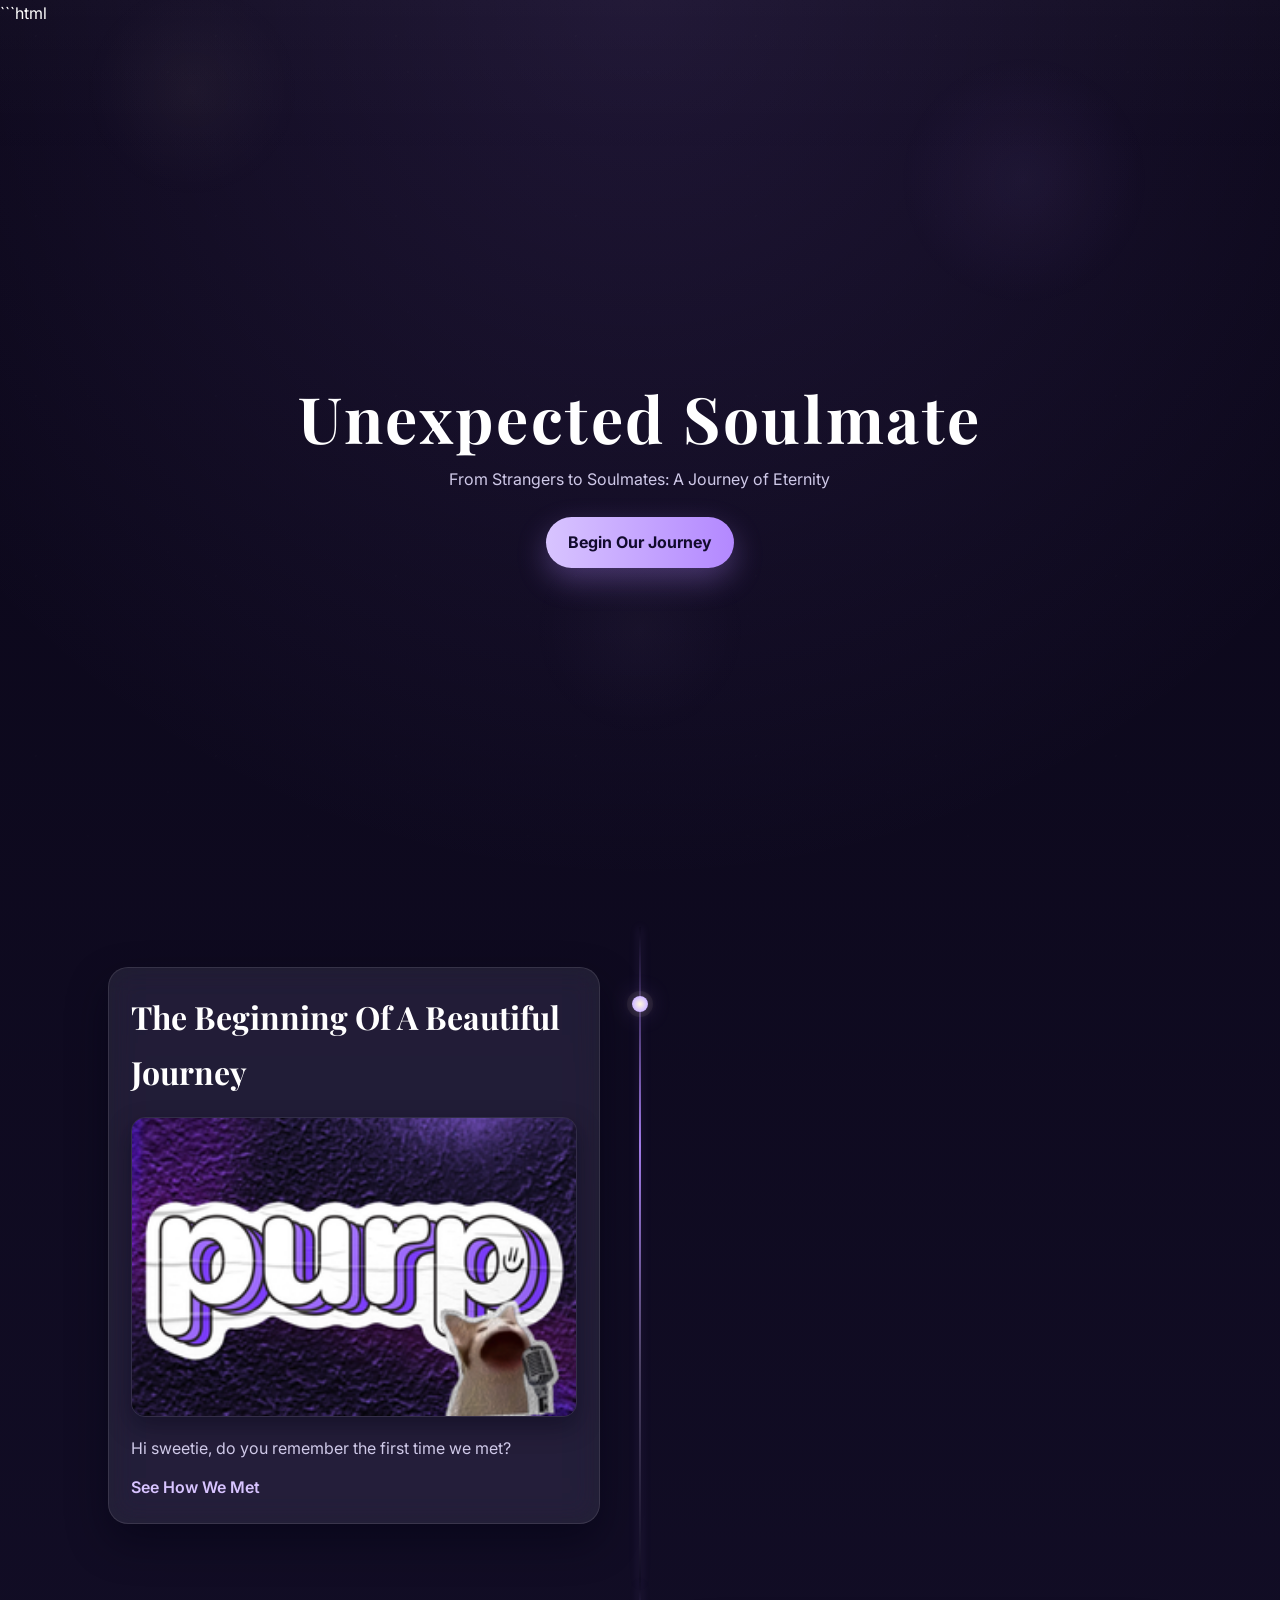
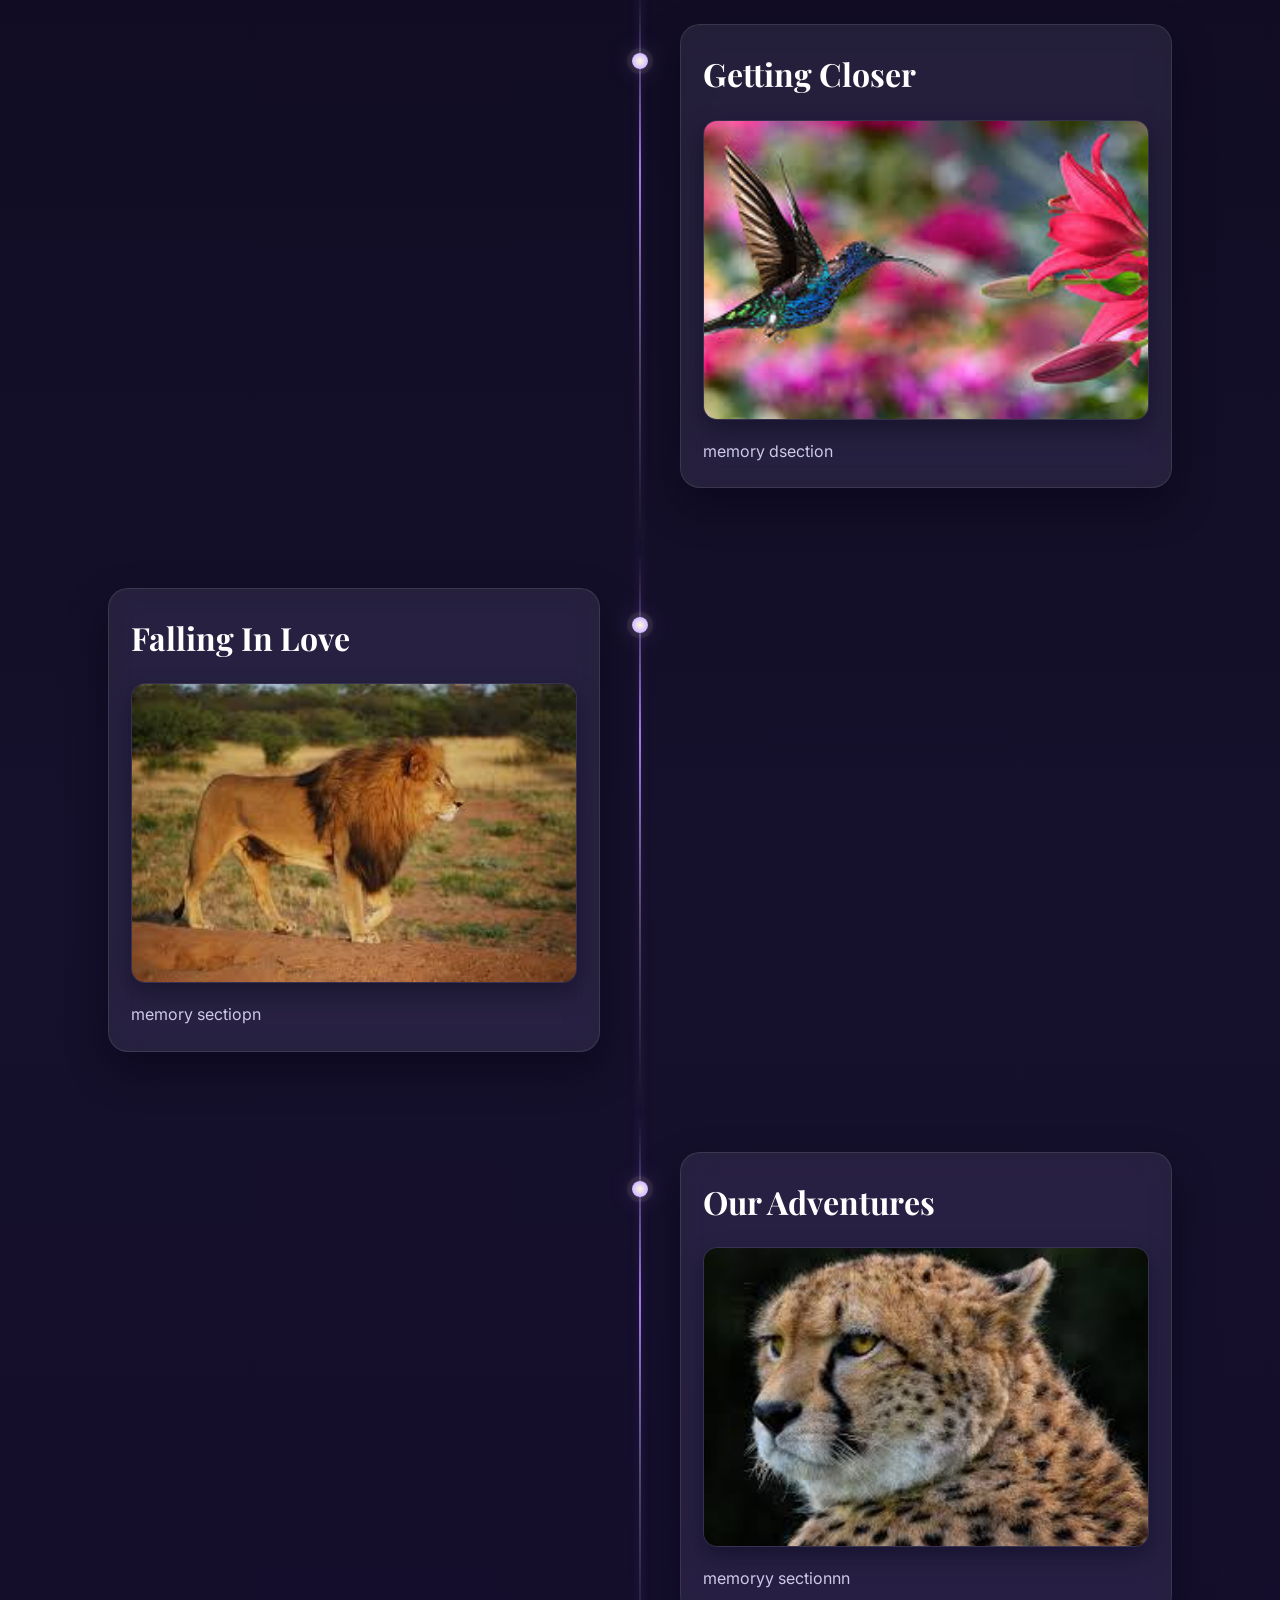
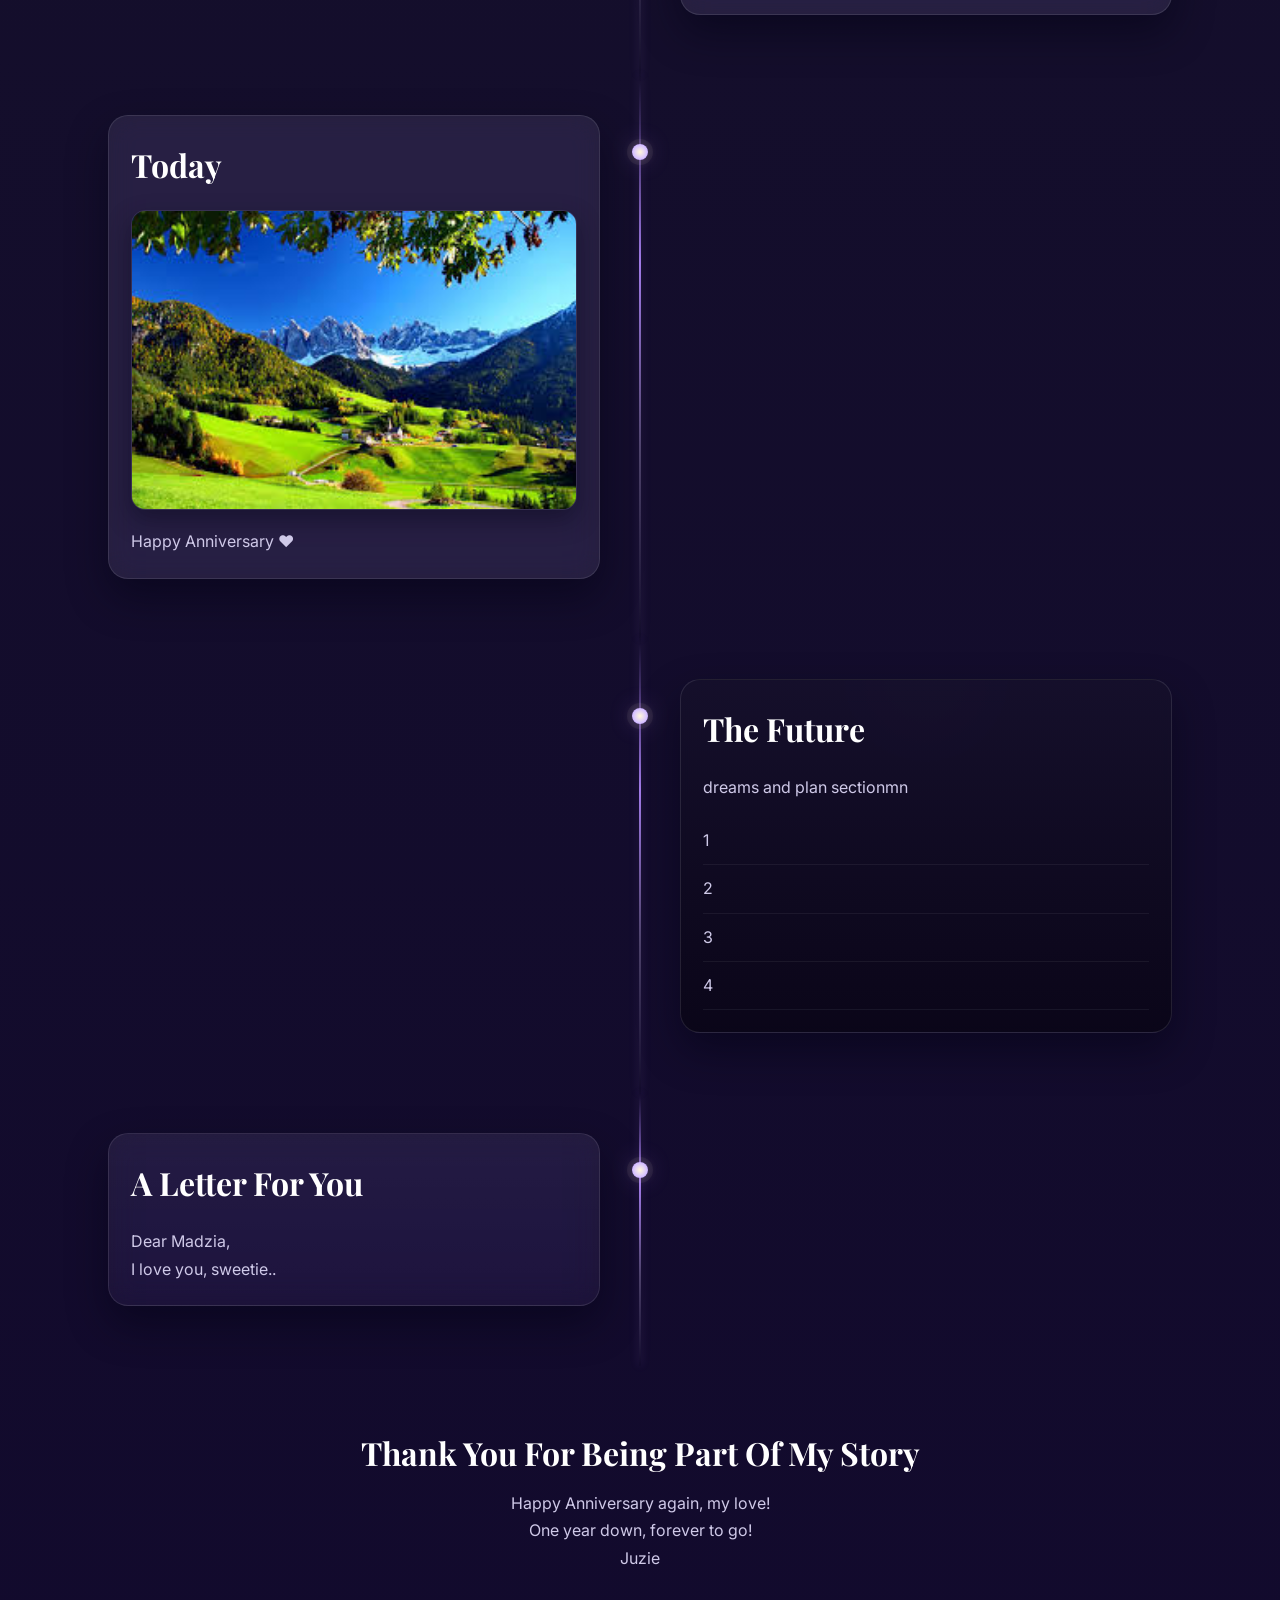
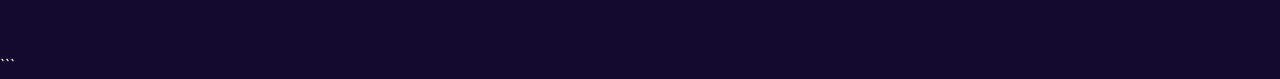
<file: ALL CODE/index.html>
```html
<!DOCTYPE html>
<html lang="en">

<head>

  <meta charset="UTF-8">
  <meta name="viewport" content="width=device-width, initial-scale=1.0">

  <title>Our Story Among The Stars</title>

  <link rel="stylesheet" href="main-design.css">

  <!-- Fonts -->
  <link rel="preconnect" href="https://fonts.googleapis.com">
  <link rel="preconnect" href="https://fonts.gstatic.com" crossorigin>

  <link href="https://fonts.googleapis.com/css2?family=Inter:wght@300;400;500;600&family=Playfair+Display:wght@400;500;600;700&display=swap" rel="stylesheet">

</head>

<body>

  <!-- HERO SECTION -->

  <header id="hero">

    <div class="hero-content">

      <h1>Unexpected Soulmate</h1>

      <p>
        From Strangers to Soulmates:
        A Journey of Eternity
      </p>

      <a href="#beginning" class="hero-button">
        Begin Our Journey
      </a>

    </div>

  </header>



  <main>

    <!-- CHAPTER 1 - THE BEGINNING  -->

    <section id="beginning" class="story-section">

      <div class="story-card">

        <h2>The Beginning Of A Beautiful Journey</h2>

        <div class="image-container">

          <img
            src="pictures/purp-logo.png"
            alt="The beginning of our story">

        </div>

        <p>
          Hi sweetie, do you remember the first time we met?
        </p>

        <a href="How we met.html">
          See How We Met
        </a>

      </div>

    </section>


    <!-- CHAPTER 2 - GETTING CLOSER -->


    <section id="getting-closer" class="story-section">

      <div class="story-card">

        <h2>Getting Closer</h2>

        <div class="image-container">

          <img
            src="pictures/2.jpg"
            alt="Getting closer together">

        </div>

        <p>

          memory dsection

        </p>

      </div>

    </section>



    <!-- CHAPTER 3 - FALLING IN LOVE -->


    <section id="falling-in-love" class="story-section">

      <div class="story-card">

        <h2>Falling In Love</h2>

        <div class="image-container">

          <img
            src="pictures/3.jpg"
            alt="Falling in love">

        </div>

        <p>

          memory sectiopn

        </p>

      </div>

    </section>


    <!-- CHAPTER 4 - OUR ADVENTURES -->


    <section id="our-adventures" class="story-section">

      <div class="story-card">

        <h2>Our Adventures</h2>

        <div class="image-container">

          <img
            src="pictures/4.jpg"
            alt="Our adventures">

        </div>

        <p>

          memoryy sectionnn

        </p>

      </div>

    </section>


    <!-- CHAPTER 5 - TODAY -->


    <section id="today" class="story-section">

      <div class="story-card">

        <h2>Today</h2>

        <div class="image-container">

          <img
            src="pictures/5.jpg"
            alt="Today">

        </div>

        <p>

          Happy Anniversary ❤️

        </p>

      </div>

    </section>


    <!-- FUTURE DREAMS -->


    <section id="future" class="story-section">

      <div class="story-card">

        <h2>The Future</h2>

        <p>

          dreams and plan sectionmn

        </p>

        <ul>

          <li> 1</li>

          <li>2</li>

          <li> 3</li>

          <li> 4</li>

        </ul>

      </div>

    </section>




    <!-- LOVE LETTER -->

    <section id="love-letter" class="story-section">

      <div class="story-card">

        <h2>A Letter For You</h2>

        <p>

          Dear Madzia,

        </p>

        <p>

          I love you, sweetie..

        </p>

      </div>

    </section>

  </main>


  <!-- FOOTER -->


  <footer>

    <div class="footer-content">

      <h2>
        Thank You For Being Part Of My Story
      </h2>

      <p>
        Happy Anniversary again, my love!
      </p>

      <p>
        One year down, forever to go!
      </p>

      <p> 
        Juzie 
      </p>

    </div>

  </footer>

</body>

</html>
```
</file>
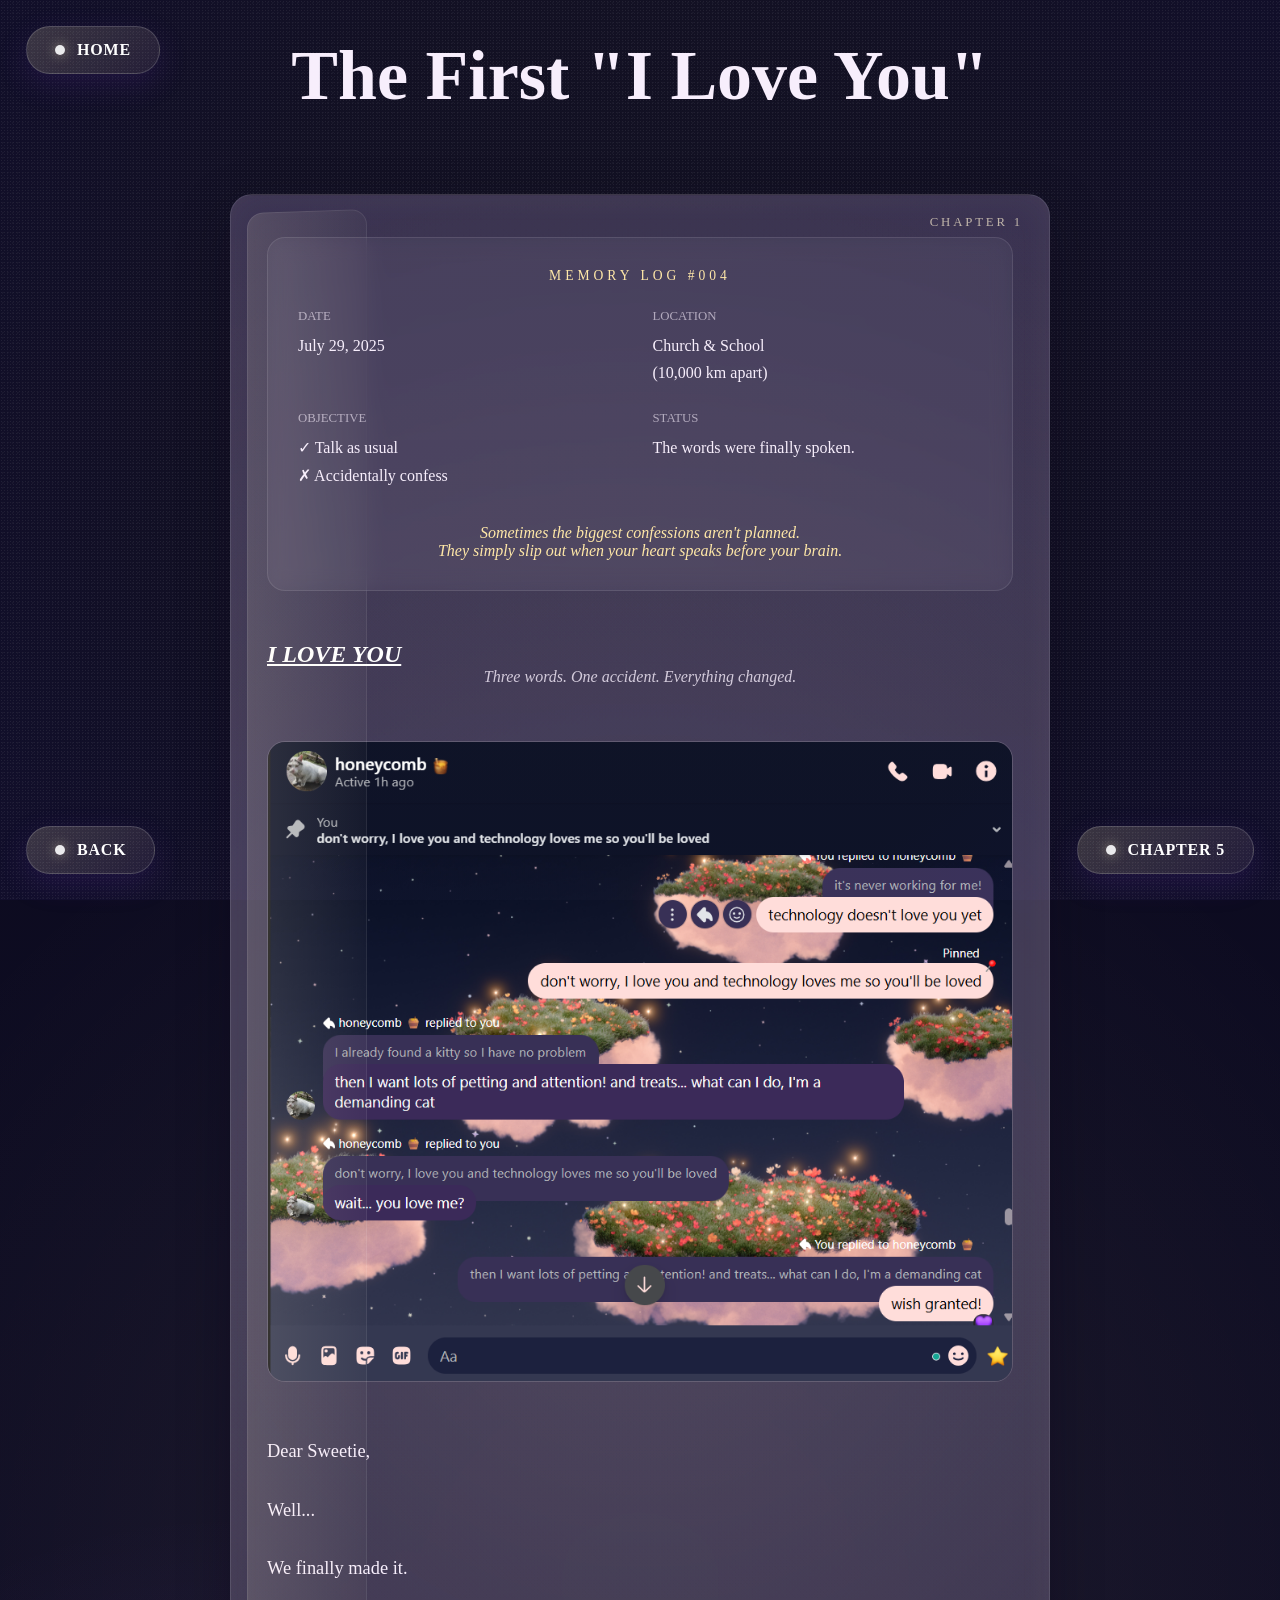
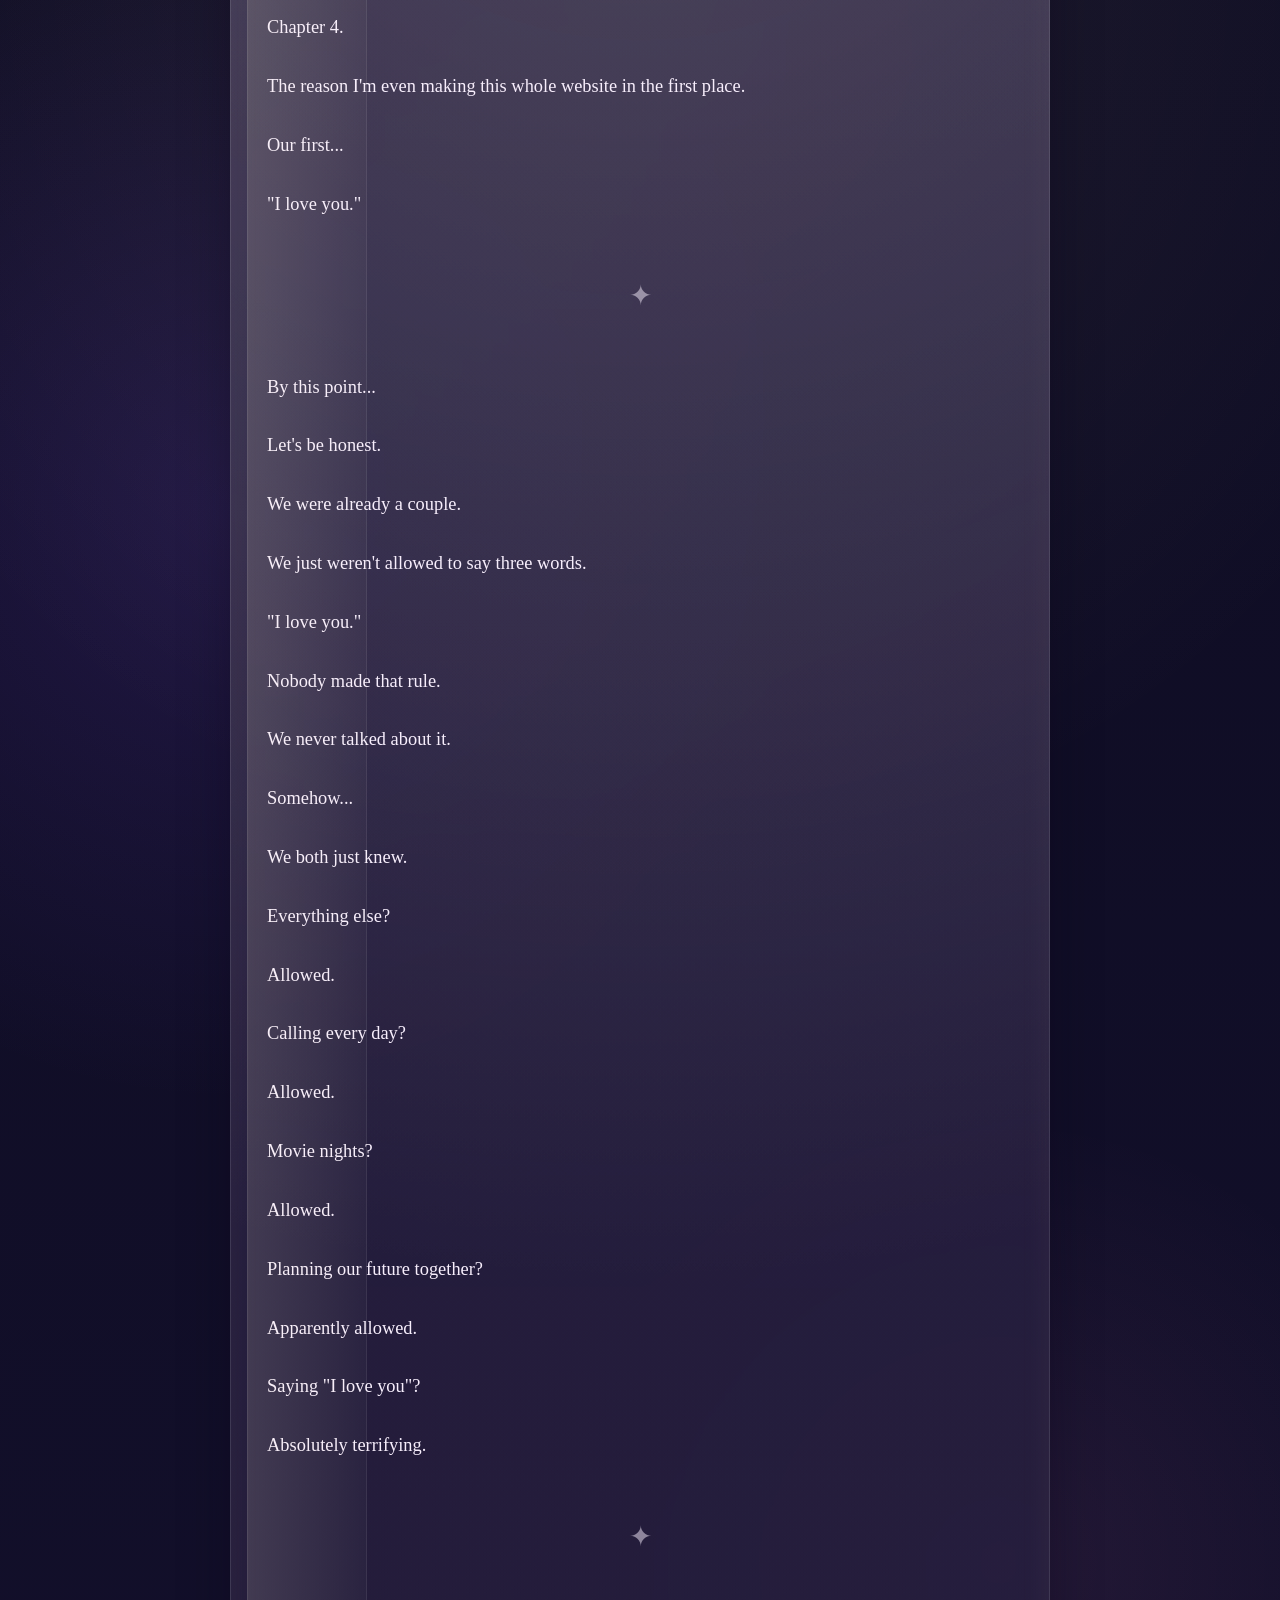
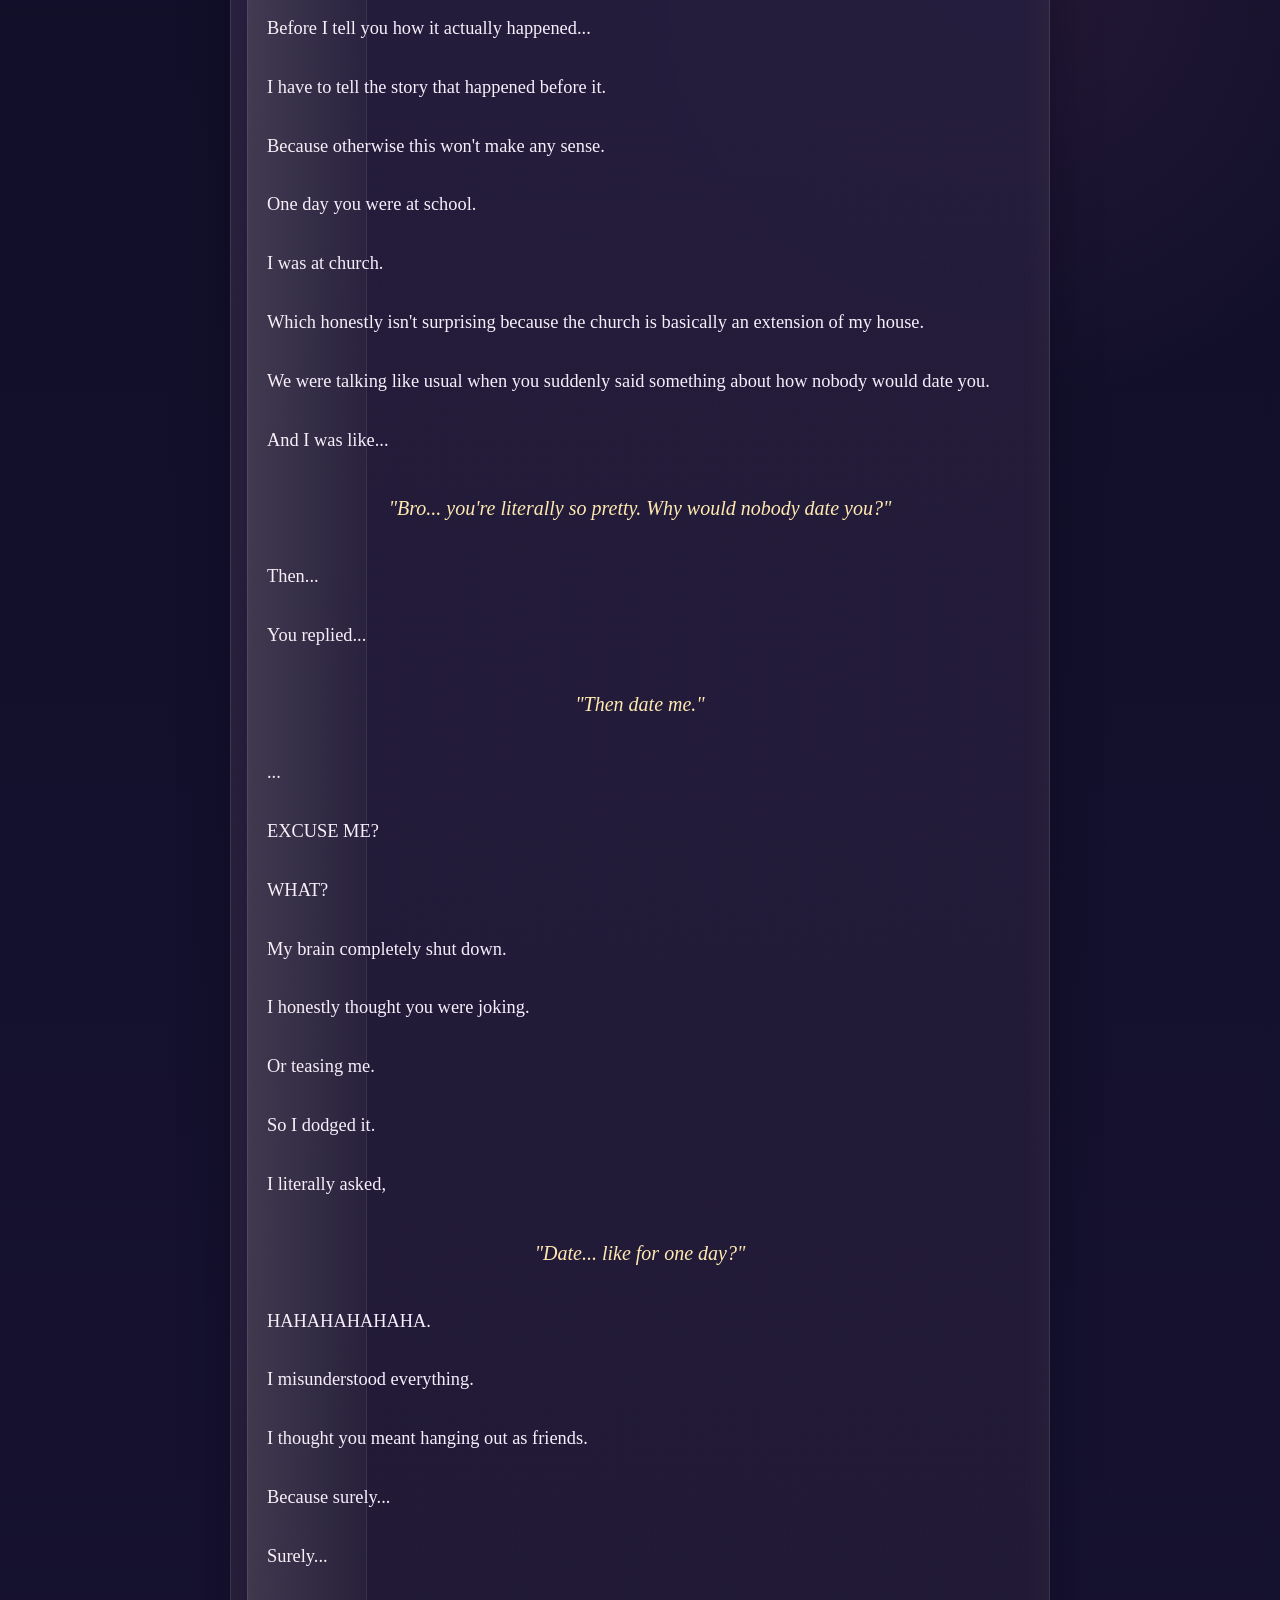
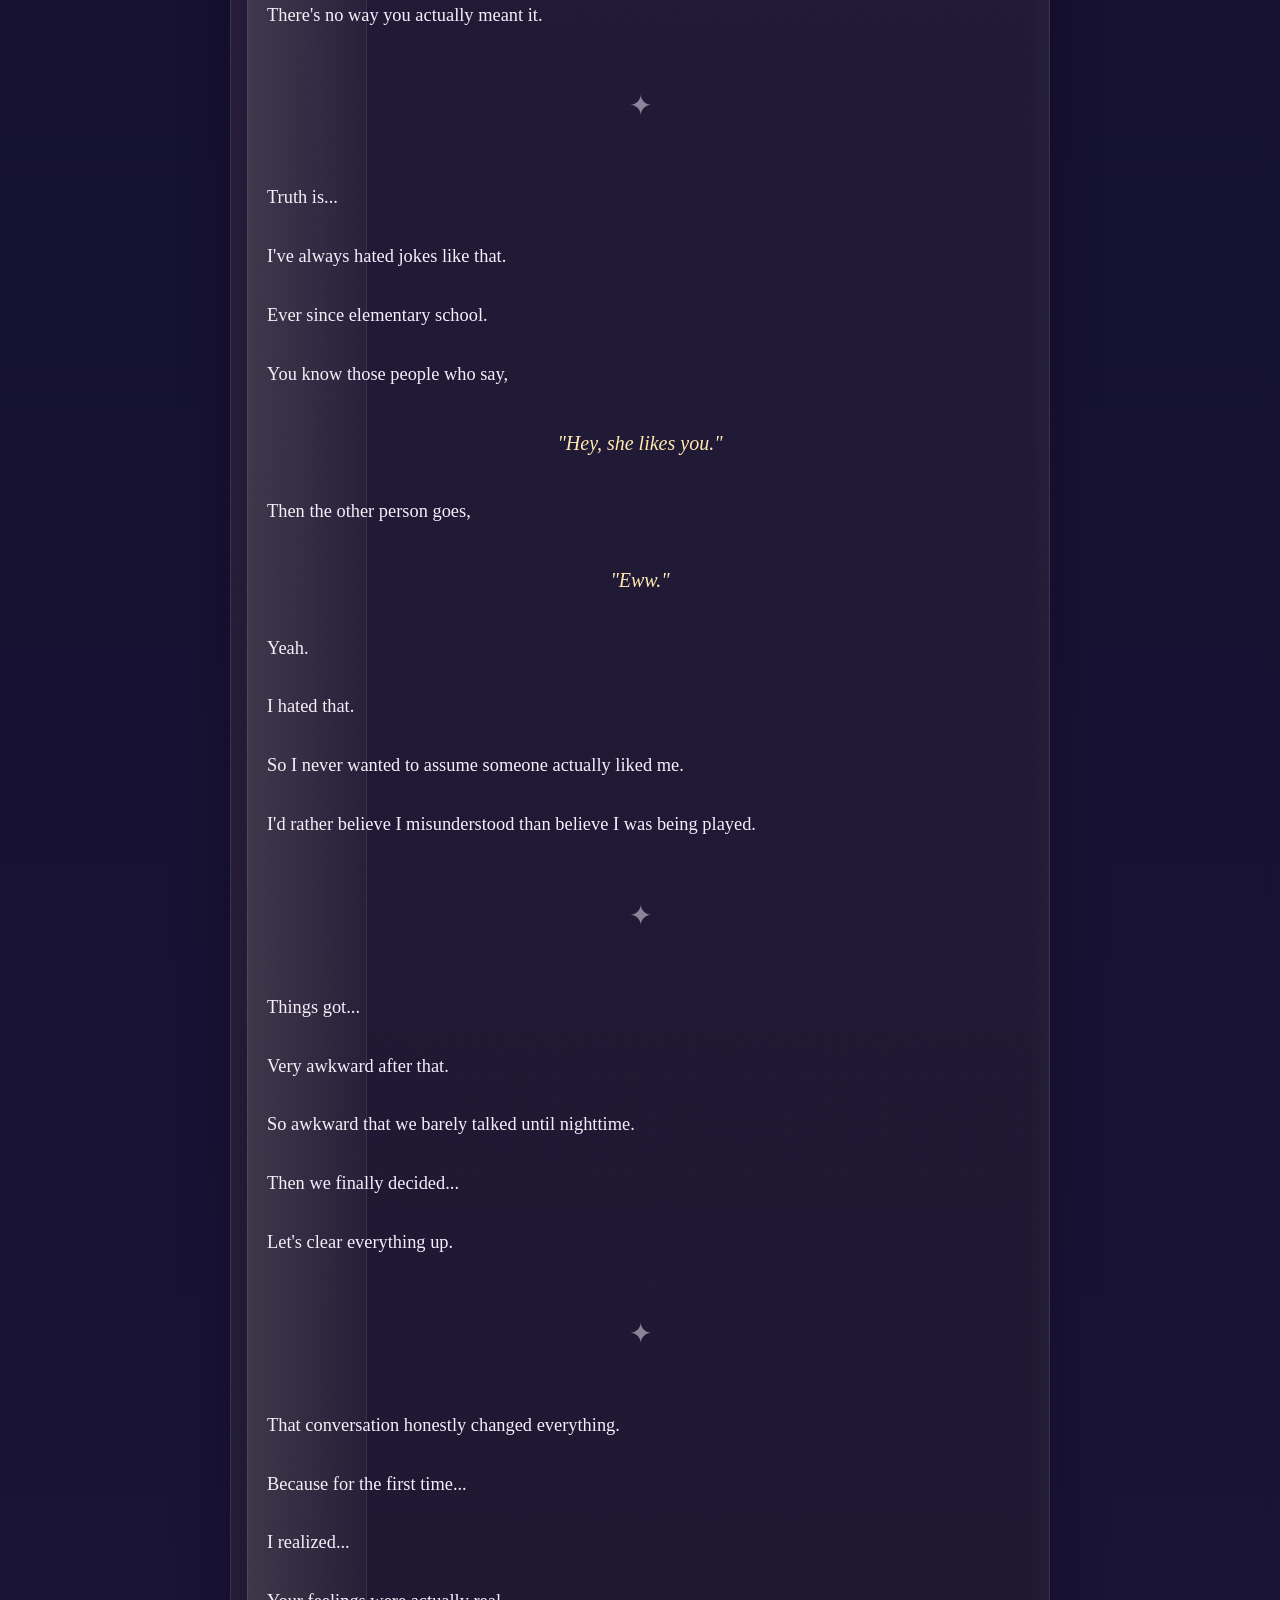
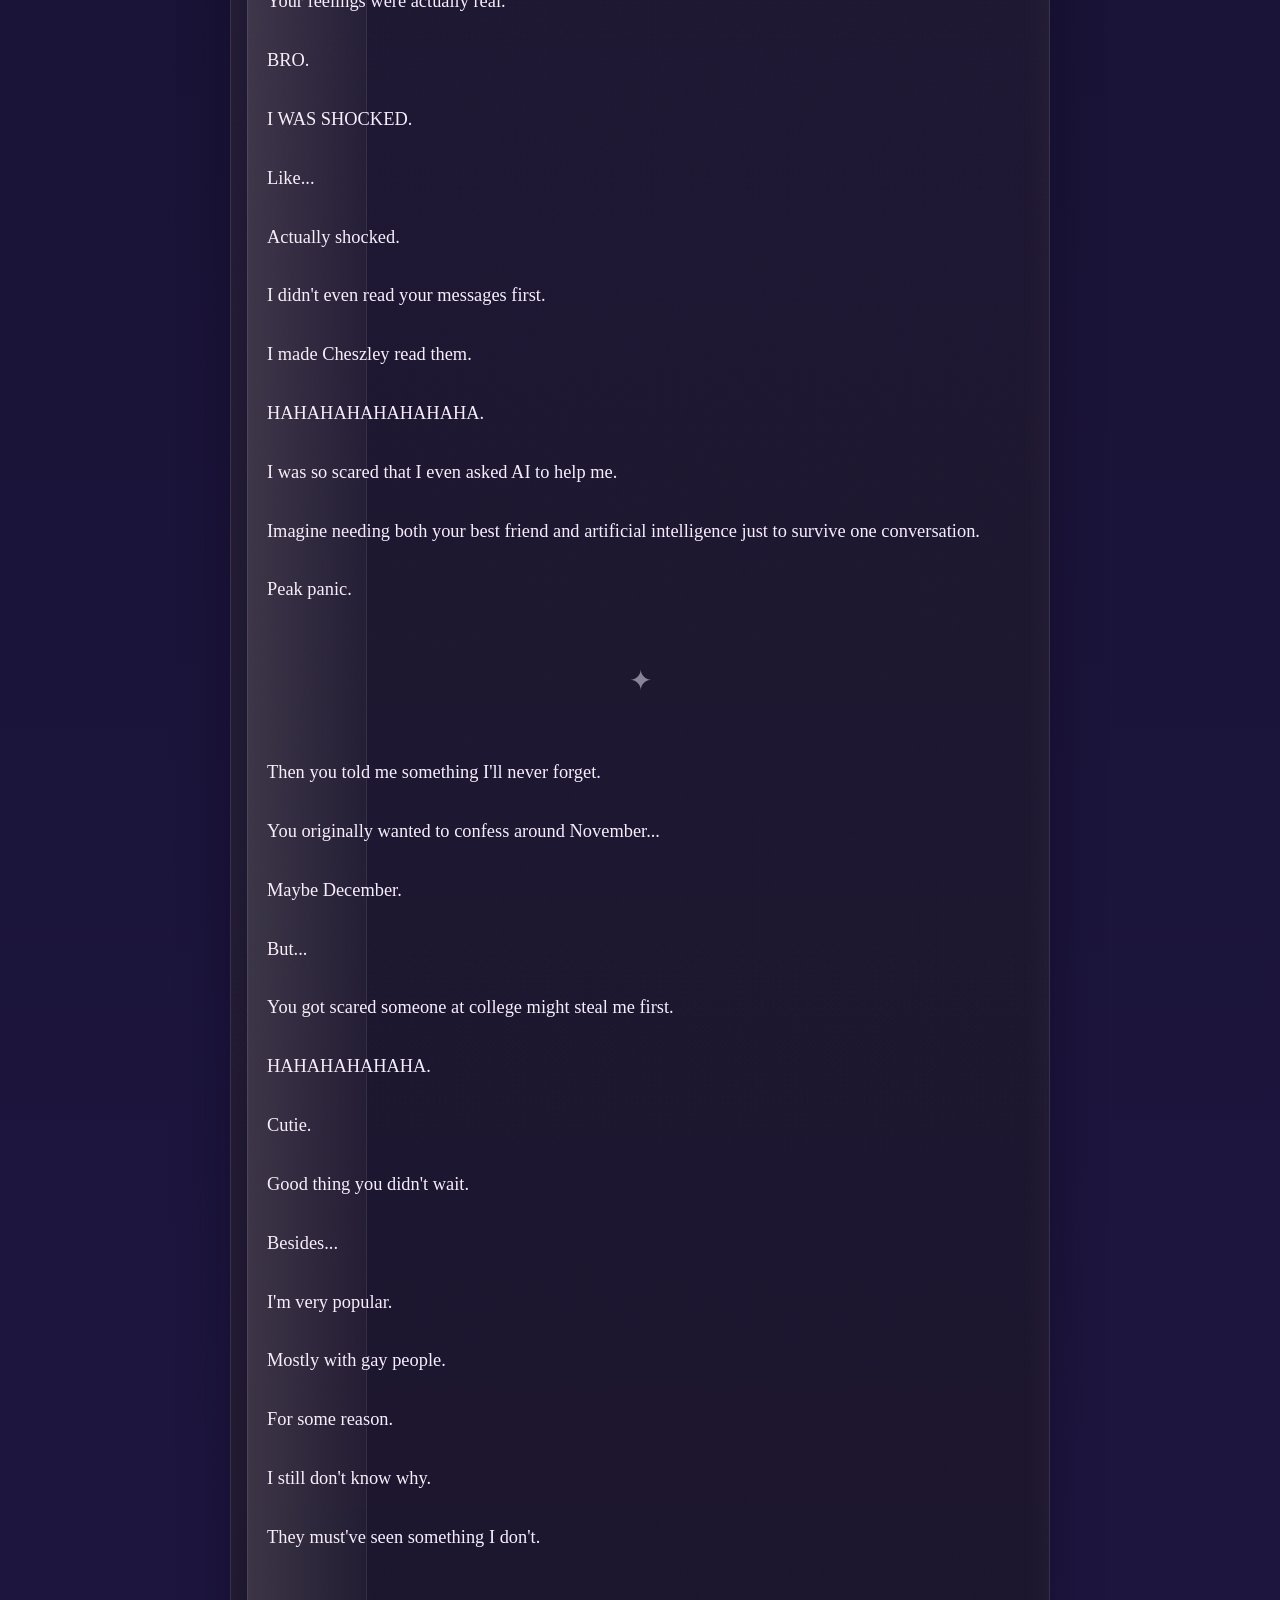
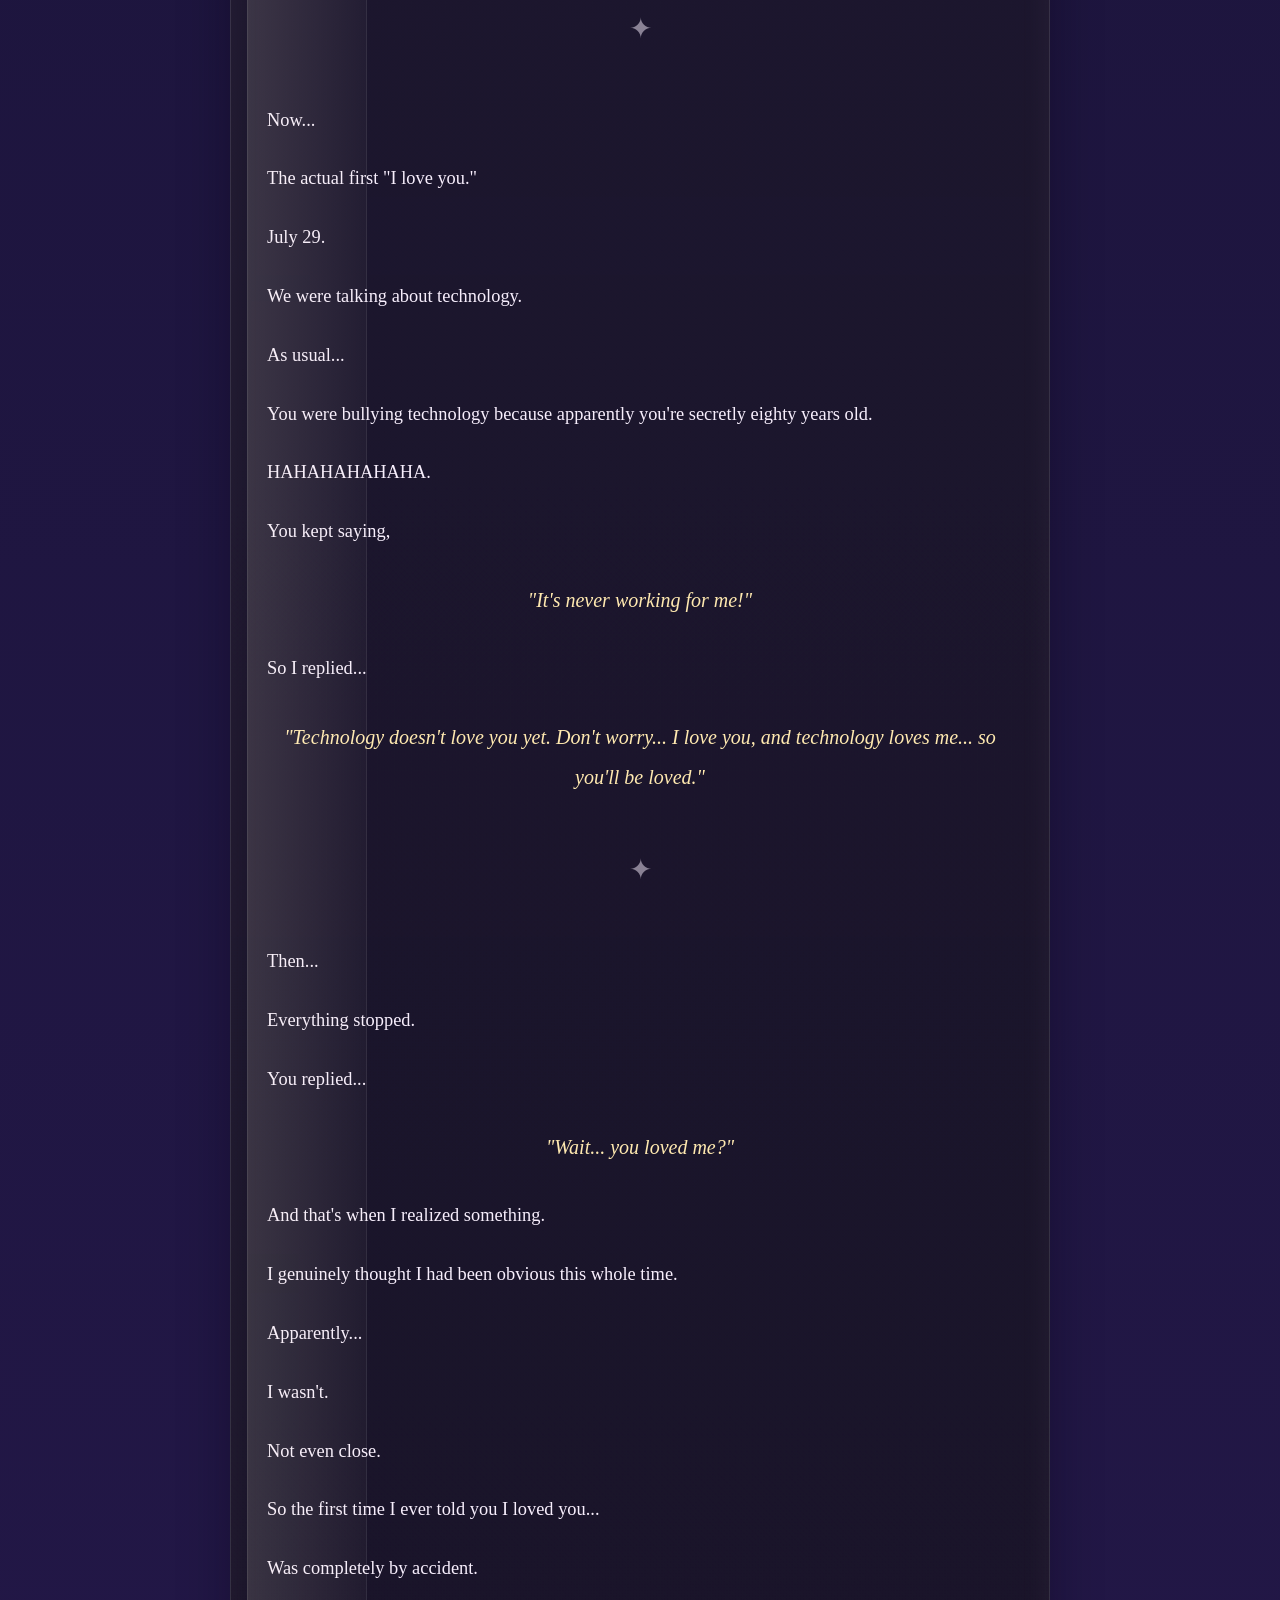
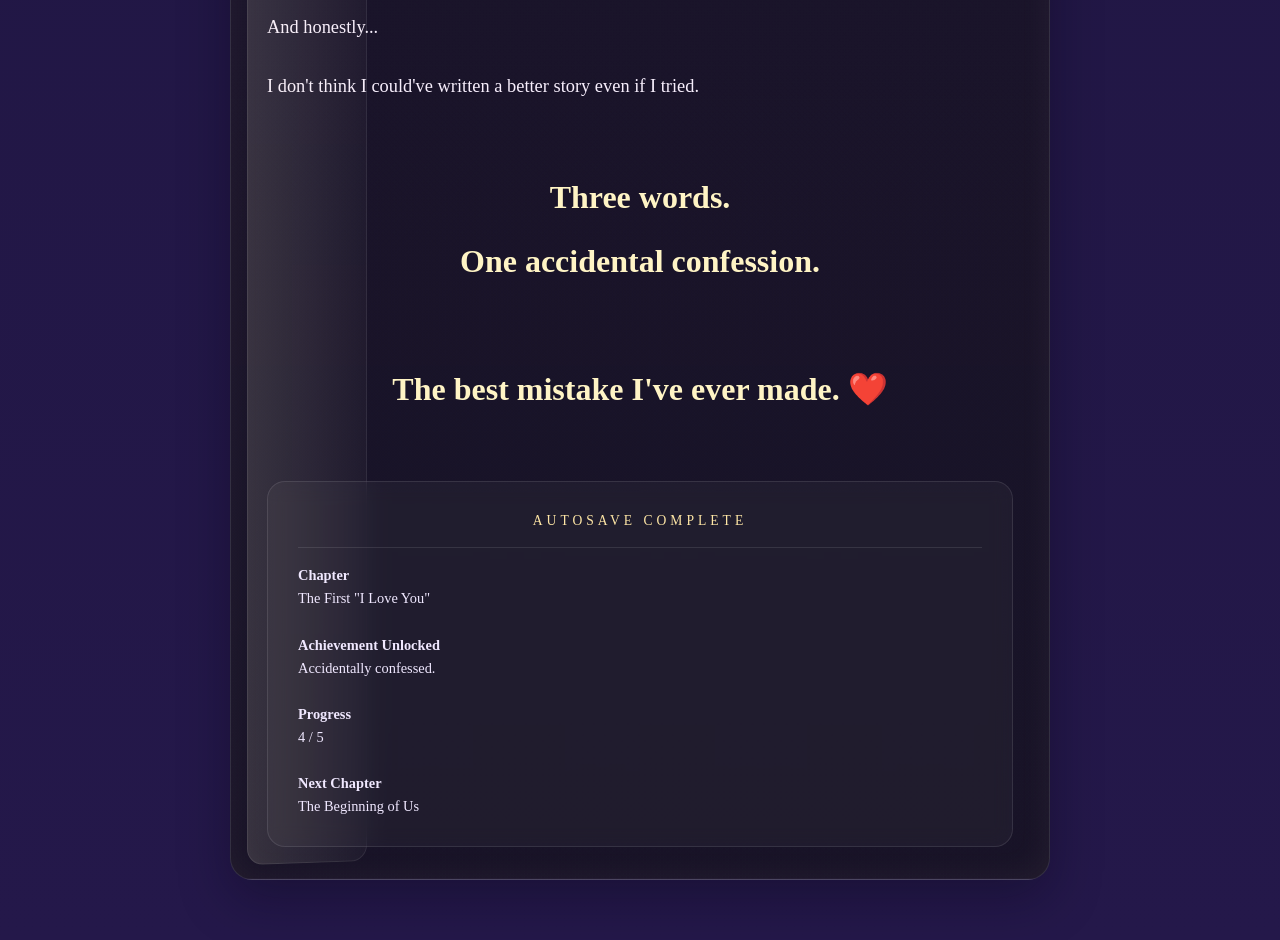
<file: CHAPTER-4.html>
<!DOCTYPE html>
<html lang="en">
<head>
  <meta charset="UTF-8">
  <meta name="viewport" content="width=device-width, initial-scale=1.0">
  <title>Chapter 1 — The First Encounter</title>
  <style>
    * {
      box-sizing: border-box;
      margin: 0;
      padding: 0;
    }

    body {
      min-height: 100vh;
      font-family: "Georgia", "Times New Roman", serif;
      color: #f7eefc;
      background:
        radial-gradient(circle at 50% 15%, rgba(255, 236, 190, 0.08), transparent 10%),
        radial-gradient(circle at 18% 20%, rgba(138, 84, 255, 0.14), transparent 7%),
        radial-gradient(circle at 78% 30%, rgba(255, 138, 209, 0.08), transparent 6%),
        linear-gradient(180deg, #0b0a1d 0%, #161231 48%, #24184a 100%);
      overflow-x: hidden;
      position: relative;
    }

    body::before {
      content: "";
      position: fixed;
      inset: 0;
      background:
        radial-gradient(circle, rgba(255, 255, 255, 0.9) 1px, transparent 1px) 0 0 / 3px 3px,
        radial-gradient(circle, rgba(255, 255, 255, 0.5) 1px, transparent 1px) 20px 20px / 5px 5px;
      opacity: 0.08;
      pointer-events: none;
    }

    body::after {
      content: "";
      position: fixed;
      inset: 0;
      background:
        radial-gradient(circle at center, transparent 0%, rgba(5, 3, 18, 0.12) 58%, rgba(5, 3, 18, 0.65) 100%),
        linear-gradient(to bottom, rgba(255, 228, 187, 0.03), rgba(255, 228, 187, 0.01));
      mix-blend-mode: screen;
      pointer-events: none;
    }

    .chapter-title {
      text-align: center;
      font-size: 70px;
      padding-top: 36px;
      padding-bottom: 18px;
    }

    .chapter-page {
      min-height: 100vh;
      display: flex;
      align-items: center;
      justify-content: center;
      padding: 60px 24px;
    }

    .chapter-card {
      width: min(820px, 100%);
      background:
        linear-gradient(180deg, rgba(255, 255, 255, 0.08), rgba(255, 225, 205, 0.04)),
        radial-gradient(circle at 50% 10%, rgba(255, 248, 226, 0.18), transparent 18%),
        linear-gradient(180deg, rgba(23, 14, 54, 0.86), rgba(14, 10, 30, 0.94));
      border: 1px solid rgba(255, 255, 255, 0.12);
      border-radius: 22px;
      padding: 42px 36px 32px;
      box-shadow:
        inset 0 0 35px rgba(255, 227, 186, 0.06),
        0 18px 50px rgba(8, 5, 22, 0.35);
      backdrop-filter: blur(8px);
      position: relative;
      overflow: hidden;
    }

    .chapter-card::before {
      content: "";
      position: absolute;
      top: 16px;
      left: 16px;
      width: 120px;
      height: calc(100% - 32px);
      background: linear-gradient(90deg, rgba(255, 243, 215, 0.14), rgba(255, 243, 215, 0.03));
      border-radius: 16px;
      box-shadow: inset 0 0 0 1px rgba(255, 255, 255, 0.08);
      transform: skewY(-2deg);
      pointer-events: none;
    }

    .chapter-card::after {
      content: "CHAPTER 1";
      position: absolute;
      top: 20px;
      right: 26px;
      font-size: 0.8rem;
      letter-spacing: 0.22em;
      color: rgba(255, 242, 211, 0.68);
      text-transform: uppercase;
      z-index: 1;
    }

    .chapter-headline {
      text-align: left;
      color: white;
      font-style: italic;
      text-decoration: underline;
    }

    .chapter-button-home {
      display: inline-flex;
      align-items: center;
      justify-content: center;
      padding: 14px 28px;
      border-radius: 999px;
      border: 1px solid rgba(255, 255, 255, 0.16);
      background: linear-gradient(135deg, rgba(255, 239, 191, 0.18), rgba(255, 205, 249, 0.08));
      color: #fff;
      font-weight: 600;
      letter-spacing: 0.05em;
      text-transform: uppercase;
      text-decoration: none;
      box-shadow: 0 10px 30px rgba(92, 44, 173, 0.18);
      transition: transform 0.2s ease, box-shadow 0.2s ease, background 0.2s ease;
      position: relative;
      z-index: 2;
    }

    .chapter-button-home:hover {
      transform: translateY(-1px);
      box-shadow: 0 12px 36px rgba(92, 44, 173, 0.28);
      background: linear-gradient(135deg, rgba(255, 249, 219, 0.25), rgba(255, 218, 250, 0.12));
    }

    .chapter-button-home::before {
      content: "";
      display: inline-block;
      width: 10px;
      height: 10px;
      margin-right: 12px;
      border-radius: 50%;
      background: rgba(255, 255, 255, 0.9);
      box-shadow: 0 0 12px rgba(255, 241, 192, 0.5);
    }

    .chapter-button-next {
      display: inline-flex;
      align-items: center;
      justify-content: center;
      padding: 14px 28px;
      border-radius: 999px;
      border: 1px solid rgba(255, 255, 255, 0.16);
      background: linear-gradient(135deg, rgba(255, 239, 191, 0.18), rgba(255, 205, 249, 0.08));
      color: #fff;
      font-weight: 600;
      letter-spacing: 0.05em;
      text-transform: uppercase;
      text-decoration: none;
      box-shadow: 0 10px 30px rgba(92, 44, 173, 0.18);
      transition: transform 0.2s ease, box-shadow 0.2s ease, background 0.2s ease;
      position: relative;
      z-index: 2;
    }

    .chapter-button-next:hover {
      transform: translateY(-1px);
      box-shadow: 0 12px 36px rgba(92, 44, 173, 0.28);
      background: linear-gradient(135deg, rgba(255, 249, 219, 0.25), rgba(255, 218, 250, 0.12));
    }

    .chapter-button-next::before {
      content: "";
      display: inline-block;
      width: 10px;
      height: 10px;
      margin-right: 12px;
      border-radius: 50%;
      background: rgba(255, 255, 255, 0.9);
      box-shadow: 0 0 12px rgba(255, 241, 192, 0.5);
    }

    .chapter-buttons {
      position: fixed;
      display: flex;
      gap: 12px;
      align-items: center;
      padding: 6px;
      background: transparent;
      z-index: 3000;
      pointer-events: auto;
      white-space: nowrap;
    }

    .chapter-buttons.pos-bottom-right { right: 20px; bottom: 20px; }
    .chapter-buttons.pos-bottom-left  { left: 20px;  bottom: 20px; }
    .chapter-buttons.pos-top-right    { right: 20px; top: 20px; }
    .chapter-buttons.pos-top-left     { left: 20px;  top: 20px; }
    .chapter-buttons.pos-center       { left: 50%; transform: translateX(-50%); bottom: 20px; }

    .chapter-subtitle {
      text-align: center;
      opacity: .8;
      margin-bottom: 30px;
    }

    .letter {
      font-size: 1.15rem;
      line-height: 2;
    }

    .letter p {
      margin: 22px 0;
    }

    .memory-divider {
      text-align: center;
      font-size: 28px;
      opacity: .5;
      margin: 45px 0;
    }

    .memory-image {
      width: 100%;
      border-radius: 18px;
      margin: 25px 0;
      border: 1px solid rgba(255, 255, 255, .15);
    }

    blockquote {
      text-align: center;
      font-style: italic;
      font-size: 1.25rem;
      margin: 30px auto;
      color: #ffe9b0;
    }

    .ending {
      text-align: center;
      margin-top: 60px;
      font-size: 2rem;
      font-weight: bold;
      color: #fff4c5;
    }

    /* ── Memory Log ── */
    .memory-log {
      background: rgba(255, 255, 255, .04);
      border: 1px solid rgba(255, 255, 255, .1);
      border-radius: 18px;
      padding: 30px;
      margin-bottom: 50px;
      backdrop-filter: blur(10px);
    }

    .memory-title {
      text-align: center;
      letter-spacing: 4px;
      font-size: .85rem;
      color: #ffe7a6;
      margin-bottom: 25px;
    }

    .memory-grid {
      display: grid;
      grid-template-columns: repeat(2, 1fr);
      gap: 25px;
    }

    .memory-grid span {
      display: block;
      font-size: .8rem;
      text-transform: uppercase;
      opacity: .6;
      margin-bottom: 8px;
    }

    .memory-grid p {
      line-height: 1.7;
    }

    .memory-ending {
      margin-top: 35px;
      text-align: center;
      font-style: italic;
      color: #ffe7a6;
    }

    /* ── Lost Memory block ── */
    .lost-memory {
      text-align: center;
      padding: 30px;
      border-radius: 18px;
      margin: 30px 0;
      background: rgba(255, 255, 255, 0.04);
      border: 1px dashed rgba(255, 255, 255, 0.2);
      backdrop-filter: blur(6px);
    }

    .lost-memory h3 {
      margin-bottom: 10px;
      opacity: 0.9;
    }

    .camera {
      width: 60px;
      height: 40px;
      margin: 0 auto 12px;
      border-radius: 8px;
      background: rgba(255, 255, 255, 0.1);
      position: relative;
    }

    .camera::after {
      content: "";
      position: absolute;
      width: 12px;
      height: 12px;
      border: 2px solid rgba(255, 255, 255, 0.6);
      border-radius: 50%;
      left: 50%;
      top: 50%;
      transform: translate(-50%, -50%);
    }

    /* ── Autosave ── */
    .autosave {
      margin-top: 60px;
      padding: 28px 30px;
      background: rgba(255, 255, 255, .04);
      border: 1px solid rgba(255, 255, 255, .1);
      border-radius: 18px;
      backdrop-filter: blur(10px);
      font-size: .9rem;
      line-height: 1.6;
      color: #f0e8ff;
    }

    .autosave hr {
      border: none;
      border-top: 1px solid rgba(255, 255, 255, .1);
      margin: 16px 0;
    }

    .autosave-title {
      text-align: center;
      letter-spacing: 4px;
      font-size: .85rem;
      color: #ffe7a6;
      margin-bottom: 16px;
    }
  </style>
</head>

<body>

  <h1 class="chapter-title">The First "I Love You"</h1>

  <main class="chapter-page">
    <section class="chapter-card">

      <!-- MEMORY LOG -->
      <div class="memory-log">
        <div class="memory-title">MEMORY LOG #004</div>
        <div class="memory-grid">
          <div>
            <span>Date</span>
            <p>July 29, 2025</p>
          </div>
          <div>
            <span>Location</span>
            <p>Church &amp; School<br>(10,000 km apart)</p>
          </div>
          <div>
            <span>Objective</span>
            <p>
              ✓ Talk as usual<br>
              ✗ Accidentally confess
            </p>
          </div>
          <div>
            <span>Status</span>
            <p>The words were finally spoken.</p>
          </div>
        </div>
        <p class="memory-ending">
          Sometimes the biggest confessions aren't planned.
          <br>
          They simply slip out when your heart speaks before your brain.
        </p>

        

      </div>

      <!-- HEADLINE -->
      <h2 class="chapter-headline">I LOVE YOU</h2>

      <p class="chapter-subtitle">
        <em>Three words. One accident. Everything changed.</em>
      </p>

      <img
        src="pictures/chapter-4.png"
        alt="Instagram ss"
        class="memory-image">

      <!-- LETTER -->
      <div class="letter">

        <p>Dear Sweetie,</p>

        <p>Well...</p>

        <p>We finally made it.</p>

        <p>Chapter 4.</p>

        <p>The reason I'm even making this whole website in the first place.</p>

        <p>Our first...</p>

        <p>"I love you."</p>

        <div class="memory-divider">✦</div>

        <p>By this point...</p>

        <p>Let's be honest.</p>

        <p>We were already a couple.</p>

        <p>We just weren't allowed to say three words.</p>

        <p>"I love you."</p>

        <p>Nobody made that rule.</p>

        <p>We never talked about it.</p>

        <p>Somehow...</p>

        <p>We both just knew.</p>

        <p>Everything else?</p>

        <p>Allowed.</p>

        <p>Calling every day?</p>

        <p>Allowed.</p>

        <p>Movie nights?</p>

        <p>Allowed.</p>

        <p>Planning our future together?</p>

        <p>Apparently allowed.</p>

        <p>Saying "I love you"?</p>

        <p>Absolutely terrifying.</p>

        <div class="memory-divider">✦</div>

        <p>Before I tell you how it actually happened...</p>

        <p>I have to tell the story that happened before it.</p>

        <p>Because otherwise this won't make any sense.</p>

        <p>One day you were at school.</p>

        <p>I was at church.</p>

        <p>Which honestly isn't surprising because the church is basically an extension of my house.</p>

        <p>We were talking like usual when you suddenly said something about how nobody would date you.</p>

        <p>And I was like...</p>

        <blockquote>"Bro... you're literally so pretty. Why would nobody date you?"</blockquote>

        <p>Then...</p>

        <p>You replied...</p>

        <blockquote>"Then date me."</blockquote>

        <p>...</p>

        <p>EXCUSE ME?</p>

        <p>WHAT?</p>

        <p>My brain completely shut down.</p>

        <p>I honestly thought you were joking.</p>

        <p>Or teasing me.</p>

        <p>So I dodged it.</p>

        <p>I literally asked,</p>

        <blockquote>"Date... like for one day?"</blockquote>

        <p>HAHAHAHAHAHA.</p>

        <p>I misunderstood everything.</p>

        <p>I thought you meant hanging out as friends.</p>

        <p>Because surely...</p>

        <p>Surely...</p>

        <p>There's no way you actually meant it.</p>

        <div class="memory-divider">✦</div>

        <p>Truth is...</p>

        <p>I've always hated jokes like that.</p>

        <p>Ever since elementary school.</p>

        <p>You know those people who say,</p>

        <blockquote>"Hey, she likes you."</blockquote>

        <p>Then the other person goes,</p>

        <blockquote>"Eww."</blockquote>

        <p>Yeah.</p>

        <p>I hated that.</p>

        <p>So I never wanted to assume someone actually liked me.</p>

        <p>I'd rather believe I misunderstood than believe I was being played.</p>

        <div class="memory-divider">✦</div>

        <p>Things got...</p>

        <p>Very awkward after that.</p>

        <p>So awkward that we barely talked until nighttime.</p>

        <p>Then we finally decided...</p>

        <p>Let's clear everything up.</p>

        <div class="memory-divider">✦</div>

        <p>That conversation honestly changed everything.</p>

        <p>Because for the first time...</p>

        <p>I realized...</p>

        <p>Your feelings were actually real.</p>

        <p>BRO.</p>

        <p>I WAS SHOCKED.</p>

        <p>Like...</p>

        <p>Actually shocked.</p>

        <p>I didn't even read your messages first.</p>

        <p>I made Cheszley read them.</p>

        <p>HAHAHAHAHAHAHAHA.</p>

        <p>I was so scared that I even asked AI to help me.</p>

        <p>Imagine needing both your best friend and artificial intelligence just to survive one conversation.</p>

        <p>Peak panic.</p>

        <div class="memory-divider">✦</div>

        <p>Then you told me something I'll never forget.</p>

        <p>You originally wanted to confess around November...</p>

        <p>Maybe December.</p>

        <p>But...</p>

        <p>You got scared someone at college might steal me first.</p>

        <p>HAHAHAHAHAHA.</p>

        <p>Cutie.</p>

        <p>Good thing you didn't wait.</p>

        <p>Besides...</p>

        <p>I'm very popular.</p>

        <p>Mostly with gay people.</p>

        <p>For some reason.</p>

        <p>I still don't know why.</p>

        <p>They must've seen something I don't.</p>

        <div class="memory-divider">✦</div>

        <p>Now...</p>

        <p>The actual first "I love you."</p>

        <p>July 29.</p>

        <p>We were talking about technology.</p>

        <p>As usual...</p>

        <p>You were bullying technology because apparently you're secretly eighty years old.</p>

        <p>HAHAHAHAHAHA.</p>

        <p>You kept saying,</p>

        <blockquote>"It's never working for me!"</blockquote>

        <p>So I replied...</p>

        <blockquote>
          "Technology doesn't love you yet.
          Don't worry...
          I love you, and technology loves me...
          so you'll be loved."
        </blockquote>

        <div class="memory-divider">✦</div>

        <p>Then...</p>

        <p>Everything stopped.</p>

        <p>You replied...</p>

        <blockquote>"Wait... you loved me?"</blockquote>

        <p>And that's when I realized something.</p>

        <p>I genuinely thought I had been obvious this whole time.</p>

        <p>Apparently...</p>

        <p>I wasn't.</p>

        <p>Not even close.</p>

        <p>So the first time I ever told you I loved you...</p>

        <p>Was completely by accident.</p>

        <p>And honestly...</p>

        <p>I don't think I could've written a better story even if I tried.</p>

        <h3 class="ending">
          Three words.
          <br>
          One accidental confession.
          <br><br>
          The best mistake I've ever made.
          ❤️
        </h3>

      </div>

      <!-- AUTOSAVE -->
      <div class="autosave">
        <p class="autosave-title">AUTOSAVE COMPLETE</p>
        <hr>
        <p><strong>Chapter</strong><br>The First "I Love You"</p>
        <br>
        <p><strong>Achievement Unlocked</strong><br>Accidentally confessed.</p>
        <br>
        <p><strong>Progress</strong><br>4 / 5</p>
        <br>
        <p><strong>Next Chapter</strong><br>The Beginning of Us</p>
      </div>

    </section>
  </main>

    <div class="chapter-buttons pos-top-left">
    <a href="index.html" class="chapter-button-home">
        Home
    </a>
</div>

    <div class="chapter-buttons pos-bottom-left">
    <a href="friends-lover.html" class="chapter-button-home">
        Back
    </a>
</div>

    <div class="chapter-buttons pos-bottom-right">
    <a href="CHAPTER-5.html" class="chapter-button-next">
        Chapter 5 
    </a>
</div>

</body>
</html>
</file>
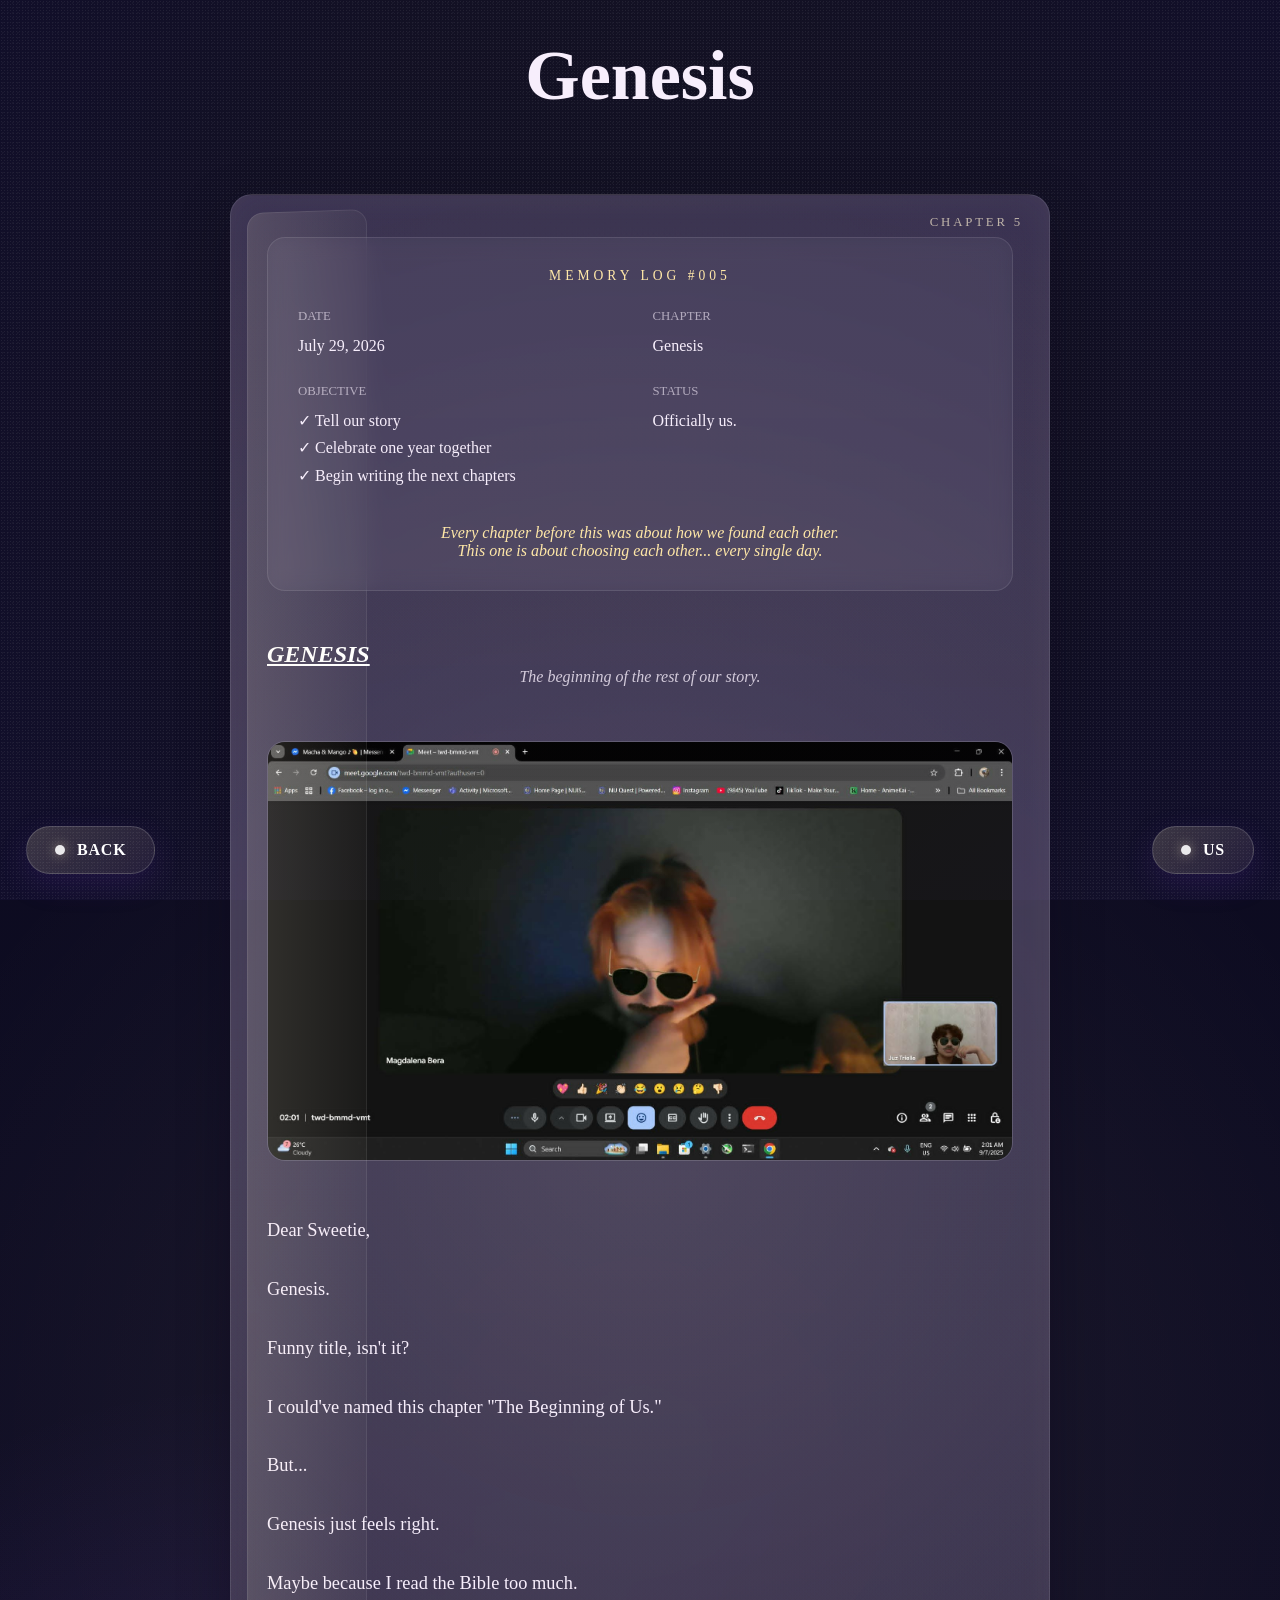
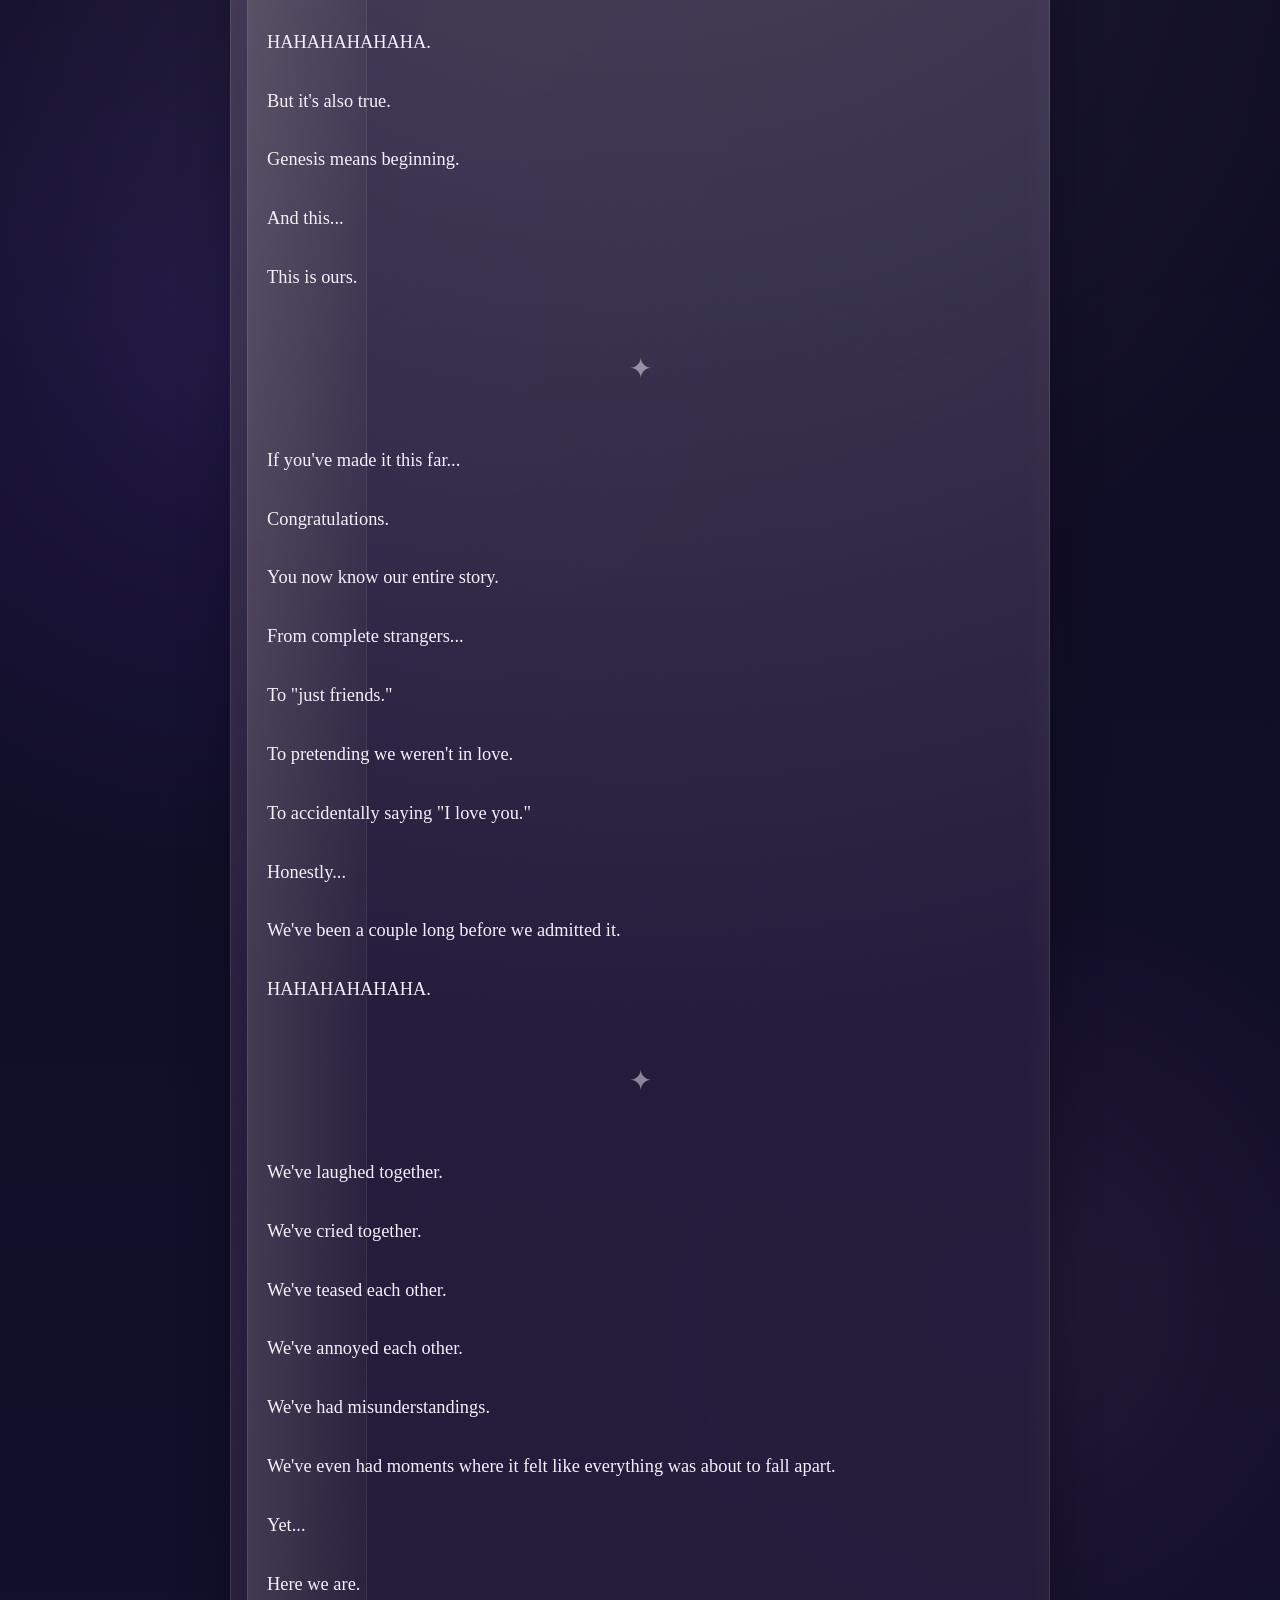
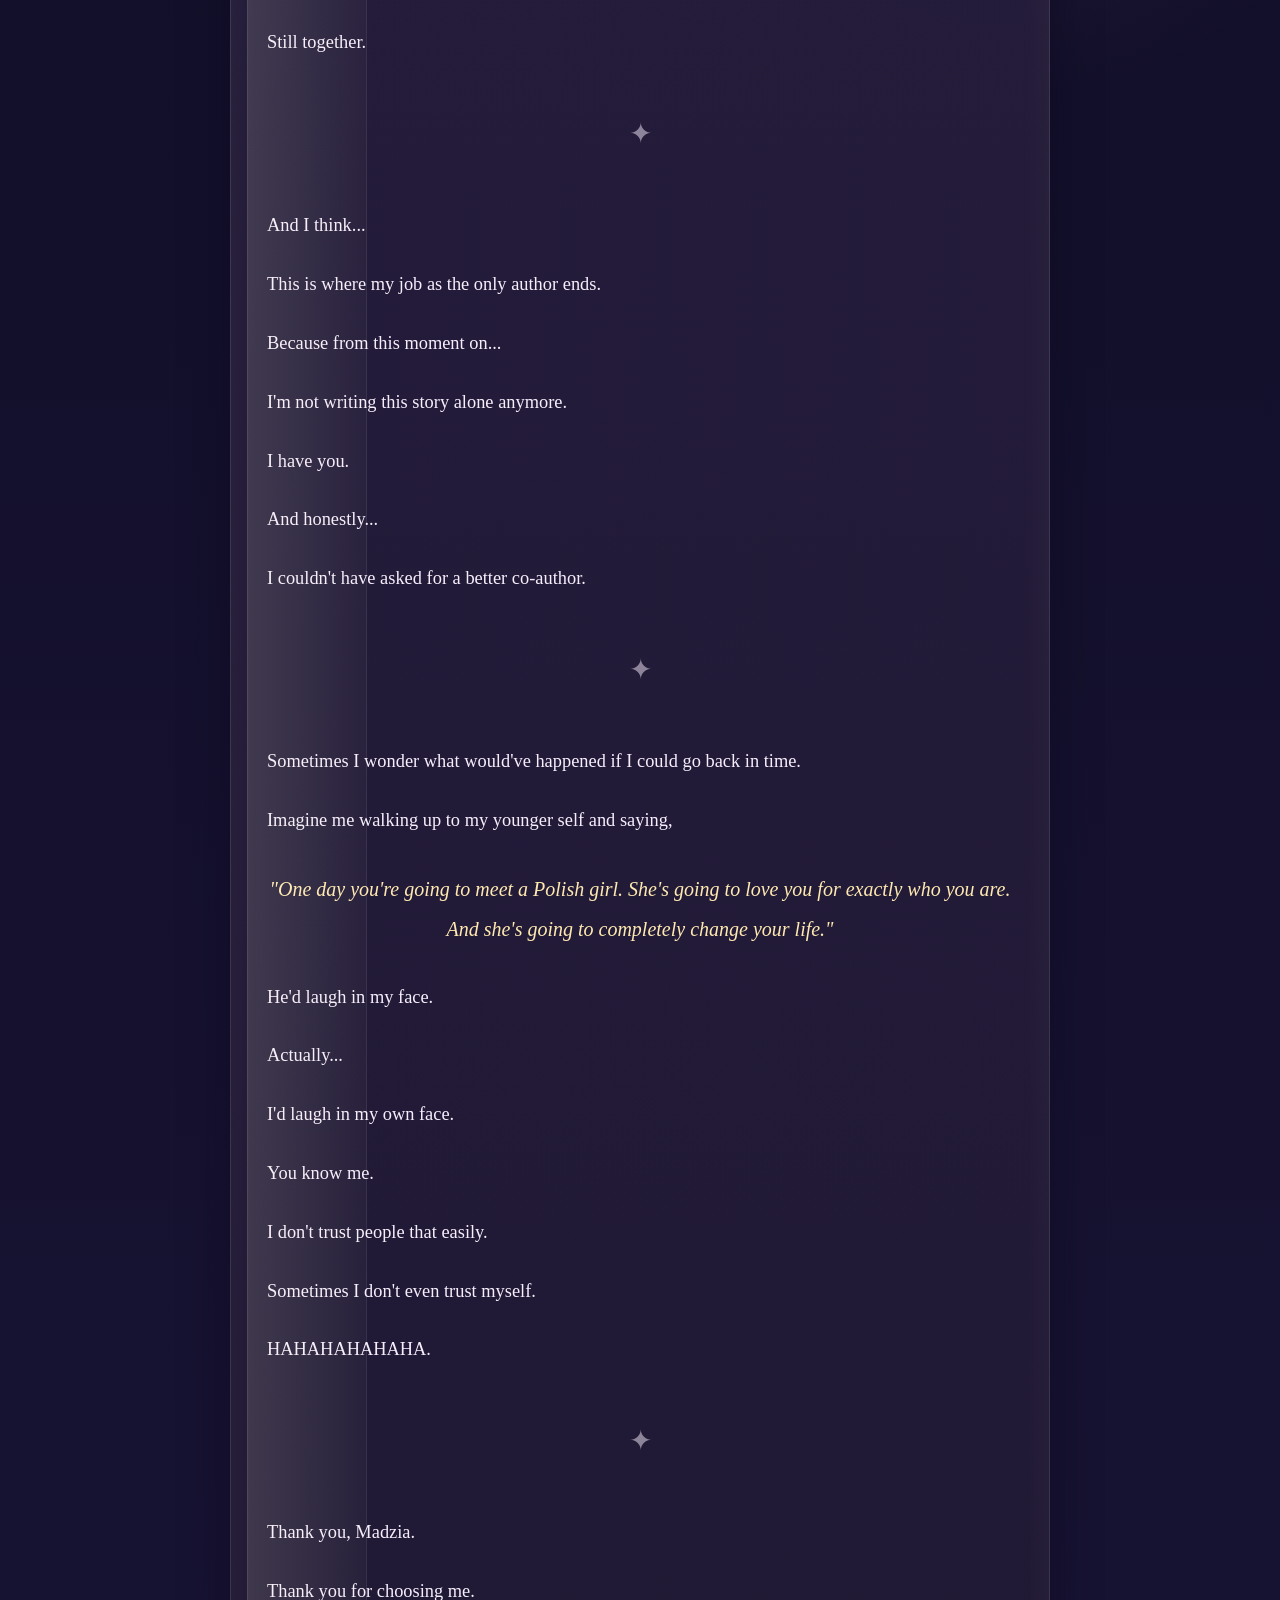
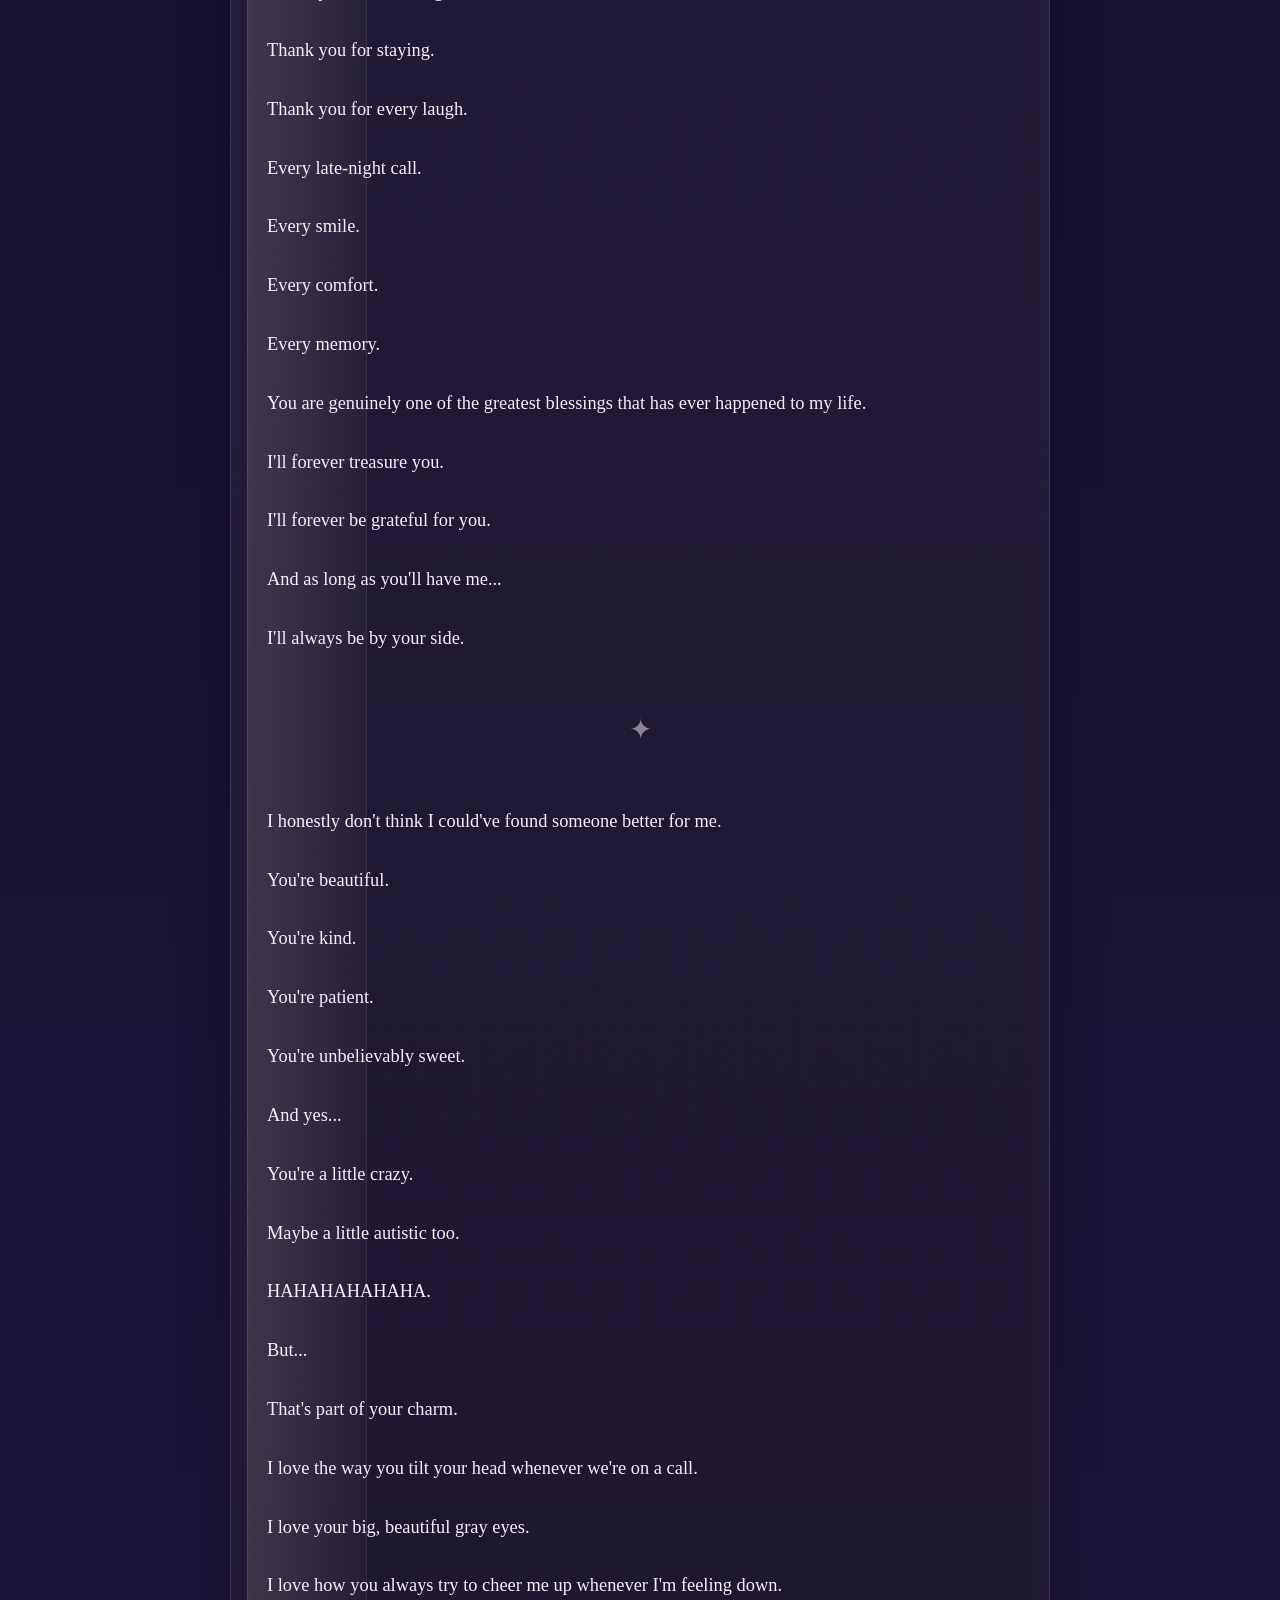
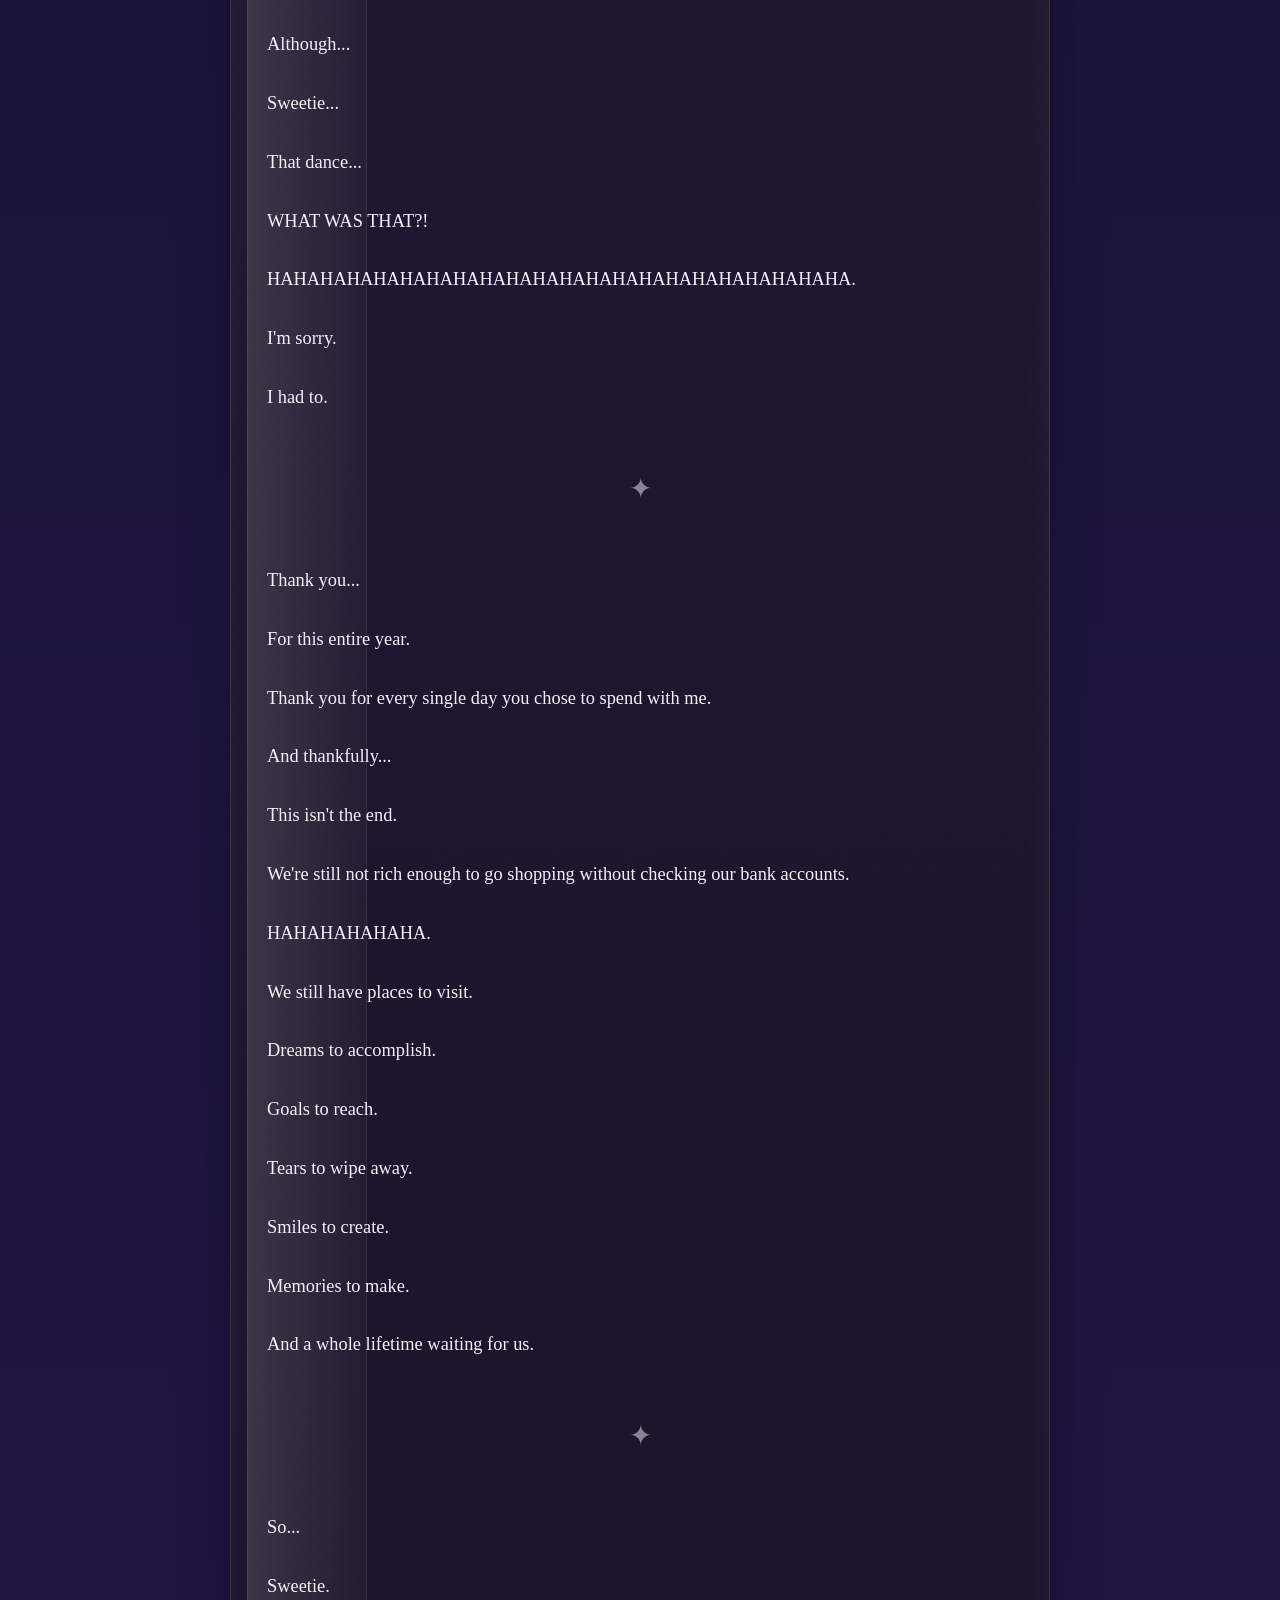
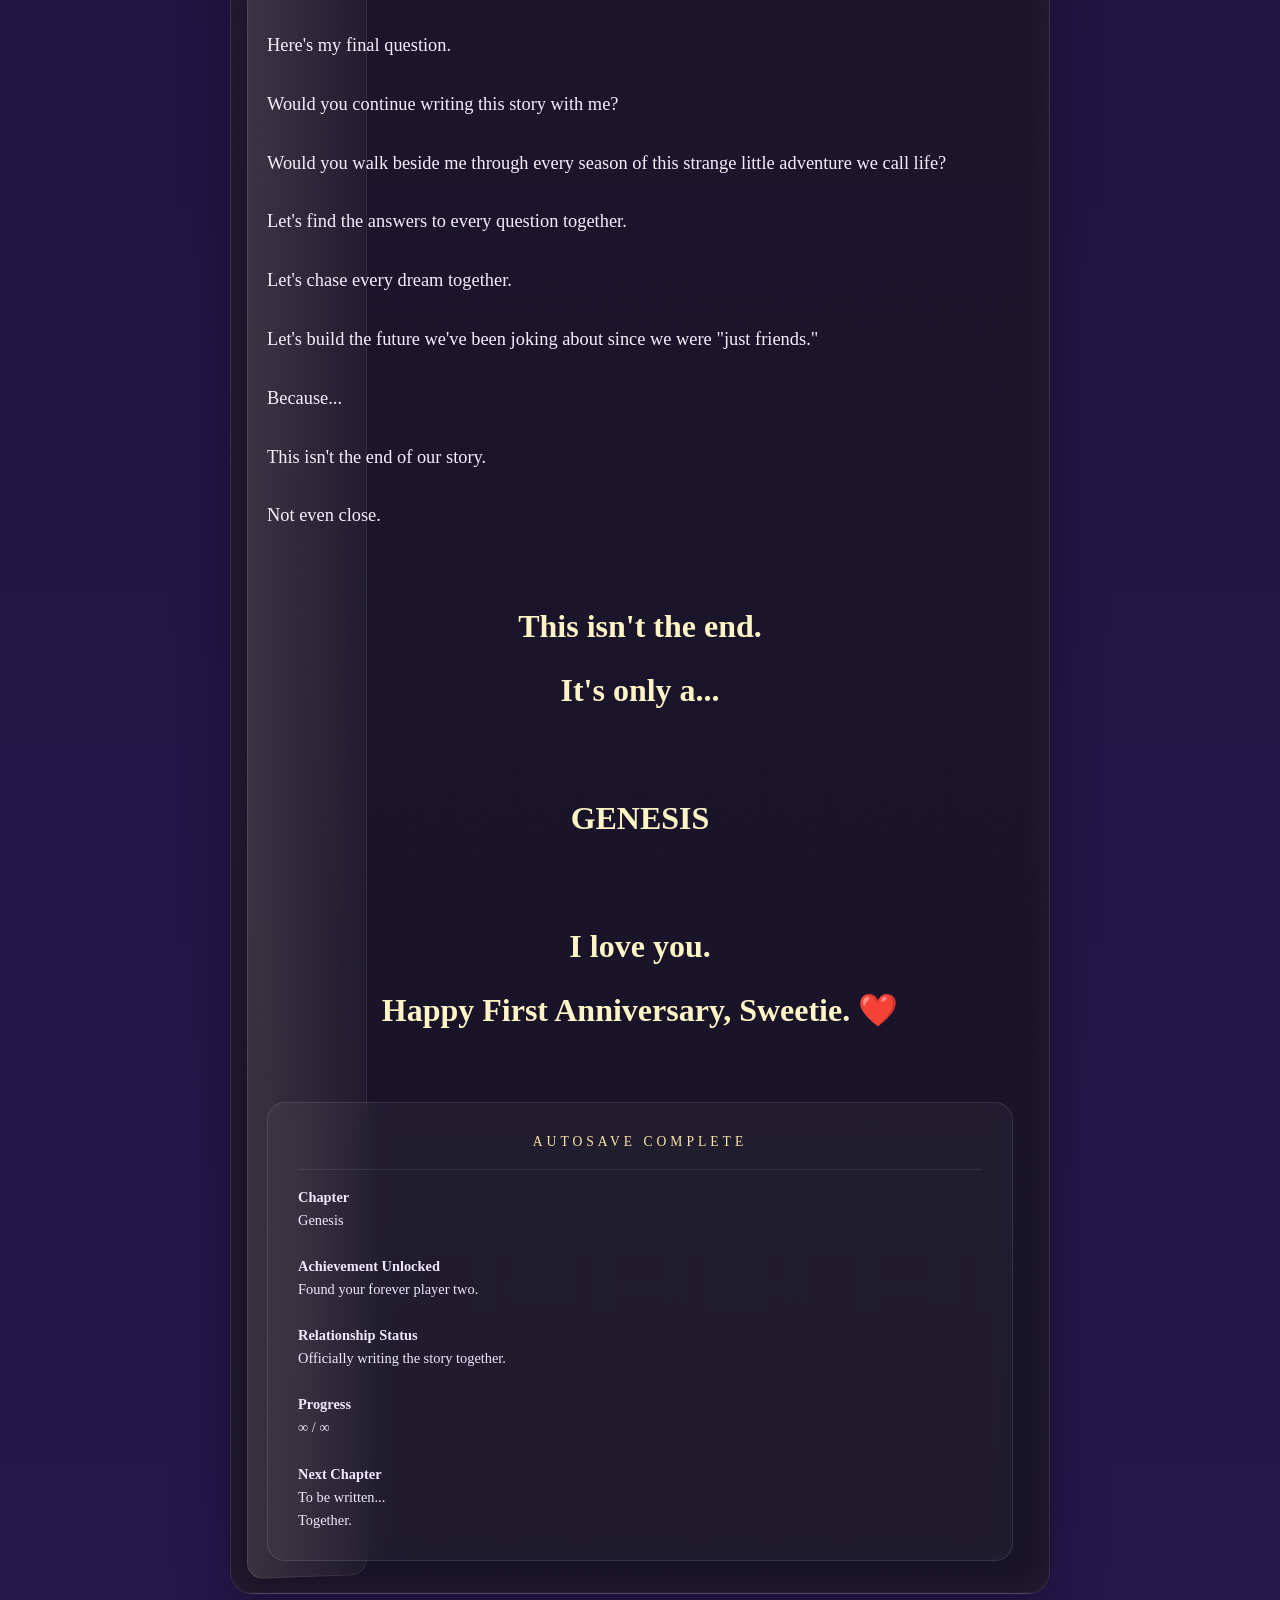
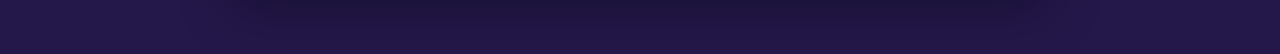
<file: CHAPTER-5.html>
<!DOCTYPE html>
<html lang="en">
<head>
  <meta charset="UTF-8">
  <meta name="viewport" content="width=device-width, initial-scale=1.0">
  <title>Chapter 5 — Genesis</title>
  <style>
    * {
      box-sizing: border-box;
      margin: 0;
      padding: 0;
    }

    body {
      min-height: 100vh;
      font-family: "Georgia", "Times New Roman", serif;
      color: #f7eefc;
      background:
        radial-gradient(circle at 50% 15%, rgba(255, 236, 190, 0.08), transparent 10%),
        radial-gradient(circle at 18% 20%, rgba(138, 84, 255, 0.14), transparent 7%),
        radial-gradient(circle at 78% 30%, rgba(255, 138, 209, 0.08), transparent 6%),
        linear-gradient(180deg, #0b0a1d 0%, #161231 48%, #24184a 100%);
      overflow-x: hidden;
      position: relative;
    }

    body::before {
      content: "";
      position: fixed;
      inset: 0;
      background:
        radial-gradient(circle, rgba(255, 255, 255, 0.9) 1px, transparent 1px) 0 0 / 3px 3px,
        radial-gradient(circle, rgba(255, 255, 255, 0.5) 1px, transparent 1px) 20px 20px / 5px 5px;
      opacity: 0.08;
      pointer-events: none;
    }

    body::after {
      content: "";
      position: fixed;
      inset: 0;
      background:
        radial-gradient(circle at center, transparent 0%, rgba(5, 3, 18, 0.12) 58%, rgba(5, 3, 18, 0.65) 100%),
        linear-gradient(to bottom, rgba(255, 228, 187, 0.03), rgba(255, 228, 187, 0.01));
      mix-blend-mode: screen;
      pointer-events: none;
    }

    .chapter-title {
      text-align: center;
      font-size: 70px;
      padding-top: 36px;
      padding-bottom: 18px;
    }

    .chapter-page {
      min-height: 100vh;
      display: flex;
      align-items: center;
      justify-content: center;
      padding: 60px 24px;
    }

    .chapter-card {
      width: min(820px, 100%);
      background:
        linear-gradient(180deg, rgba(255, 255, 255, 0.08), rgba(255, 225, 205, 0.04)),
        radial-gradient(circle at 50% 10%, rgba(255, 248, 226, 0.18), transparent 18%),
        linear-gradient(180deg, rgba(23, 14, 54, 0.86), rgba(14, 10, 30, 0.94));
      border: 1px solid rgba(255, 255, 255, 0.12);
      border-radius: 22px;
      padding: 42px 36px 32px;
      box-shadow:
        inset 0 0 35px rgba(255, 227, 186, 0.06),
        0 18px 50px rgba(8, 5, 22, 0.35);
      backdrop-filter: blur(8px);
      position: relative;
      overflow: hidden;
    }

    .chapter-card::before {
      content: "";
      position: absolute;
      top: 16px;
      left: 16px;
      width: 120px;
      height: calc(100% - 32px);
      background: linear-gradient(90deg, rgba(255, 243, 215, 0.14), rgba(255, 243, 215, 0.03));
      border-radius: 16px;
      box-shadow: inset 0 0 0 1px rgba(255, 255, 255, 0.08);
      transform: skewY(-2deg);
      pointer-events: none;
    }

    .chapter-card::after {
      content: "CHAPTER 5";
      position: absolute;
      top: 20px;
      right: 26px;
      font-size: 0.8rem;
      letter-spacing: 0.22em;
      color: rgba(255, 242, 211, 0.68);
      text-transform: uppercase;
      z-index: 1;
    }

    .chapter-headline {
      text-align: left;
      color: white;
      font-style: italic;
      text-decoration: underline;
    }

    .chapter-button-home {
      display: inline-flex;
      align-items: center;
      justify-content: center;
      padding: 14px 28px;
      border-radius: 999px;
      border: 1px solid rgba(255, 255, 255, 0.16);
      background: linear-gradient(135deg, rgba(255, 239, 191, 0.18), rgba(255, 205, 249, 0.08));
      color: #fff;
      font-weight: 600;
      letter-spacing: 0.05em;
      text-transform: uppercase;
      text-decoration: none;
      box-shadow: 0 10px 30px rgba(92, 44, 173, 0.18);
      transition: transform 0.2s ease, box-shadow 0.2s ease, background 0.2s ease;
      position: relative;
      z-index: 2;
    }

    .chapter-button-home:hover {
      transform: translateY(-1px);
      box-shadow: 0 12px 36px rgba(92, 44, 173, 0.28);
      background: linear-gradient(135deg, rgba(255, 249, 219, 0.25), rgba(255, 218, 250, 0.12));
    }

    .chapter-button-home::before {
      content: "";
      display: inline-block;
      width: 10px;
      height: 10px;
      margin-right: 12px;
      border-radius: 50%;
      background: rgba(255, 255, 255, 0.9);
      box-shadow: 0 0 12px rgba(255, 241, 192, 0.5);
    }

    .chapter-buttons {
      position: fixed;
      display: flex;
      gap: 12px;
      align-items: center;
      padding: 6px;
      background: transparent;
      z-index: 3000;
      pointer-events: auto;
      white-space: nowrap;
    }

    .chapter-buttons.pos-bottom-right { right: 20px; bottom: 20px; }
    .chapter-buttons.pos-bottom-left  { left: 20px;  bottom: 20px; }
    .chapter-buttons.pos-top-right    { right: 20px; top: 20px; }
    .chapter-buttons.pos-top-left     { left: 20px;  top: 20px; }
    .chapter-buttons.pos-center       { left: 50%; transform: translateX(-50%); bottom: 20px; }

    .chapter-subtitle {
      text-align: center;
      opacity: .8;
      margin-bottom: 30px;
    }

    .letter {
      font-size: 1.15rem;
      line-height: 2;
    }

    .letter p {
      margin: 22px 0;
    }

    .memory-divider {
      text-align: center;
      font-size: 28px;
      opacity: .5;
      margin: 45px 0;
    }

    .memory-image {
      width: 100%;
      border-radius: 18px;
      margin: 25px 0;
      border: 1px solid rgba(255, 255, 255, .15);
    }

    blockquote {
      text-align: center;
      font-style: italic;
      font-size: 1.25rem;
      margin: 30px auto;
      color: #ffe9b0;
    }

    .ending {
      text-align: center;
      margin-top: 60px;
      font-size: 2rem;
      color: #fff4c5;
    }

    .memory-log {
      background: rgba(255, 255, 255, .04);
      border: 1px solid rgba(255, 255, 255, .1);
      border-radius: 18px;
      padding: 30px;
      margin-bottom: 50px;
      backdrop-filter: blur(10px);
    }

    .memory-title {
      text-align: center;
      letter-spacing: 4px;
      font-size: .85rem;
      color: #ffe7a6;
      margin-bottom: 25px;
    }

    .memory-grid {
      display: grid;
      grid-template-columns: repeat(2, 1fr);
      gap: 25px;
    }

    .memory-grid span {
      display: block;
      font-size: .8rem;
      text-transform: uppercase;
      opacity: .6;
      margin-bottom: 8px;
    }

    .memory-grid p {
      line-height: 1.7;
    }

    .memory-ending {
      margin-top: 35px;
      text-align: center;
      font-style: italic;
      color: #ffe7a6;
    }

    .autosave {
      margin-top: 60px;
      padding: 28px 30px;
      background: rgba(255, 255, 255, .04);
      border: 1px solid rgba(255, 255, 255, .1);
      border-radius: 18px;
      backdrop-filter: blur(10px);
      font-size: .9rem;
      line-height: 1.6;
      color: #f0e8ff;
    }

    .autosave hr {
      border: none;
      border-top: 1px solid rgba(255, 255, 255, .1);
      margin: 16px 0;
    }

    .autosave-title {
      text-align: center;
      letter-spacing: 4px;
      font-size: .85rem;
      color: #ffe7a6;
      margin-bottom: 16px;
    }
  </style>
</head>

<body>

  <h1 class="chapter-title">Genesis</h1>

  <main class="chapter-page">
    <section class="chapter-card">

      <!-- MEMORY LOG -->
      <div class="memory-log">
        <div class="memory-title">MEMORY LOG #005</div>
        <div class="memory-grid">
          <div>
            <span>Date</span>
            <p>July 29, 2026</p>
          </div>
          <div>
            <span>Chapter</span>
            <p>Genesis</p>
          </div>
          <div>
            <span>Objective</span>
            <p>
              ✓ Tell our story<br>
              ✓ Celebrate one year together<br>
              ✓ Begin writing the next chapters
            </p>
          </div>
          <div>
            <span>Status</span>
            <p>Officially us.</p>
          </div>
        </div>
        <p class="memory-ending">
          Every chapter before this was about how we found each other.
          <br>
          This one is about choosing each other... every single day.
        </p>
      </div>

      <!-- HEADLINE -->
      <h2 class="chapter-headline">GENESIS</h2>

      <p class="chapter-subtitle">
        <em>The beginning of the rest of our story.</em>
      </p>

      <img
        src="pictures/2.jpg"
        alt="Genesis"
        class="memory-image">

      <!-- LETTER -->
      <div class="letter">

        <p>Dear Sweetie,</p>

        <p>Genesis.</p>

        <p>Funny title, isn't it?</p>

        <p>I could've named this chapter "The Beginning of Us."</p>

        <p>But...</p>

        <p>Genesis just feels right.</p>

        <p>Maybe because I read the Bible too much.</p>

        <p>HAHAHAHAHAHA.</p>

        <p>But it's also true.</p>

        <p>Genesis means beginning.</p>

        <p>And this...</p>

        <p>This is ours.</p>

        <div class="memory-divider">✦</div>

        <p>If you've made it this far...</p>

        <p>Congratulations.</p>

        <p>You now know our entire story.</p>

        <p>From complete strangers...</p>

        <p>To "just friends."</p>

        <p>To pretending we weren't in love.</p>

        <p>To accidentally saying "I love you."</p>

        <p>Honestly...</p>

        <p>We've been a couple long before we admitted it.</p>

        <p>HAHAHAHAHAHA.</p>

        <div class="memory-divider">✦</div>

        <p>We've laughed together.</p>

        <p>We've cried together.</p>

        <p>We've teased each other.</p>

        <p>We've annoyed each other.</p>

        <p>We've had misunderstandings.</p>

        <p>We've even had moments where it felt like everything was about to fall apart.</p>

        <p>Yet...</p>

        <p>Here we are.</p>

        <p>Still together.</p>

        <div class="memory-divider">✦</div>

        <p>And I think...</p>

        <p>This is where my job as the only author ends.</p>

        <p>Because from this moment on...</p>

        <p>I'm not writing this story alone anymore.</p>

        <p>I have you.</p>

        <p>And honestly...</p>

        <p>I couldn't have asked for a better co-author.</p>

        <div class="memory-divider">✦</div>

        <p>Sometimes I wonder what would've happened if I could go back in time.</p>

        <p>Imagine me walking up to my younger self and saying,</p>

        <blockquote>
          "One day you're going to meet a Polish girl.
          She's going to love you for exactly who you are.
          And she's going to completely change your life."
        </blockquote>

        <p>He'd laugh in my face.</p>

        <p>Actually...</p>

        <p>I'd laugh in my own face.</p>

        <p>You know me.</p>

        <p>I don't trust people that easily.</p>

        <p>Sometimes I don't even trust myself.</p>

        <p>HAHAHAHAHAHA.</p>

        <div class="memory-divider">✦</div>

        <p>Thank you, Madzia.</p>

        <p>Thank you for choosing me.</p>

        <p>Thank you for staying.</p>

        <p>Thank you for every laugh.</p>

        <p>Every late-night call.</p>

        <p>Every smile.</p>

        <p>Every comfort.</p>

        <p>Every memory.</p>

        <p>You are genuinely one of the greatest blessings that has ever happened to my life.</p>

        <p>I'll forever treasure you.</p>

        <p>I'll forever be grateful for you.</p>

        <p>And as long as you'll have me...</p>

        <p>I'll always be by your side.</p>

        <div class="memory-divider">✦</div>

        <p>I honestly don't think I could've found someone better for me.</p>

        <p>You're beautiful.</p>

        <p>You're kind.</p>

        <p>You're patient.</p>

        <p>You're unbelievably sweet.</p>

        <p>And yes...</p>

        <p>You're a little crazy.</p>

        <p>Maybe a little autistic too.</p>

        <p>HAHAHAHAHAHA.</p>

        <p>But...</p>

        <p>That's part of your charm.</p>

        <p>I love the way you tilt your head whenever we're on a call.</p>

        <p>I love your big, beautiful gray eyes.</p>

        <p>I love how you always try to cheer me up whenever I'm feeling down.</p>

        <p>Although...</p>

        <p>Sweetie...</p>

        <p>That dance...</p>

        <p>WHAT WAS THAT?!</p>

        <p>HAHAHAHAHAHAHAHAHAHAHAHAHAHAHAHAHAHAHAHAHAHA.</p>

        <p>I'm sorry.</p>

        <p>I had to.</p>

        <div class="memory-divider">✦</div>

        <p>Thank you...</p>

        <p>For this entire year.</p>

        <p>Thank you for every single day you chose to spend with me.</p>

        <p>And thankfully...</p>

        <p>This isn't the end.</p>

        <p>We're still not rich enough to go shopping without checking our bank accounts.</p>

        <p>HAHAHAHAHAHA.</p>

        <p>We still have places to visit.</p>

        <p>Dreams to accomplish.</p>

        <p>Goals to reach.</p>

        <p>Tears to wipe away.</p>

        <p>Smiles to create.</p>

        <p>Memories to make.</p>

        <p>And a whole lifetime waiting for us.</p>

        <div class="memory-divider">✦</div>

        <p>So...</p>

        <p>Sweetie.</p>

        <p>Here's my final question.</p>

        <p>Would you continue writing this story with me?</p>

        <p>Would you walk beside me through every season of this strange little adventure we call life?</p>

        <p>Let's find the answers to every question together.</p>

        <p>Let's chase every dream together.</p>

        <p>Let's build the future we've been joking about since we were "just friends."</p>

        <p>Because...</p>

        <p>This isn't the end of our story.</p>

        <p>Not even close.</p>

        <h3 class="ending">
          This isn't the end.
          <br>
          It's only a...
          <br><br>
          GENESIS
          <br><br>
          I love you.
          <br>
          Happy First Anniversary, Sweetie.
          ❤️
        </h3>

      </div>

      <!-- AUTOSAVE -->
      <div class="autosave">
        <p class="autosave-title">AUTOSAVE COMPLETE</p>
        <hr>
        <p><strong>Chapter</strong><br>Genesis</p>
        <br>
        <p><strong>Achievement Unlocked</strong><br>Found your forever player two.</p>
        <br>
        <p><strong>Relationship Status</strong><br>Officially writing the story together.</p>
        <br>
        <p><strong>Progress</strong><br>∞ / ∞</p>
        <br>
        <p><strong>Next Chapter</strong><br>To be written...<br>Together.</p>
      </div>

    </section>
  </main>

    <div class="chapter-buttons pos-bottom-right">
    <a href="index.html" class="chapter-button-home">
        US
    </a>
</div>

    <div class="chapter-buttons pos-bottom-left">
    <a href="CHAPTER-4.html" class="chapter-button-home">
        Back
    </a>
</div>

</div>

  </main>  
</body>
</html>
</file>
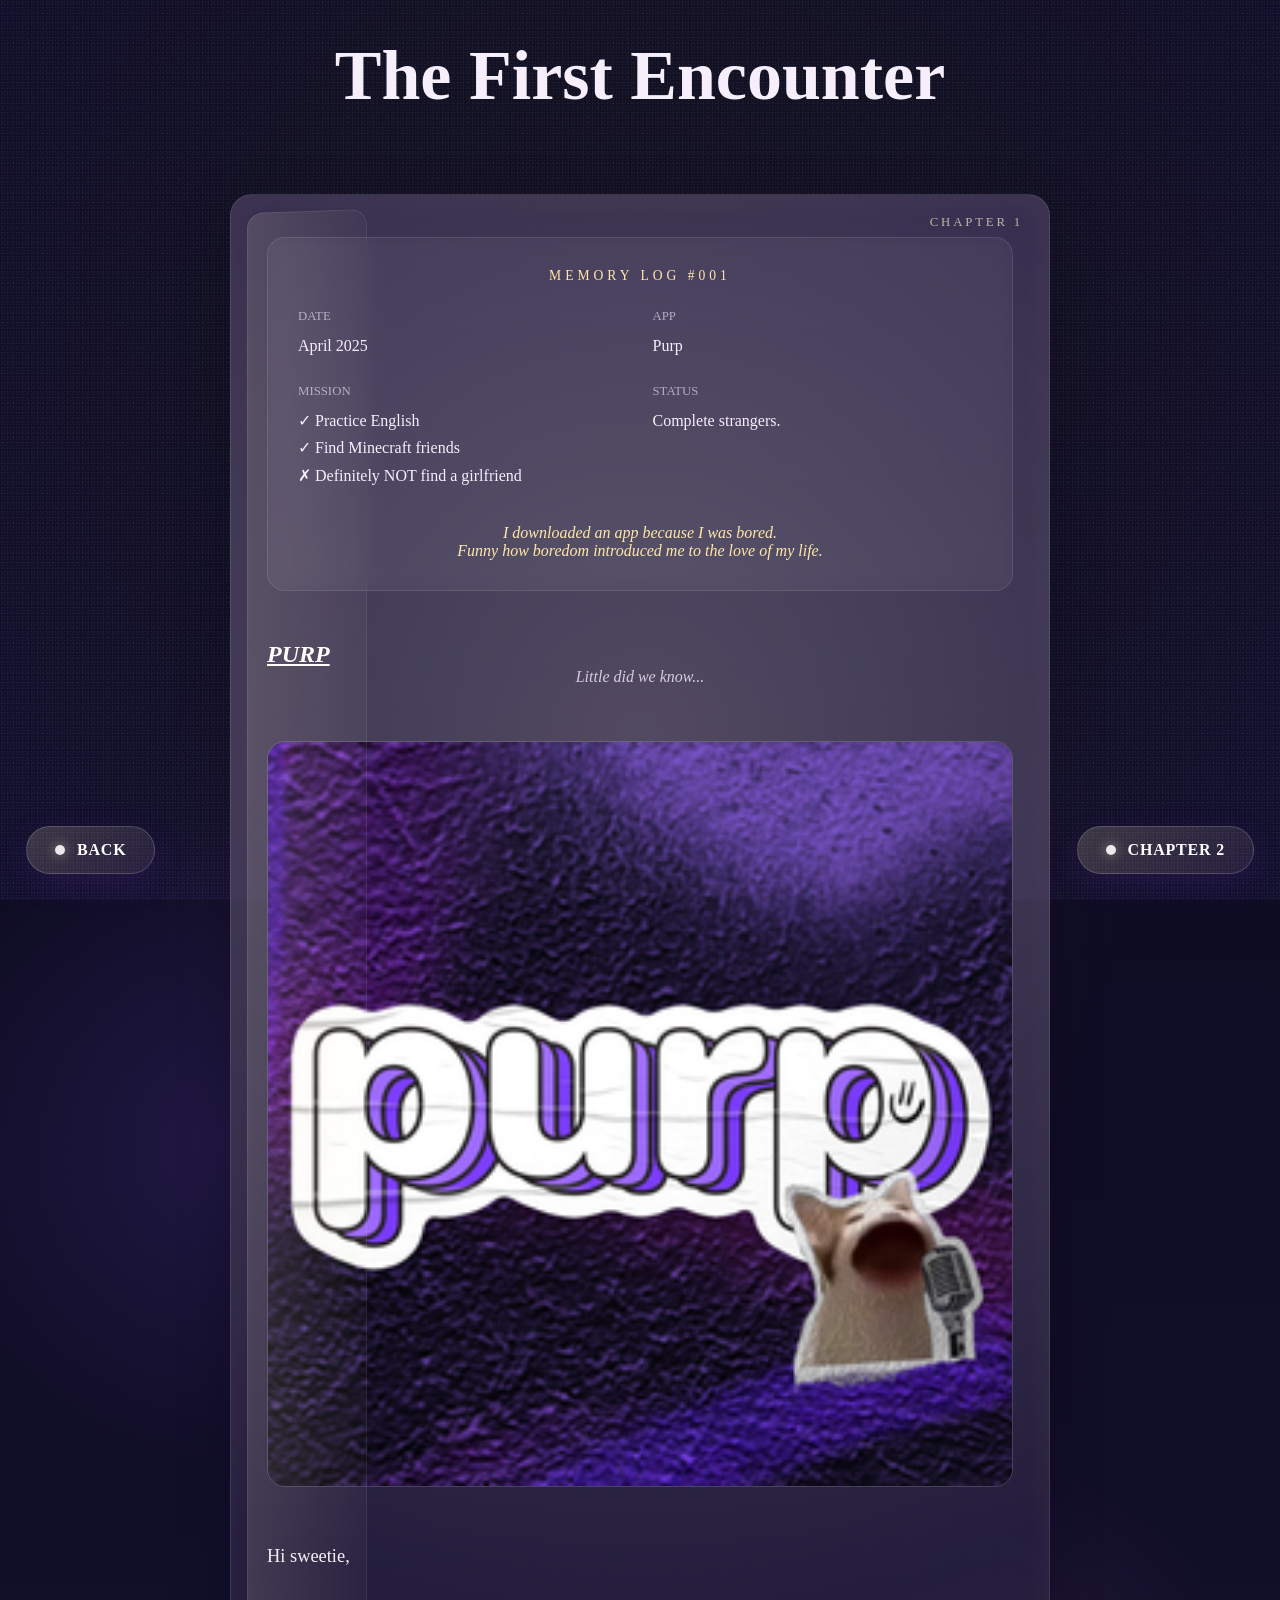
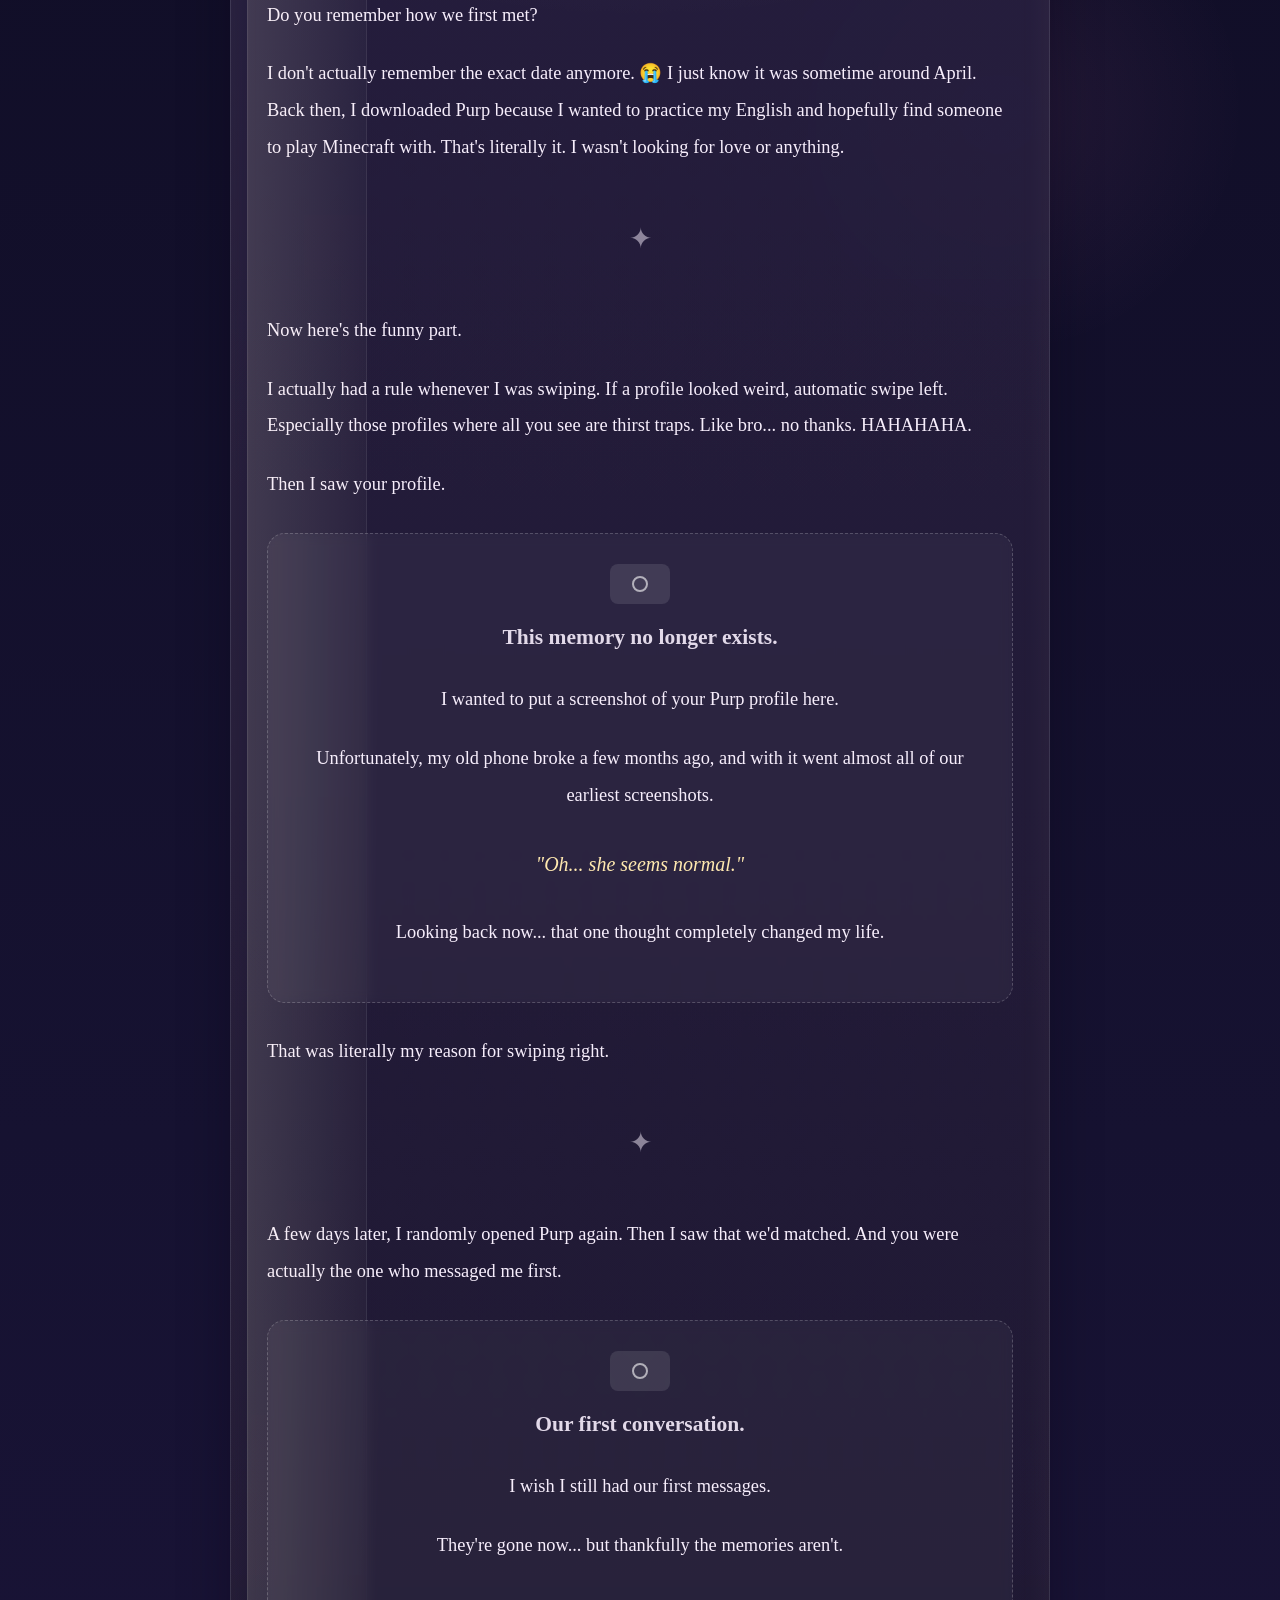
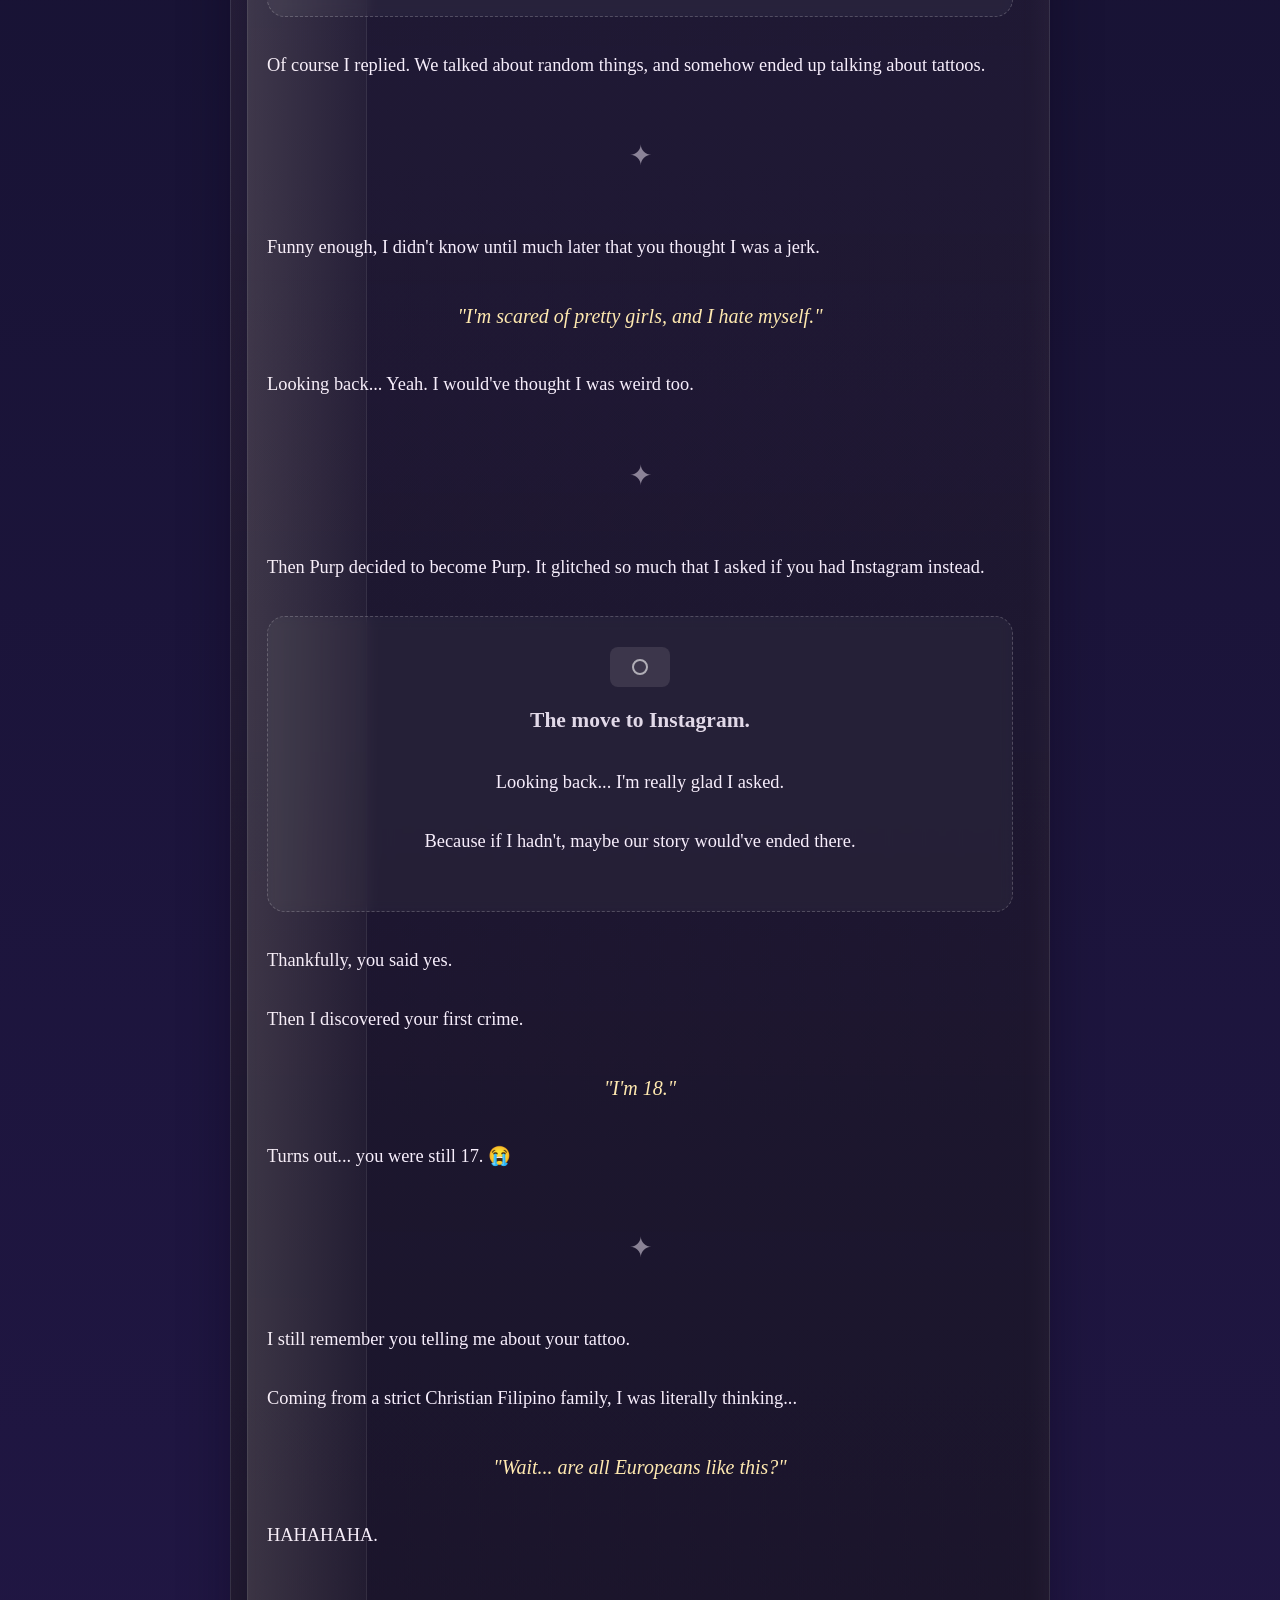
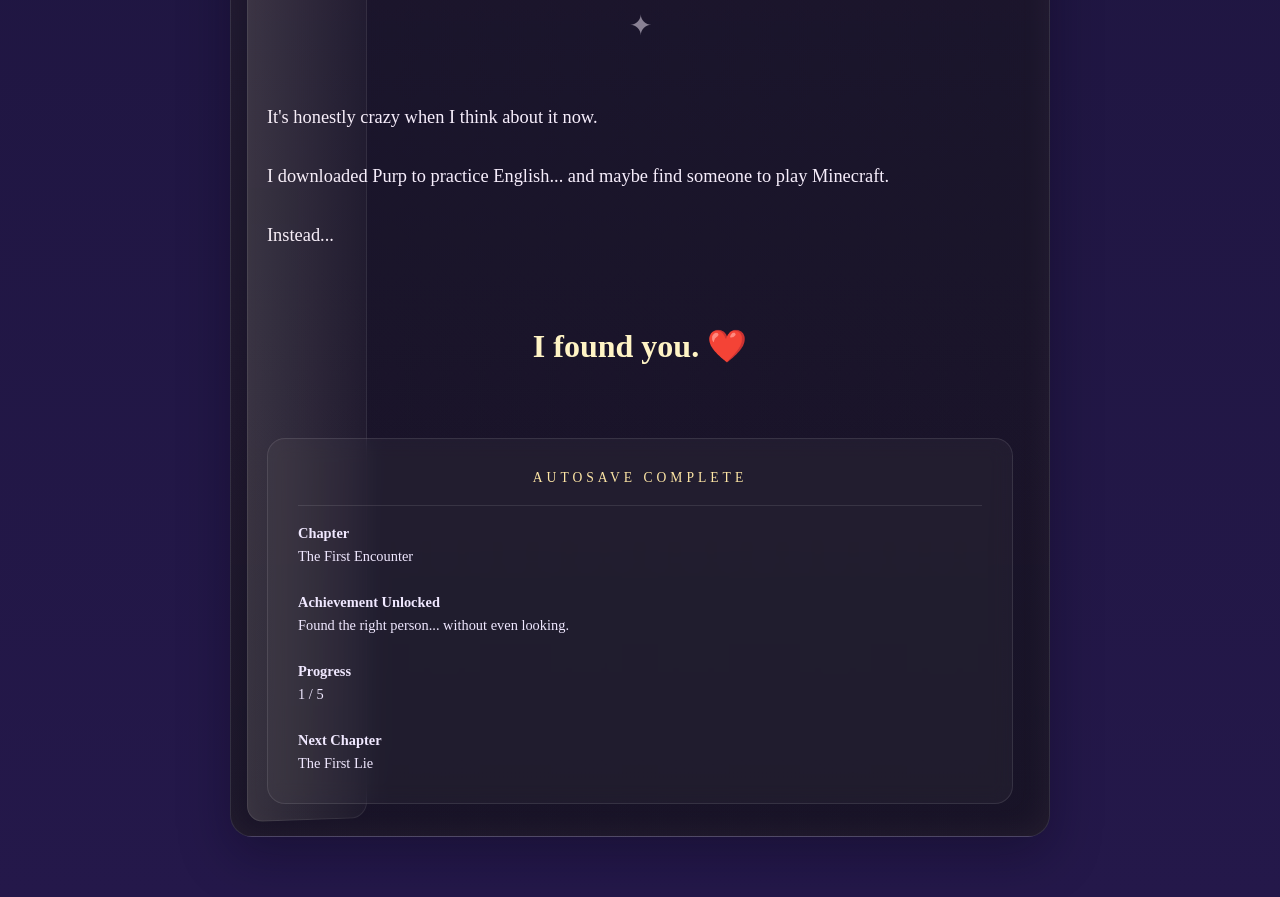
<file: first-spark.html>
<!DOCTYPE html>
<html lang="en">
<head>
  <meta charset="UTF-8">
  <meta name="viewport" content="width=device-width, initial-scale=1.0">
  <title>Chapter 1 — The First Encounter</title>
  <style>
    * {
      box-sizing: border-box;
      margin: 0;
      padding: 0;
    }

    body {
      min-height: 100vh;
      font-family: "Georgia", "Times New Roman", serif;
      color: #f7eefc;
      background:
        radial-gradient(circle at 50% 15%, rgba(255, 236, 190, 0.08), transparent 10%),
        radial-gradient(circle at 18% 20%, rgba(138, 84, 255, 0.14), transparent 7%),
        radial-gradient(circle at 78% 30%, rgba(255, 138, 209, 0.08), transparent 6%),
        linear-gradient(180deg, #0b0a1d 0%, #161231 48%, #24184a 100%);
      overflow-x: hidden;
      position: relative;
    }

    body::before {
      content: "";
      position: fixed;
      inset: 0;
      background:
        radial-gradient(circle, rgba(255, 255, 255, 0.9) 1px, transparent 1px) 0 0 / 3px 3px,
        radial-gradient(circle, rgba(255, 255, 255, 0.5) 1px, transparent 1px) 20px 20px / 5px 5px;
      opacity: 0.08;
      pointer-events: none;
    }

    body::after {
      content: "";
      position: fixed;
      inset: 0;
      background:
        radial-gradient(circle at center, transparent 0%, rgba(5, 3, 18, 0.12) 58%, rgba(5, 3, 18, 0.65) 100%),
        linear-gradient(to bottom, rgba(255, 228, 187, 0.03), rgba(255, 228, 187, 0.01));
      mix-blend-mode: screen;
      pointer-events: none;
    }

    .chapter-title {
      text-align: center;
      font-size: 70px;
      padding-top: 36px;
      padding-bottom: 18px;
    }

    .chapter-page {
      min-height: 100vh;
      display: flex;
      align-items: center;
      justify-content: center;
      padding: 60px 24px;
    }

    .chapter-card {
      width: min(820px, 100%);
      background:
        linear-gradient(180deg, rgba(255, 255, 255, 0.08), rgba(255, 225, 205, 0.04)),
        radial-gradient(circle at 50% 10%, rgba(255, 248, 226, 0.18), transparent 18%),
        linear-gradient(180deg, rgba(23, 14, 54, 0.86), rgba(14, 10, 30, 0.94));
      border: 1px solid rgba(255, 255, 255, 0.12);
      border-radius: 22px;
      padding: 42px 36px 32px;
      box-shadow:
        inset 0 0 35px rgba(255, 227, 186, 0.06),
        0 18px 50px rgba(8, 5, 22, 0.35);
      backdrop-filter: blur(8px);
      position: relative;
      overflow: hidden;
    }

    .chapter-card::before {
      content: "";
      position: absolute;
      top: 16px;
      left: 16px;
      width: 120px;
      height: calc(100% - 32px);
      background: linear-gradient(90deg, rgba(255, 243, 215, 0.14), rgba(255, 243, 215, 0.03));
      border-radius: 16px;
      box-shadow: inset 0 0 0 1px rgba(255, 255, 255, 0.08);
      transform: skewY(-2deg);
      pointer-events: none;
    }

    .chapter-card::after {
      content: "CHAPTER 1";
      position: absolute;
      top: 20px;
      right: 26px;
      font-size: 0.8rem;
      letter-spacing: 0.22em;
      color: rgba(255, 242, 211, 0.68);
      text-transform: uppercase;
      z-index: 1;
    }

    .chapter-headline {
      text-align: left;
      color: white;
      font-style: italic;
      text-decoration: underline;
    }

    .chapter-button-home {
      display: inline-flex;
      align-items: center;
      justify-content: center;
      padding: 14px 28px;
      border-radius: 999px;
      border: 1px solid rgba(255, 255, 255, 0.16);
      background: linear-gradient(135deg, rgba(255, 239, 191, 0.18), rgba(255, 205, 249, 0.08));
      color: #fff;
      font-weight: 600;
      letter-spacing: 0.05em;
      text-transform: uppercase;
      text-decoration: none;
      box-shadow: 0 10px 30px rgba(92, 44, 173, 0.18);
      transition: transform 0.2s ease, box-shadow 0.2s ease, background 0.2s ease;
      position: relative;
      z-index: 2;
    }

    .chapter-button-home:hover {
      transform: translateY(-1px);
      box-shadow: 0 12px 36px rgba(92, 44, 173, 0.28);
      background: linear-gradient(135deg, rgba(255, 249, 219, 0.25), rgba(255, 218, 250, 0.12));
    }

    .chapter-button-home::before {
      content: "";
      display: inline-block;
      width: 10px;
      height: 10px;
      margin-right: 12px;
      border-radius: 50%;
      background: rgba(255, 255, 255, 0.9);
      box-shadow: 0 0 12px rgba(255, 241, 192, 0.5);
    }

    .chapter-button-next {
      display: inline-flex;
      align-items: center;
      justify-content: center;
      padding: 14px 28px;
      border-radius: 999px;
      border: 1px solid rgba(255, 255, 255, 0.16);
      background: linear-gradient(135deg, rgba(255, 239, 191, 0.18), rgba(255, 205, 249, 0.08));
      color: #fff;
      font-weight: 600;
      letter-spacing: 0.05em;
      text-transform: uppercase;
      text-decoration: none;
      box-shadow: 0 10px 30px rgba(92, 44, 173, 0.18);
      transition: transform 0.2s ease, box-shadow 0.2s ease, background 0.2s ease;
      position: relative;
      z-index: 2;
    }

    .chapter-button-next:hover {
      transform: translateY(-1px);
      box-shadow: 0 12px 36px rgba(92, 44, 173, 0.28);
      background: linear-gradient(135deg, rgba(255, 249, 219, 0.25), rgba(255, 218, 250, 0.12));
    }

    .chapter-button-next::before {
      content: "";
      display: inline-block;
      width: 10px;
      height: 10px;
      margin-right: 12px;
      border-radius: 50%;
      background: rgba(255, 255, 255, 0.9);
      box-shadow: 0 0 12px rgba(255, 241, 192, 0.5);
    }

    .chapter-buttons {
      position: fixed;
      display: flex;
      gap: 12px;
      align-items: center;
      padding: 6px;
      background: transparent;
      z-index: 3000;
      pointer-events: auto;
      white-space: nowrap;
    }

    .chapter-buttons.pos-bottom-right { right: 20px; bottom: 20px; }
    .chapter-buttons.pos-bottom-left  { left: 20px;  bottom: 20px; }
    .chapter-buttons.pos-top-right    { right: 20px; top: 20px; }
    .chapter-buttons.pos-top-left     { left: 20px;  top: 20px; }
    .chapter-buttons.pos-center       { left: 50%; transform: translateX(-50%); bottom: 20px; }

    .chapter-subtitle {
      text-align: center;
      opacity: .8;
      margin-bottom: 30px;
    }

    .letter {
      font-size: 1.15rem;
      line-height: 2;
    }

    .letter p {
      margin: 22px 0;
    }

    .memory-divider {
      text-align: center;
      font-size: 28px;
      opacity: .5;
      margin: 45px 0;
    }

    .memory-image {
      width: 100%;
      border-radius: 18px;
      margin: 25px 0;
      border: 1px solid rgba(255, 255, 255, .15);
    }

    blockquote {
      text-align: center;
      font-style: italic;
      font-size: 1.25rem;
      margin: 30px auto;
      color: #ffe9b0;
    }

    .ending {
      text-align: center;
      margin-top: 60px;
      font-size: 2rem;
      color: #fff4c5;
    }

    /* ── Memory Log ── */
    .memory-log {
      background: rgba(255, 255, 255, .04);
      border: 1px solid rgba(255, 255, 255, .1);
      border-radius: 18px;
      padding: 30px;
      margin-bottom: 50px;
      backdrop-filter: blur(10px);
    }

    .memory-title {
      text-align: center;
      letter-spacing: 4px;
      font-size: .85rem;
      color: #ffe7a6;
      margin-bottom: 25px;
    }

    .memory-grid {
      display: grid;
      grid-template-columns: repeat(2, 1fr);
      gap: 25px;
    }

    .memory-grid span {
      display: block;
      font-size: .8rem;
      text-transform: uppercase;
      opacity: .6;
      margin-bottom: 8px;
    }

    .memory-grid p {
      line-height: 1.7;
    }

    .memory-ending {
      margin-top: 35px;
      text-align: center;
      font-style: italic;
      color: #ffe7a6;
    }

    /* ── Lost Memory block ── */
    .lost-memory {
      text-align: center;
      padding: 30px;
      border-radius: 18px;
      margin: 30px 0;
      background: rgba(255, 255, 255, 0.04);
      border: 1px dashed rgba(255, 255, 255, 0.2);
      backdrop-filter: blur(6px);
    }

    .lost-memory h3 {
      margin-bottom: 10px;
      opacity: 0.9;
    }

    .camera {
      width: 60px;
      height: 40px;
      margin: 0 auto 12px;
      border-radius: 8px;
      background: rgba(255, 255, 255, 0.1);
      position: relative;
    }

    .camera::after {
      content: "";
      position: absolute;
      width: 12px;
      height: 12px;
      border: 2px solid rgba(255, 255, 255, 0.6);
      border-radius: 50%;
      left: 50%;
      top: 50%;
      transform: translate(-50%, -50%);
    }

    /* ── Autosave ── */
    .autosave {
      margin-top: 60px;
      padding: 28px 30px;
      background: rgba(255, 255, 255, .04);
      border: 1px solid rgba(255, 255, 255, .1);
      border-radius: 18px;
      backdrop-filter: blur(10px);
      font-size: .9rem;
      line-height: 1.6;
      color: #f0e8ff;
    }

    .autosave hr {
      border: none;
      border-top: 1px solid rgba(255, 255, 255, .1);
      margin: 16px 0;
    }

    .autosave-title {
      text-align: center;
      letter-spacing: 4px;
      font-size: .85rem;
      color: #ffe7a6;
      margin-bottom: 16px;
    }
  </style>
</head>

<body>

  <h1 class="chapter-title">The First Encounter</h1>

  <main class="chapter-page">
    <section class="chapter-card">

      <!-- MEMORY LOG -->
      <div class="memory-log">
        <div class="memory-title">MEMORY LOG #001</div>
        <div class="memory-grid">

          <div>
            <span>Date</span>
            <p>April 2025</p>
          </div>

          <div>
            <span>App</span>
            <p>Purp</p>
          </div>

          <div>
            <span>Mission</span>

            <p>
              ✓ Practice English<br>
              ✓ Find Minecraft friends<br>
              ✗ Definitely NOT find a girlfriend
            </p>

          </div>

          <div>
            <span>Status</span>
            <p>Complete strangers.</p>
          </div>

        </div>
        <p class="memory-ending">
          I downloaded an app because I was bored.
          <br>
          Funny how boredom introduced me to the love of my life.
        </p>

      </div>

    

         <!-- HEADLINE -->
      <h2 class="chapter-headline">PURP</h2>

      <p class="chapter-subtitle">
        <em>Little did we know...</em>
      </p>

        <img
        src="pictures/purp-logo.png"
        alt="Purp"
        class="memory-image">

      <!-- LETTER -->
      <div class="letter">

        <p>
          Hi sweetie,
        </p>

        <p>
          Do you remember how we first met?
        </p>

        <p>
          I don't actually remember the exact date anymore. 😭
          I just know it was sometime around April.
          Back then, I downloaded Purp because I wanted to practice my English
          and hopefully find someone to play Minecraft with.
          That's literally it.
          I wasn't looking for love or anything.
        </p>

        <div class="memory-divider">✦</div>

        <p>
          Now here's the funny part.
        </p>

        <p>
          I actually had a rule whenever I was swiping.
          If a profile looked weird, automatic swipe left.
          Especially those profiles where all you see are thirst traps.
          Like bro... no thanks. HAHAHAHA.
        </p>

        <p>Then I saw your profile.</p>

        <div class="lost-memory">
          <div class="camera"></div>
          <h3>This memory no longer exists.</h3>
          <p>I wanted to put a screenshot of your Purp profile here.</p>
          <p>
            Unfortunately, my old phone broke a few months ago,
            and with it went almost all of our earliest screenshots.
          </p>
          <blockquote>"Oh... she seems normal."</blockquote>
          <p>Looking back now... that one thought completely changed my life.</p>
        </div>

        <p>That was literally my reason for swiping right.</p>

        <div class="memory-divider">✦</div>

        <p>
          A few days later, I randomly opened Purp again.
          Then I saw that we'd matched.
          And you were actually the one who messaged me first.
        </p>

        <div class="lost-memory">
          <div class="camera"></div>
          <h3>Our first conversation.</h3>
          <p>I wish I still had our first messages.</p>
          <p>They're gone now... but thankfully the memories aren't.</p>
        </div>

        <p>
          Of course I replied.
          We talked about random things,
          and somehow ended up talking about tattoos.
        </p>

        <div class="memory-divider">✦</div>

        <p>
          Funny enough,
          I didn't know until much later
          that you thought I was a jerk.
        </p>

        <blockquote>"I'm scared of pretty girls, and I hate myself."</blockquote>

        <p>
          Looking back...
          Yeah.
          I would've thought I was weird too.
        </p>

        <div class="memory-divider">✦</div>

        <p>
          Then Purp decided to become Purp.
          It glitched so much that I asked
          if you had Instagram instead.
        </p>

        <div class="lost-memory">
          <div class="camera"></div>
          <h3>The move to Instagram.</h3>
          <p>Looking back... I'm really glad I asked.</p>
          <p>Because if I hadn't, maybe our story would've ended there.</p>
        </div>

        <p>Thankfully, you said yes.</p>

        <p>Then I discovered your first crime.</p>

        <blockquote>"I'm 18."</blockquote>

        <p>Turns out... you were still 17. 😭</p>

        <div class="memory-divider">✦</div>

        <p>I still remember you telling me about your tattoo.</p>

        <p>Coming from a strict Christian Filipino family, I was literally thinking...</p>

        <blockquote>"Wait... are all Europeans like this?"</blockquote>

        <p>HAHAHAHA.</p>

        <div class="memory-divider">✦</div>

        <p>It's honestly crazy when I think about it now.</p>

        <p>I downloaded Purp to practice English... and maybe find someone to play Minecraft.</p>

        <p>Instead...</p>

        <h3 class="ending">I found you. ❤️</h3>

      </div>

      <!-- AUTOSAVE -->
      <div class="autosave">
        <p class="autosave-title">AUTOSAVE COMPLETE</p>
        <hr>
        <p><strong>Chapter</strong><br>The First Encounter</p>
        <br>
        <p><strong>Achievement Unlocked</strong><br>Found the right person... without even looking.</p>
        <br>
        <p><strong>Progress</strong><br>1 / 5</p>
        <br>
        <p><strong>Next Chapter</strong><br>The First Lie</p>
      </div>

    </section>
  </main>

  <div class="chapter-buttons pos-bottom-left">
    <a href="index.html" class="chapter-button-home">Back</a>
  </div>

  <div class="chapter-buttons pos-bottom-right">
    <a href="your-weirdo.html" class="chapter-button-next">Chapter 2</a>
  </div>

</body>
</html>
</file>
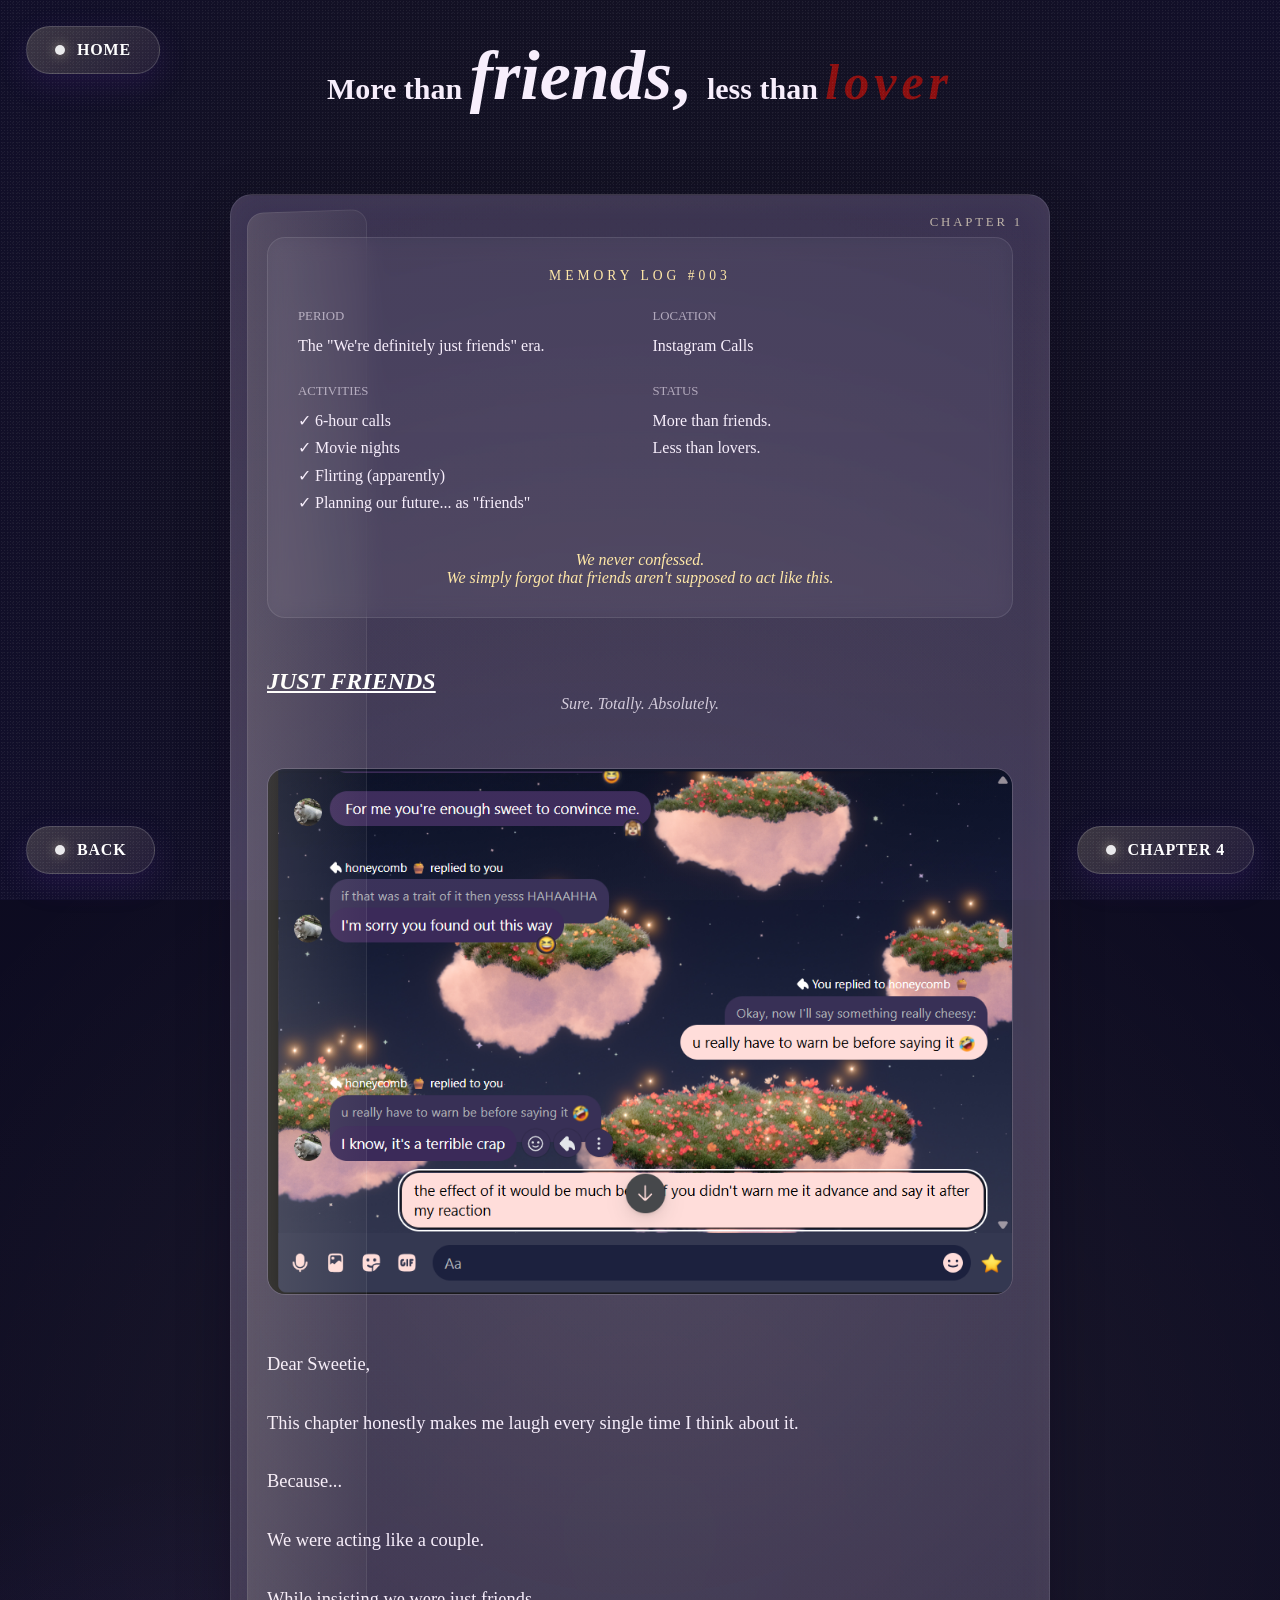
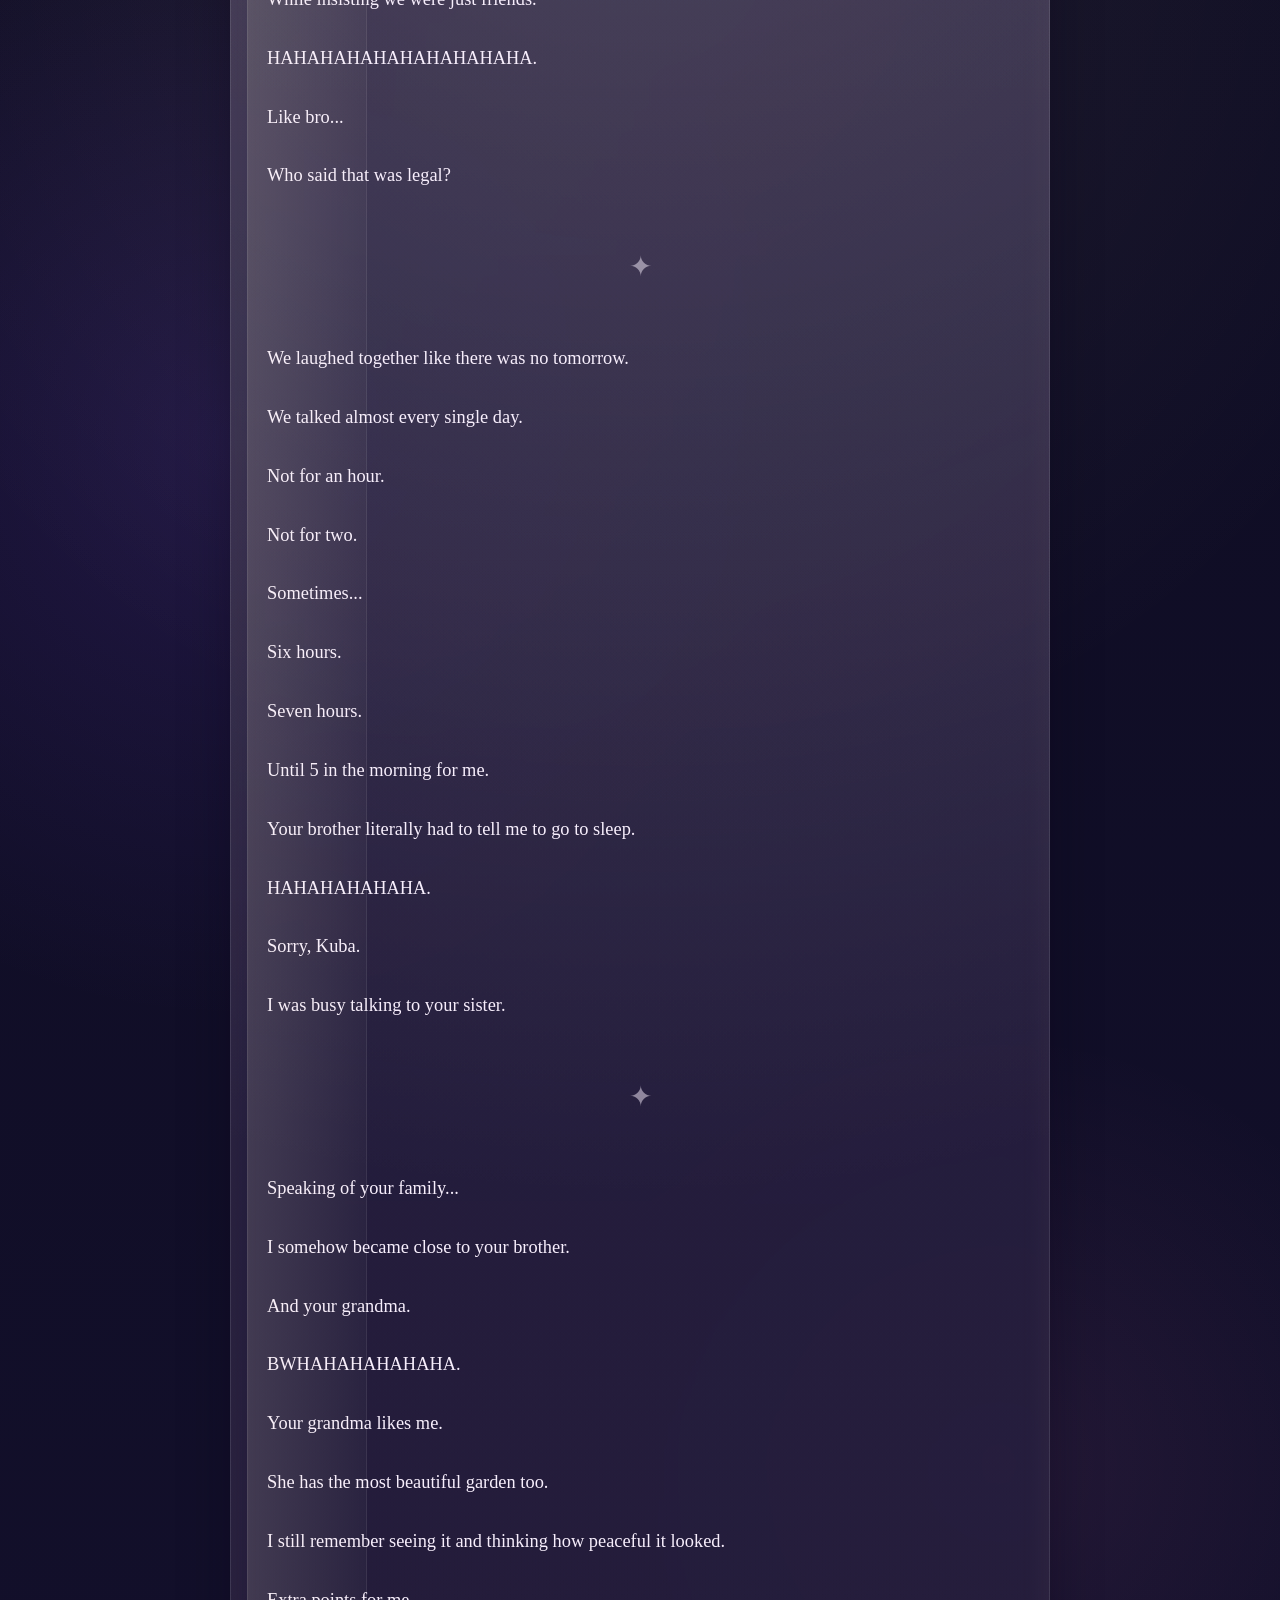
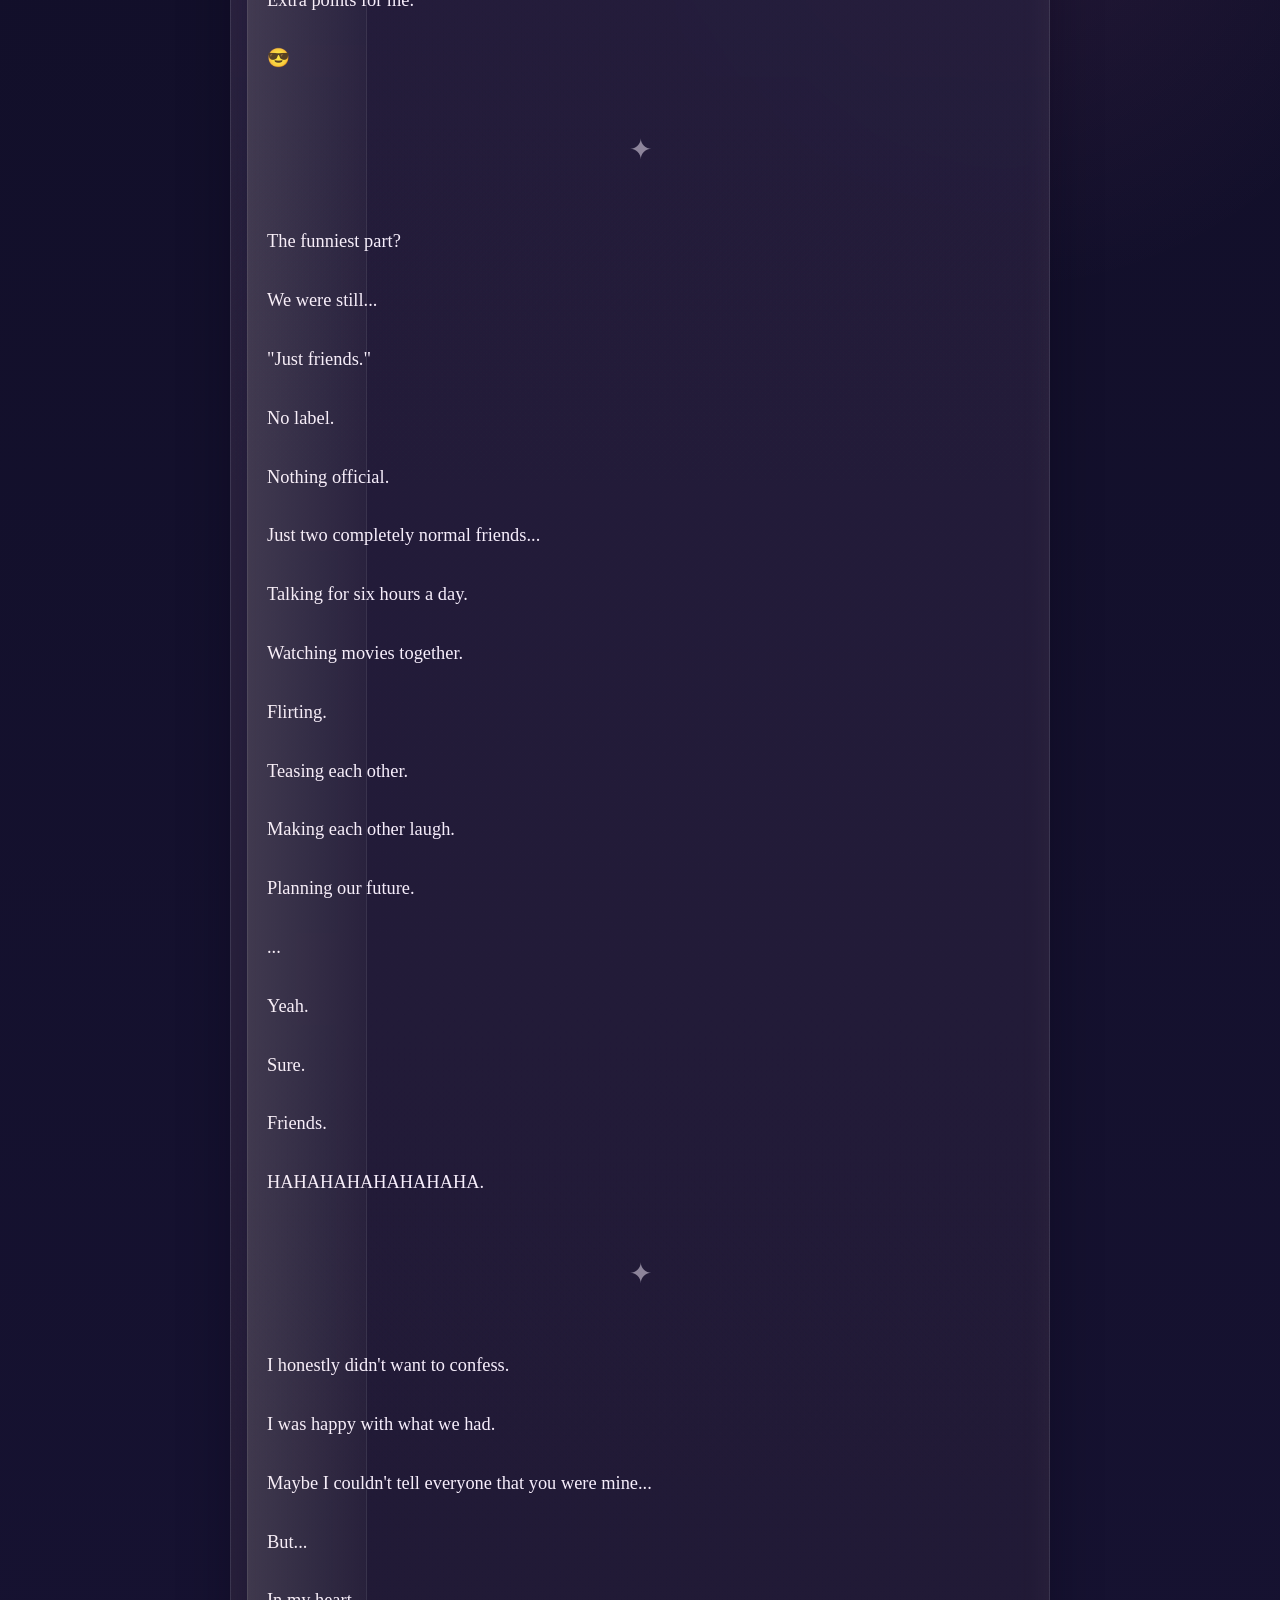
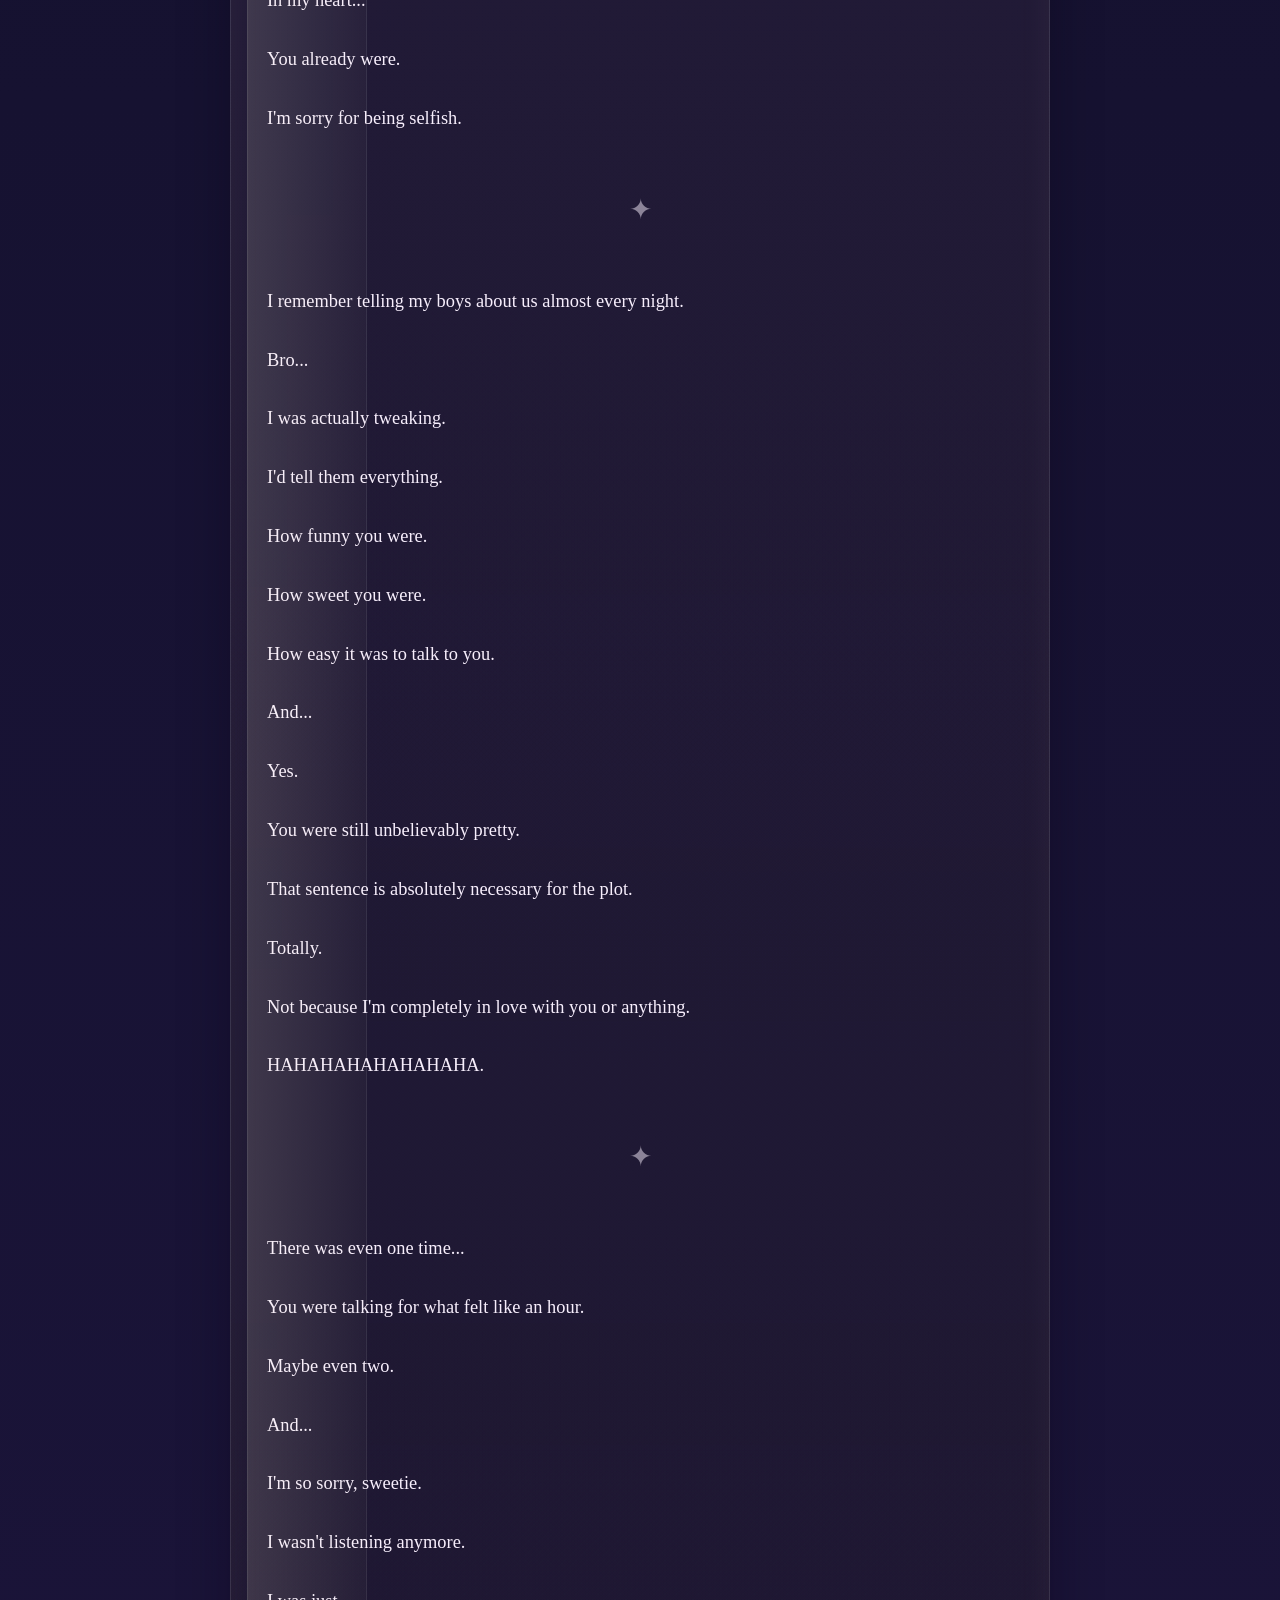
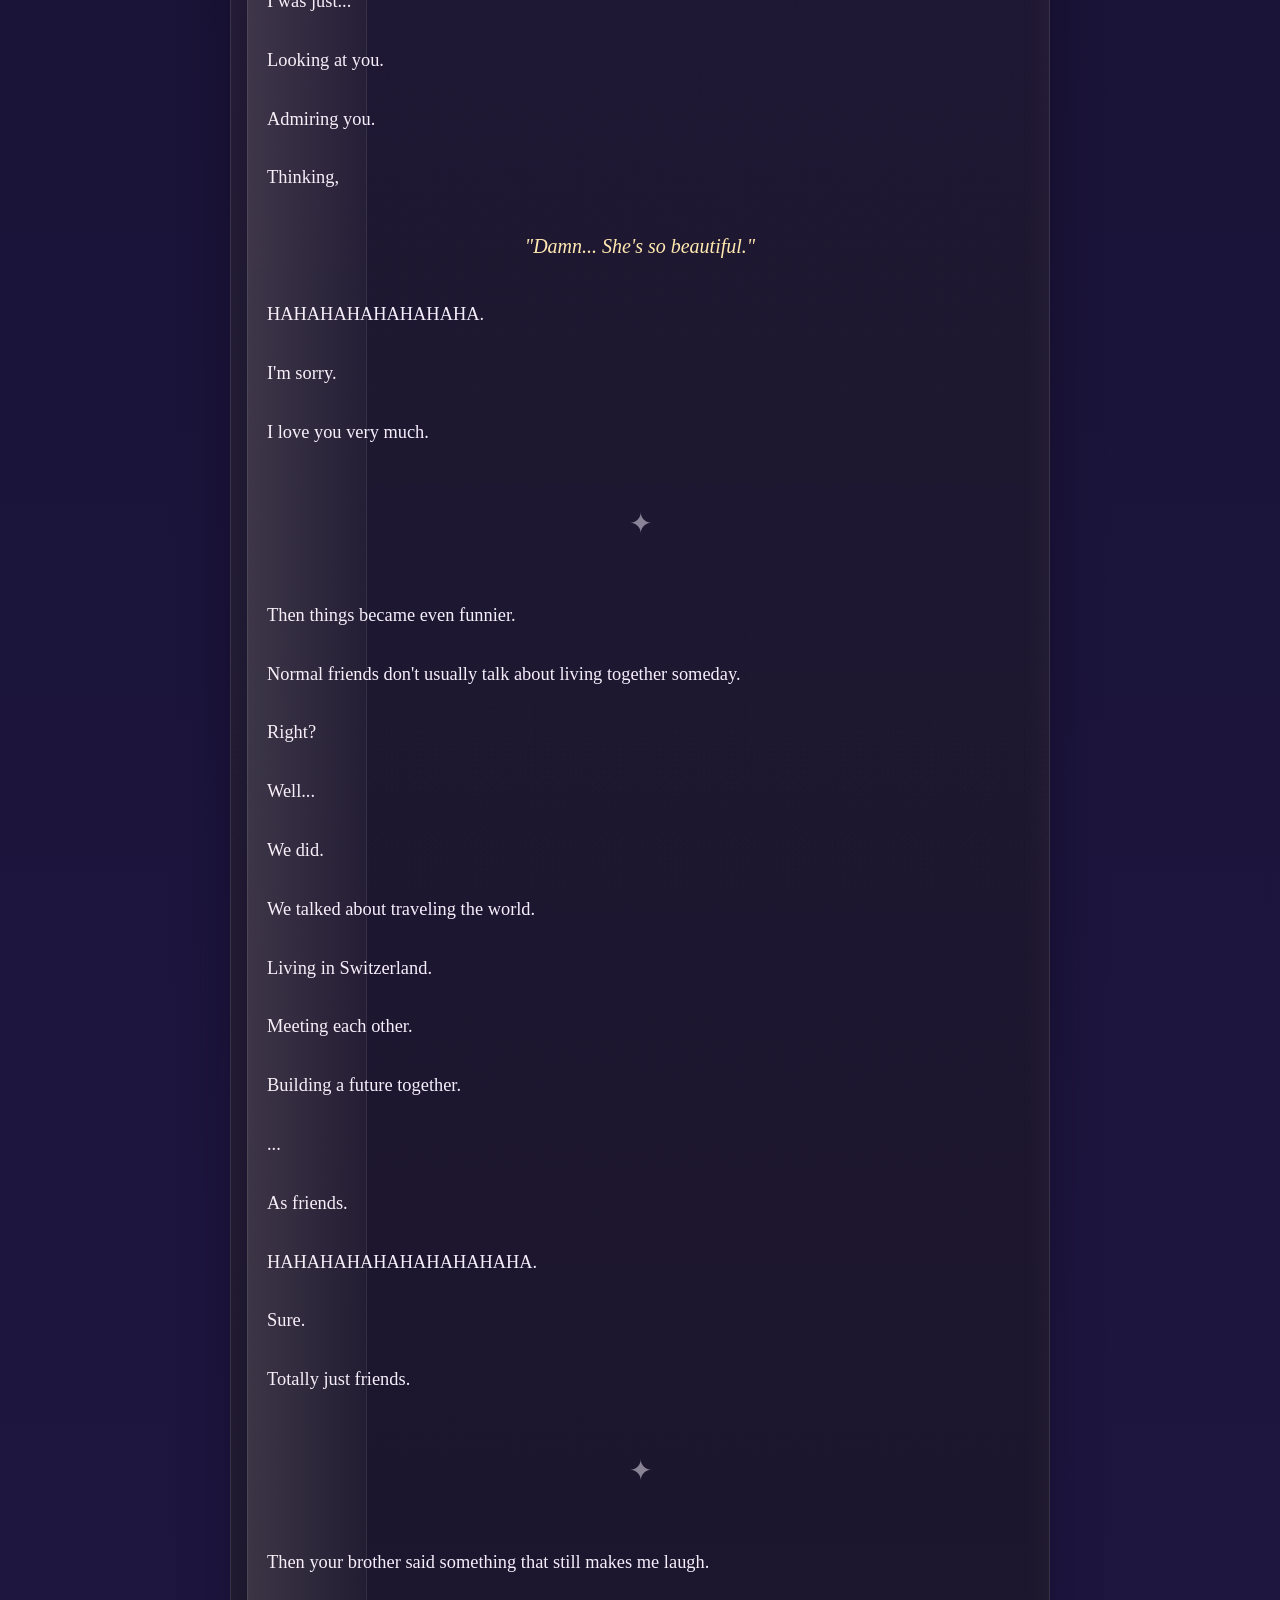
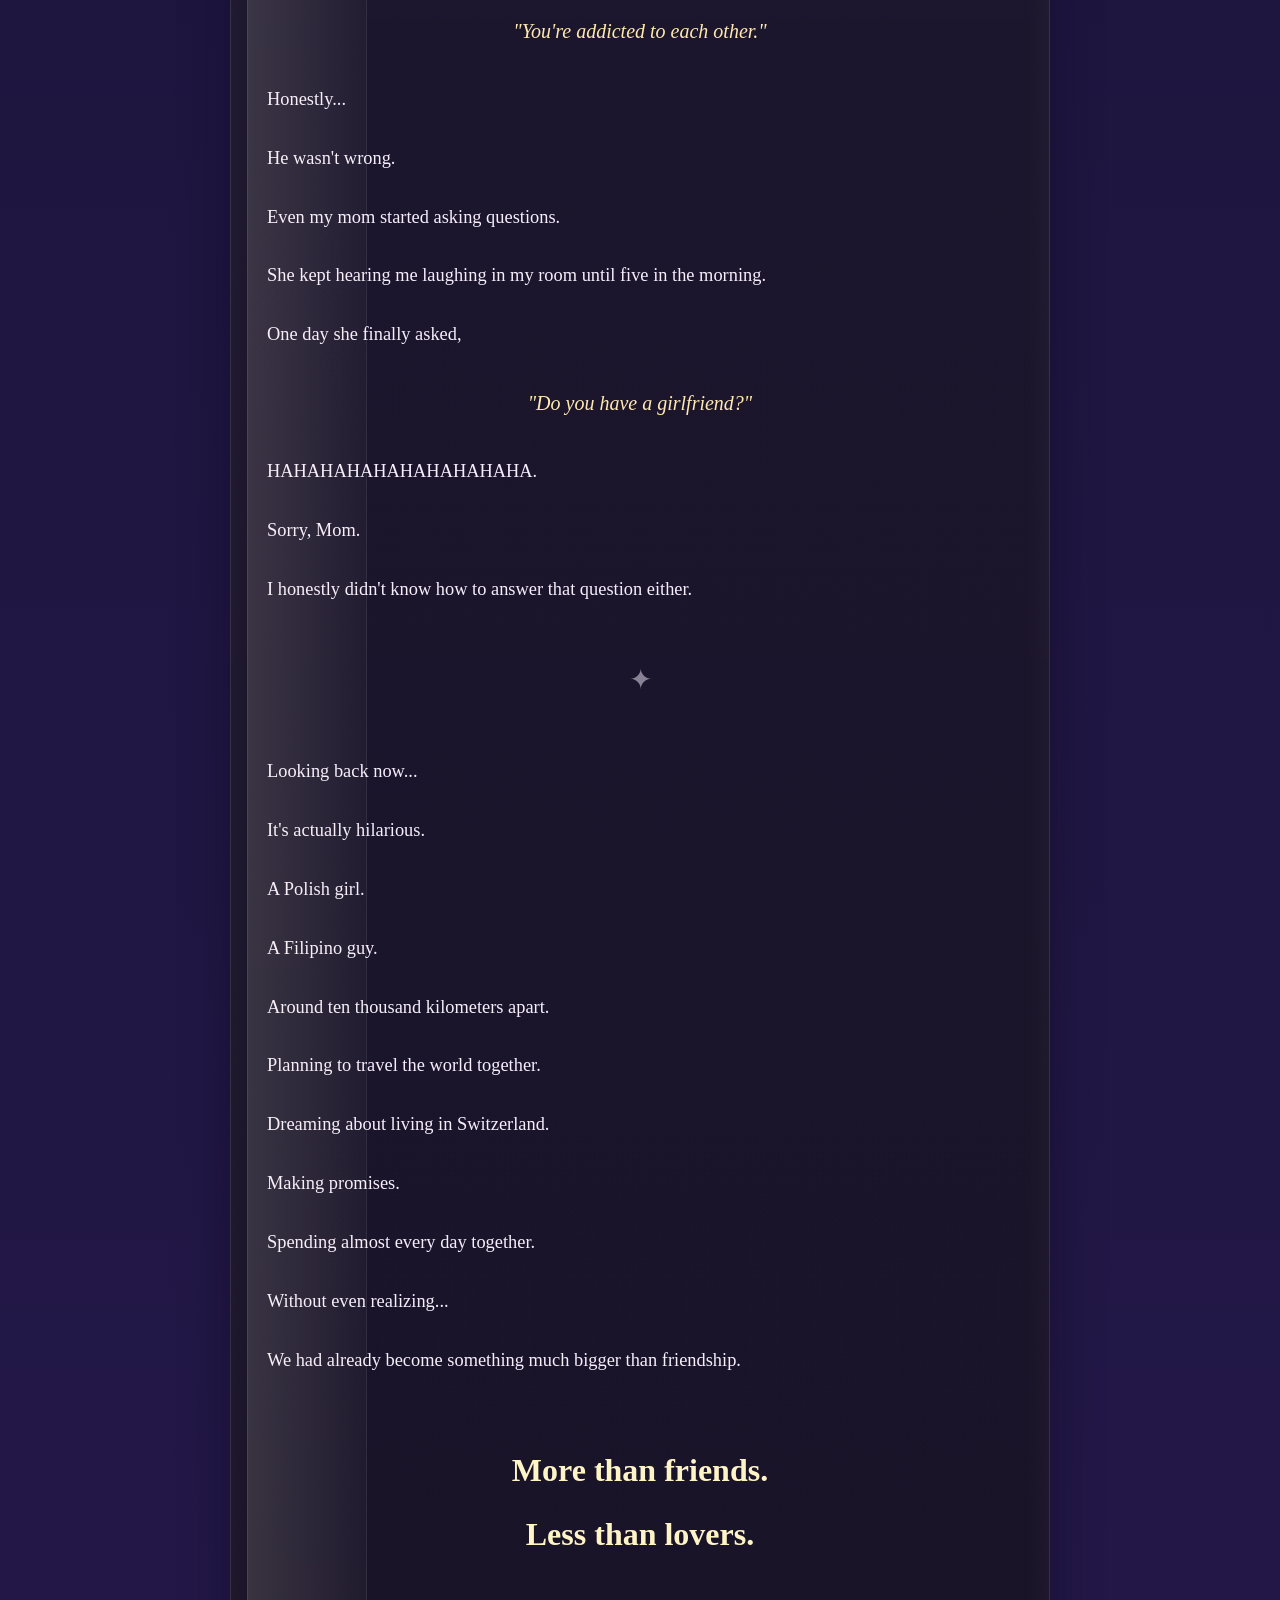
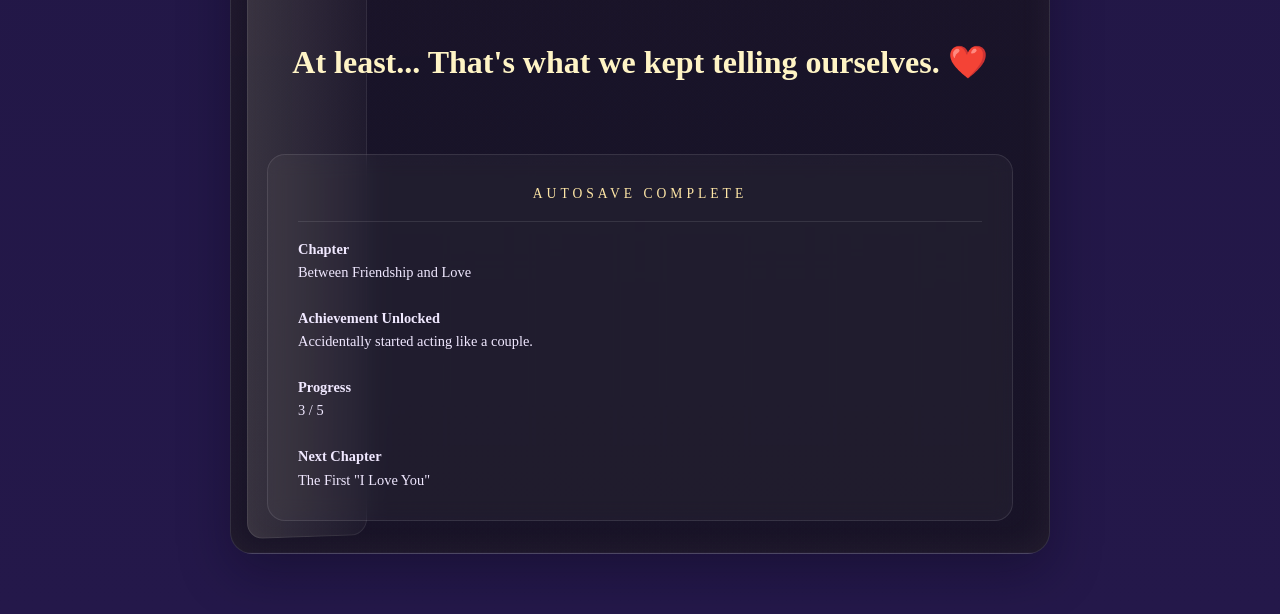
<file: friends-lover.html>
<!DOCTYPE html>
<html lang="en">
<head>
  <meta charset="UTF-8">
  <meta name="viewport" content="width=device-width, initial-scale=1.0">
  <title>Chapter 1 — The First Encounter</title>
  <style>
    * {
      box-sizing: border-box;
      margin: 0;
      padding: 0;
    }

    body {
      min-height: 100vh;
      font-family: "Georgia", "Times New Roman", serif;
      color: #f7eefc;
      background:
        radial-gradient(circle at 50% 15%, rgba(255, 236, 190, 0.08), transparent 10%),
        radial-gradient(circle at 18% 20%, rgba(138, 84, 255, 0.14), transparent 7%),
        radial-gradient(circle at 78% 30%, rgba(255, 138, 209, 0.08), transparent 6%),
        linear-gradient(180deg, #0b0a1d 0%, #161231 48%, #24184a 100%);
      overflow-x: hidden;
      position: relative;
    }

    body::before {
      content: "";
      position: fixed;
      inset: 0;
      background:
        radial-gradient(circle, rgba(255, 255, 255, 0.9) 1px, transparent 1px) 0 0 / 3px 3px,
        radial-gradient(circle, rgba(255, 255, 255, 0.5) 1px, transparent 1px) 20px 20px / 5px 5px;
      opacity: 0.08;
      pointer-events: none;
    }

    body::after {
      content: "";
      position: fixed;
      inset: 0;
      background:
        radial-gradient(circle at center, transparent 0%, rgba(5, 3, 18, 0.12) 58%, rgba(5, 3, 18, 0.65) 100%),
        linear-gradient(to bottom, rgba(255, 228, 187, 0.03), rgba(255, 228, 187, 0.01));
      mix-blend-mode: screen;
      pointer-events: none;
    }

    .chapter-title {
      text-align: center;
      font-size: 70px;
      padding-top: 36px;
      padding-bottom: 18px;
    }

    .chapter-page {
      min-height: 100vh;
      display: flex;
      align-items: center;
      justify-content: center;
      padding: 60px 24px;
    }

    .chapter-card {
      width: min(820px, 100%);
      background:
        linear-gradient(180deg, rgba(255, 255, 255, 0.08), rgba(255, 225, 205, 0.04)),
        radial-gradient(circle at 50% 10%, rgba(255, 248, 226, 0.18), transparent 18%),
        linear-gradient(180deg, rgba(23, 14, 54, 0.86), rgba(14, 10, 30, 0.94));
      border: 1px solid rgba(255, 255, 255, 0.12);
      border-radius: 22px;
      padding: 42px 36px 32px;
      box-shadow:
        inset 0 0 35px rgba(255, 227, 186, 0.06),
        0 18px 50px rgba(8, 5, 22, 0.35);
      backdrop-filter: blur(8px);
      position: relative;
      overflow: hidden;
    }

    .chapter-card::before {
      content: "";
      position: absolute;
      top: 16px;
      left: 16px;
      width: 120px;
      height: calc(100% - 32px);
      background: linear-gradient(90deg, rgba(255, 243, 215, 0.14), rgba(255, 243, 215, 0.03));
      border-radius: 16px;
      box-shadow: inset 0 0 0 1px rgba(255, 255, 255, 0.08);
      transform: skewY(-2deg);
      pointer-events: none;
    }

    .chapter-card::after {
      content: "CHAPTER 1";
      position: absolute;
      top: 20px;
      right: 26px;
      font-size: 0.8rem;
      letter-spacing: 0.22em;
      color: rgba(255, 242, 211, 0.68);
      text-transform: uppercase;
      z-index: 1;
    }

    .chapter-headline {
      text-align: left;
      color: white;
      font-style: italic;
      text-decoration: underline;
    }

    .chapter-button-home {
      display: inline-flex;
      align-items: center;
      justify-content: center;
      padding: 14px 28px;
      border-radius: 999px;
      border: 1px solid rgba(255, 255, 255, 0.16);
      background: linear-gradient(135deg, rgba(255, 239, 191, 0.18), rgba(255, 205, 249, 0.08));
      color: #fff;
      font-weight: 600;
      letter-spacing: 0.05em;
      text-transform: uppercase;
      text-decoration: none;
      box-shadow: 0 10px 30px rgba(92, 44, 173, 0.18);
      transition: transform 0.2s ease, box-shadow 0.2s ease, background 0.2s ease;
      position: relative;
      z-index: 2;
    }

    .chapter-button-home:hover {
      transform: translateY(-1px);
      box-shadow: 0 12px 36px rgba(92, 44, 173, 0.28);
      background: linear-gradient(135deg, rgba(255, 249, 219, 0.25), rgba(255, 218, 250, 0.12));
    }

    .chapter-button-home::before {
      content: "";
      display: inline-block;
      width: 10px;
      height: 10px;
      margin-right: 12px;
      border-radius: 50%;
      background: rgba(255, 255, 255, 0.9);
      box-shadow: 0 0 12px rgba(255, 241, 192, 0.5);
    }

    .chapter-button-next {
      display: inline-flex;
      align-items: center;
      justify-content: center;
      padding: 14px 28px;
      border-radius: 999px;
      border: 1px solid rgba(255, 255, 255, 0.16);
      background: linear-gradient(135deg, rgba(255, 239, 191, 0.18), rgba(255, 205, 249, 0.08));
      color: #fff;
      font-weight: 600;
      letter-spacing: 0.05em;
      text-transform: uppercase;
      text-decoration: none;
      box-shadow: 0 10px 30px rgba(92, 44, 173, 0.18);
      transition: transform 0.2s ease, box-shadow 0.2s ease, background 0.2s ease;
      position: relative;
      z-index: 2;
    }

    .chapter-button-next:hover {
      transform: translateY(-1px);
      box-shadow: 0 12px 36px rgba(92, 44, 173, 0.28);
      background: linear-gradient(135deg, rgba(255, 249, 219, 0.25), rgba(255, 218, 250, 0.12));
    }

    .chapter-button-next::before {
      content: "";
      display: inline-block;
      width: 10px;
      height: 10px;
      margin-right: 12px;
      border-radius: 50%;
      background: rgba(255, 255, 255, 0.9);
      box-shadow: 0 0 12px rgba(255, 241, 192, 0.5);
    }

    .chapter-buttons {
      position: fixed;
      display: flex;
      gap: 12px;
      align-items: center;
      padding: 6px;
      background: transparent;
      z-index: 3000;
      pointer-events: auto;
      white-space: nowrap;
    }

    .chapter-buttons.pos-bottom-right { right: 20px; bottom: 20px; }
    .chapter-buttons.pos-bottom-left  { left: 20px;  bottom: 20px; }
    .chapter-buttons.pos-top-right    { right: 20px; top: 20px; }
    .chapter-buttons.pos-top-left     { left: 20px;  top: 20px; }
    .chapter-buttons.pos-center       { left: 50%; transform: translateX(-50%); bottom: 20px; }

    .chapter-subtitle {
      text-align: center;
      opacity: .8;
      margin-bottom: 30px;
    }

    .letter {
      font-size: 1.15rem;
      line-height: 2;
    }

    .letter p {
      margin: 22px 0;
    }

    .memory-divider {
      text-align: center;
      font-size: 28px;
      opacity: .5;
      margin: 45px 0;
    }

    .memory-image {
      width: 100%;
      border-radius: 18px;
      margin: 25px 0;
      border: 1px solid rgba(255, 255, 255, .15);
    }

    blockquote {
      text-align: center;
      font-style: italic;
      font-size: 1.25rem;
      margin: 30px auto;
      color: #ffe9b0;
    }

    .ending {
      text-align: center;
      margin-top: 60px;
      font-size: 2rem;
      font-weight: bold;
      color: #fff4c5;
    }

    /* ── Memory Log ── */
    .memory-log {
      background: rgba(255, 255, 255, .04);
      border: 1px solid rgba(255, 255, 255, .1);
      border-radius: 18px;
      padding: 30px;
      margin-bottom: 50px;
      backdrop-filter: blur(10px);
    }

    .memory-title {
      text-align: center;
      letter-spacing: 4px;
      font-size: .85rem;
      color: #ffe7a6;
      margin-bottom: 25px;
    }

    .memory-grid {
      display: grid;
      grid-template-columns: repeat(2, 1fr);
      gap: 25px;
    }

    .memory-grid span {
      display: block;
      font-size: .8rem;
      text-transform: uppercase;
      opacity: .6;
      margin-bottom: 8px;
    }

    .memory-grid p {
      line-height: 1.7;
    }

    .memory-ending {
      margin-top: 35px;
      text-align: center;
      font-style: italic;
      color: #ffe7a6;
    }

    /* ── Lost Memory block ── */
    .lost-memory {
      text-align: center;
      padding: 30px;
      border-radius: 18px;
      margin: 30px 0;
      background: rgba(255, 255, 255, 0.04);
      border: 1px dashed rgba(255, 255, 255, 0.2);
      backdrop-filter: blur(6px);
    }

    .lost-memory h3 {
      margin-bottom: 10px;
      opacity: 0.9;
    }

    .camera {
      width: 60px;
      height: 40px;
      margin: 0 auto 12px;
      border-radius: 8px;
      background: rgba(255, 255, 255, 0.1);
      position: relative;
    }

    .camera::after {
      content: "";
      position: absolute;
      width: 12px;
      height: 12px;
      border: 2px solid rgba(255, 255, 255, 0.6);
      border-radius: 50%;
      left: 50%;
      top: 50%;
      transform: translate(-50%, -50%);
    }

    /* ── Autosave ── */
    .autosave {
      margin-top: 60px;
      padding: 28px 30px;
      background: rgba(255, 255, 255, .04);
      border: 1px solid rgba(255, 255, 255, .1);
      border-radius: 18px;
      backdrop-filter: blur(10px);
      font-size: .9rem;
      line-height: 1.6;
      color: #f0e8ff;
    }

    .autosave hr {
      border: none;
      border-top: 1px solid rgba(255, 255, 255, .1);
      margin: 16px 0;
    }

    .autosave-title {
      text-align: center;
      letter-spacing: 4px;
      font-size: .85rem;
      color: #ffe7a6;
      margin-bottom: 16px;
    }
  </style>
</head>

<body>

  <h1 class="chapter-title" >
    <span style="font-size: 30px;">More than </span> 
     <span style="font-size: 70px;font-style: italic;font-weight:bold;"> friends</span>, 
     <span style="font-size: 30px;"> less than </span> 
     <span style="font-size: 50px;font-style: italic;letter-spacing: 5px;color: #880808">lover</span>
    </h1>

  <main class="chapter-page">
    <section class="chapter-card">

      <!-- MEMORY LOG -->
      <div class="memory-log">
        <div class="memory-title">MEMORY LOG #003</div>
        <div class="memory-grid">
          <div>
            <span>Period</span>
            <p>The "We're definitely just friends" era.</p>
          </div>
          <div>
            <span>Location</span>
            <p>Instagram Calls</p>
          </div>
          <div>
            <span>Activities</span>
            <p>
              ✓ 6-hour calls<br>
              ✓ Movie nights<br>
              ✓ Flirting (apparently)<br>
              ✓ Planning our future... as "friends"
            </p>
          </div>
          <div>
            <span>Status</span>
            <p>More than friends.<br>Less than lovers.</p>
          </div>
        </div>
        <p class="memory-ending">
          We never confessed.
          <br>
          We simply forgot that friends aren't supposed to act like this.
        </p>  

        

      </div>

      

      <!-- HEADLINE -->
      <h2 class="chapter-headline">JUST FRIENDS</h2>

      <p class="chapter-subtitle">
        <em>Sure. Totally. Absolutely.</em>
      </p>

      <img
        src="pictures/chapter-3.png"
        alt="Instagram ss"
        class="memory-image">

      <!-- LETTER -->
      <div class="letter">

        <p>Dear Sweetie,</p>

        <p>This chapter honestly makes me laugh every single time I think about it.</p>

        <p>Because...</p>

        <p>We were acting like a couple.</p>

        <p>While insisting we were just friends.</p>

        <p>HAHAHAHAHAHAHAHAHAHA.</p>

        <p>Like bro...</p>

        <p>Who said that was legal?</p>

        <div class="memory-divider">✦</div>

        <p>We laughed together like there was no tomorrow.</p>

        <p>We talked almost every single day.</p>

        <p>Not for an hour.</p>

        <p>Not for two.</p>

        <p>Sometimes...</p>

        <p>Six hours.</p>

        <p>Seven hours.</p>

        <p>Until 5 in the morning for me.</p>

        <p>Your brother literally had to tell me to go to sleep.</p>

        <p>HAHAHAHAHAHA.</p>

        <p>Sorry, Kuba.</p>

        <p>I was busy talking to your sister.</p>

        <div class="memory-divider">✦</div>

        <p>Speaking of your family...</p>

        <p>I somehow became close to your brother.</p>

        <p>And your grandma.</p>

        <p>BWHAHAHAHAHAHA.</p>

        <p>Your grandma likes me.</p>

        <p>She has the most beautiful garden too.</p>

        <p>I still remember seeing it and thinking how peaceful it looked.</p>

        <p>Extra points for me.</p>

        <p>😎</p>

        <div class="memory-divider">✦</div>

        <p>The funniest part?</p>

        <p>We were still...</p>

        <p>"Just friends."</p>

        <p>No label.</p>

        <p>Nothing official.</p>

        <p>Just two completely normal friends...</p>

        <p>Talking for six hours a day.</p>

        <p>Watching movies together.</p>

        <p>Flirting.</p>

        <p>Teasing each other.</p>

        <p>Making each other laugh.</p>

        <p>Planning our future.</p>

        <p>...</p>

        <p>Yeah.</p>

        <p>Sure.</p>

        <p>Friends.</p>

        <p>HAHAHAHAHAHAHAHA.</p>

        <div class="memory-divider">✦</div>

        <p>I honestly didn't want to confess.</p>

        <p>I was happy with what we had.</p>

        <p>Maybe I couldn't tell everyone that you were mine...</p>

        <p>But...</p>

        <p>In my heart...</p>

        <p>You already were.</p>

        <p>I'm sorry for being selfish.</p>

        <div class="memory-divider">✦</div>

        <p>I remember telling my boys about us almost every night.</p>

        <p>Bro...</p>

        <p>I was actually tweaking.</p>

        <p>I'd tell them everything.</p>

        <p>How funny you were.</p>

        <p>How sweet you were.</p>

        <p>How easy it was to talk to you.</p>

        <p>And...</p>

        <p>Yes.</p>

        <p>You were still unbelievably pretty.</p>

        <p>That sentence is absolutely necessary for the plot.</p>

        <p>Totally.</p>

        <p>Not because I'm completely in love with you or anything.</p>

        <p>HAHAHAHAHAHAHAHA.</p>

        <div class="memory-divider">✦</div>

        <p>There was even one time...</p>

        <p>You were talking for what felt like an hour.</p>

        <p>Maybe even two.</p>

        <p>And...</p>

        <p>I'm so sorry, sweetie.</p>

        <p>I wasn't listening anymore.</p>

        <p>I was just...</p>

        <p>Looking at you.</p>

        <p>Admiring you.</p>

        <p>Thinking,</p>

        <blockquote>"Damn... She's so beautiful."</blockquote>

        <p>HAHAHAHAHAHAHAHA.</p>

        <p>I'm sorry.</p>

        <p>I love you very much.</p>

        <div class="memory-divider">✦</div>

        <p>Then things became even funnier.</p>

        <p>Normal friends don't usually talk about living together someday.</p>

        <p>Right?</p>

        <p>Well...</p>

        <p>We did.</p>

        <p>We talked about traveling the world.</p>

        <p>Living in Switzerland.</p>

        <p>Meeting each other.</p>

        <p>Building a future together.</p>

        <p>...</p>

        <p>As friends.</p>

        <p>HAHAHAHAHAHAHAHAHAHA.</p>

        <p>Sure.</p>

        <p>Totally just friends.</p>

        <div class="memory-divider">✦</div>

        <p>Then your brother said something that still makes me laugh.</p>

        <blockquote>"You're addicted to each other."</blockquote>

        <p>Honestly...</p>

        <p>He wasn't wrong.</p>

        <p>Even my mom started asking questions.</p>

        <p>She kept hearing me laughing in my room until five in the morning.</p>

        <p>One day she finally asked,</p>

        <blockquote>"Do you have a girlfriend?"</blockquote>

        <p>HAHAHAHAHAHAHAHAHAHA.</p>

        <p>Sorry, Mom.</p>

        <p>I honestly didn't know how to answer that question either.</p>

        <div class="memory-divider">✦</div>

        <p>Looking back now...</p>

        <p>It's actually hilarious.</p>

        <p>A Polish girl.</p>

        <p>A Filipino guy.</p>

        <p>Around ten thousand kilometers apart.</p>

        <p>Planning to travel the world together.</p>

        <p>Dreaming about living in Switzerland.</p>

        <p>Making promises.</p>

        <p>Spending almost every day together.</p>

        <p>Without even realizing...</p>

        <p>We had already become something much bigger than friendship.</p>

        <h3 class="ending">
          More than friends.
          <br>
          Less than lovers.
          <br><br>
          At least...
          That's what we kept telling ourselves.
          ❤️
        </h3>

      </div>

      <!-- AUTOSAVE -->
      <div class="autosave">
        <p class="autosave-title">AUTOSAVE COMPLETE</p>
        <hr>
        <p><strong>Chapter</strong><br>Between Friendship and Love</p>
        <br>
        <p><strong>Achievement Unlocked</strong><br>Accidentally started acting like a couple.</p>
        <br>
        <p><strong>Progress</strong><br>3 / 5</p>
        <br>
        <p><strong>Next Chapter</strong><br>The First "I Love You"</p>
      </div>

    </section>
  </main>

    <div class="chapter-buttons pos-top-left">
    <a href="index.html" class="chapter-button-home">
        Home
    </a>
</div>

    <div class="chapter-buttons pos-bottom-left">
    <a href="your-weirdo.html" class="chapter-button-home">
        Back
    </a>
</div>

<div class="chapter-buttons pos-bottom-right">
    <a href="CHAPTER-4.html" class="chapter-button-next">
        Chapter 4 
    </a>
</div>

</body>
</html>
</file>
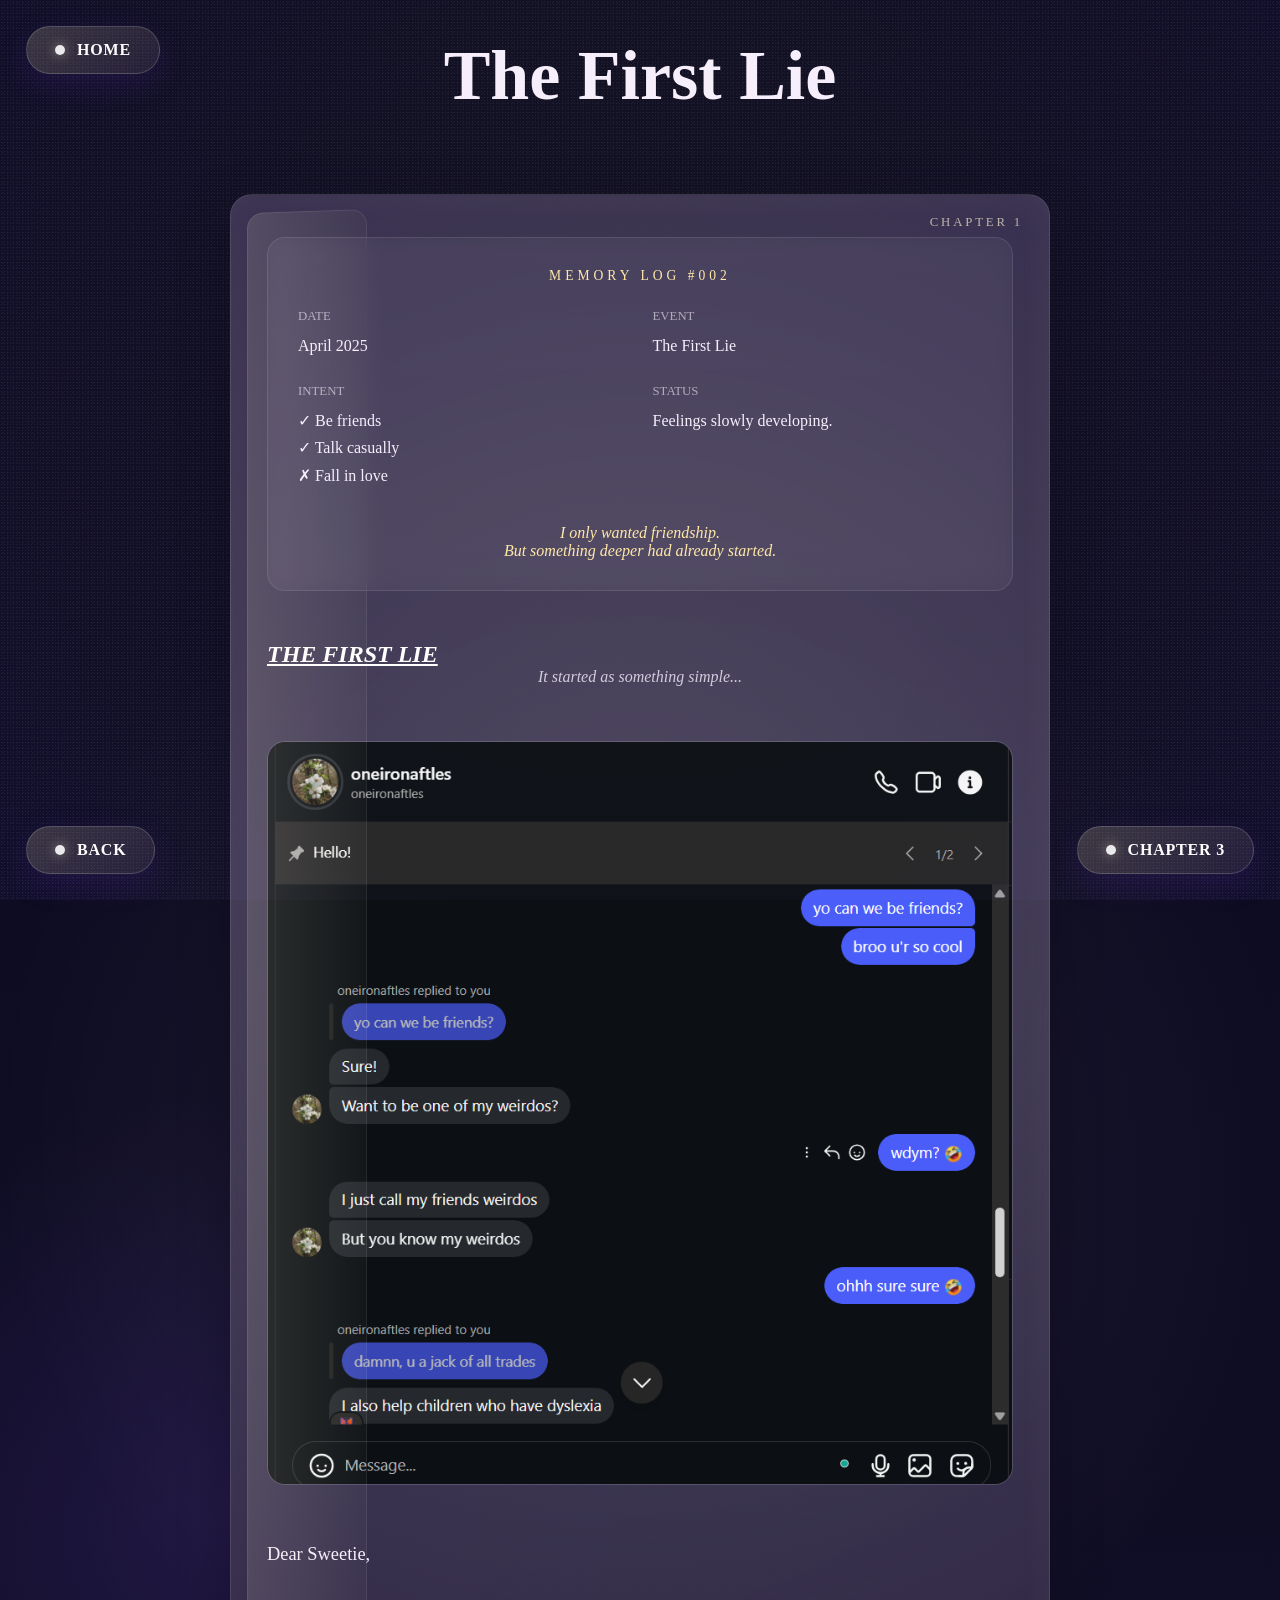
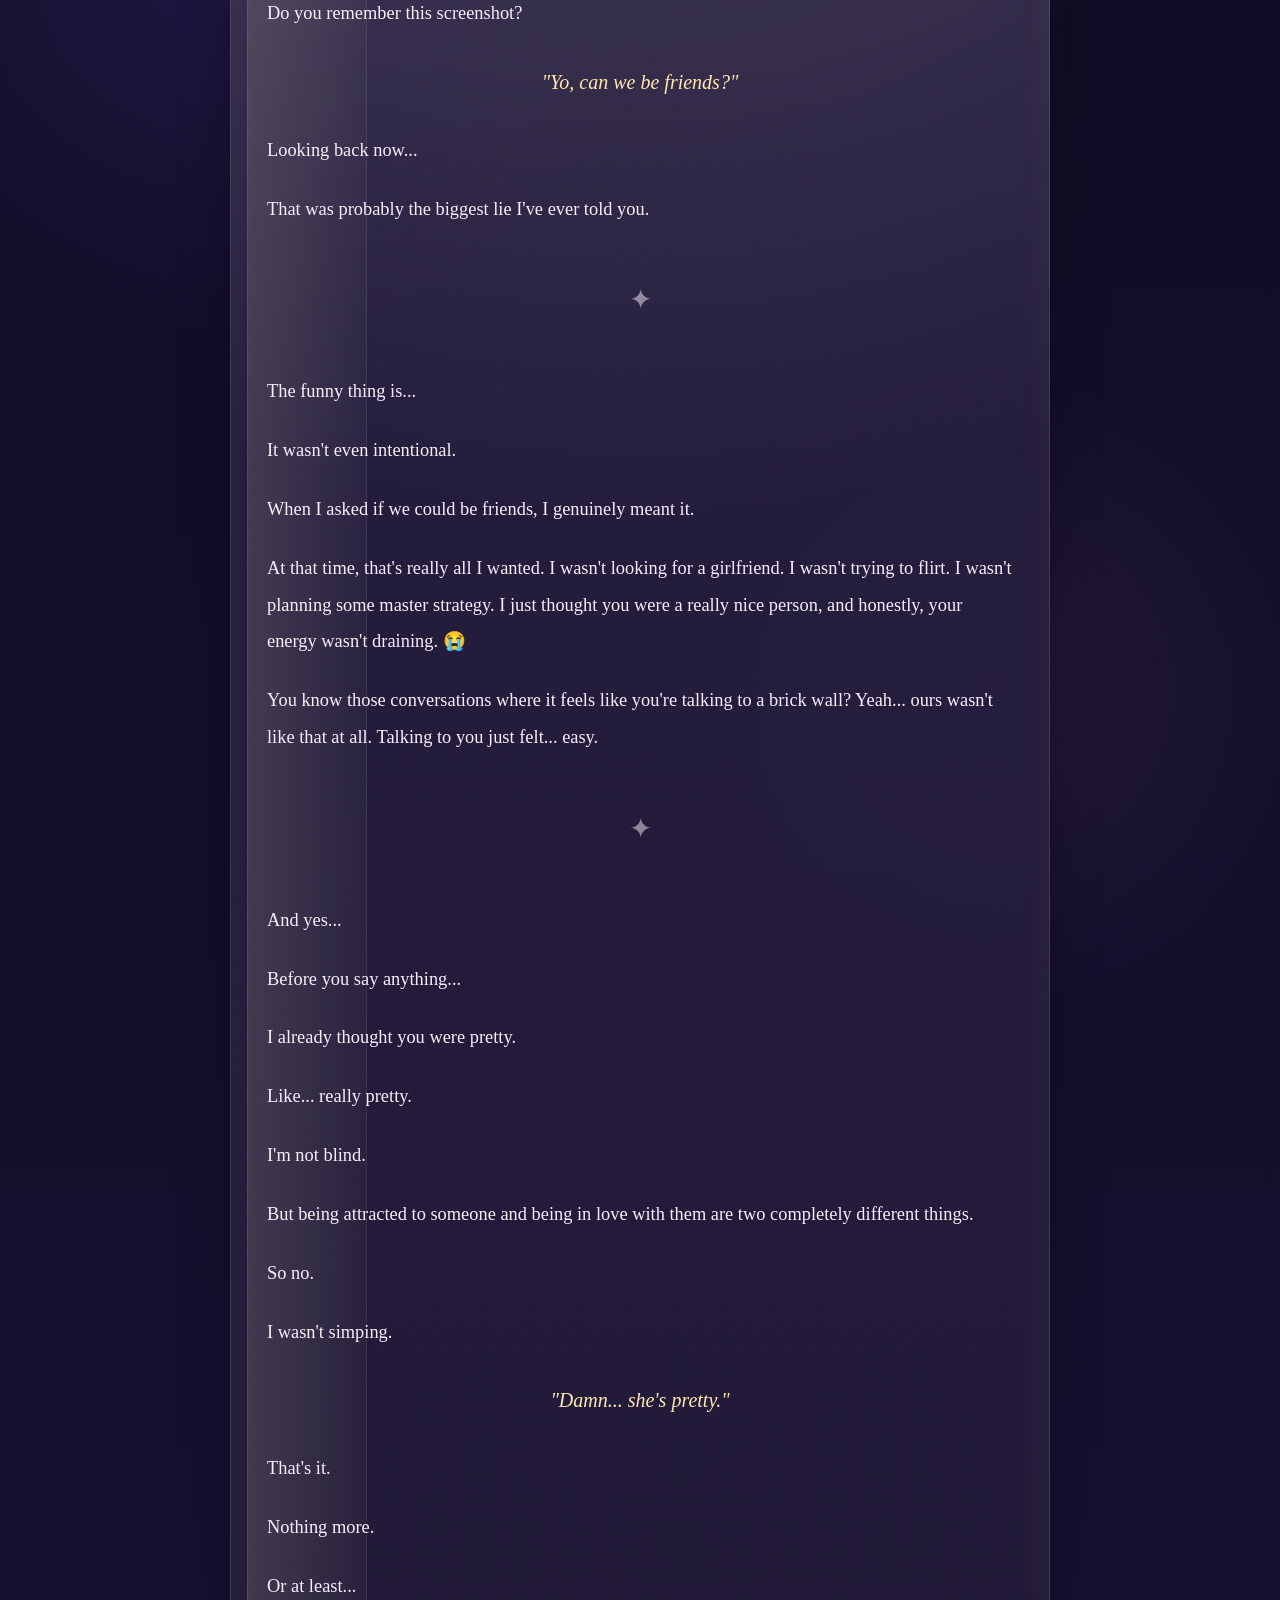
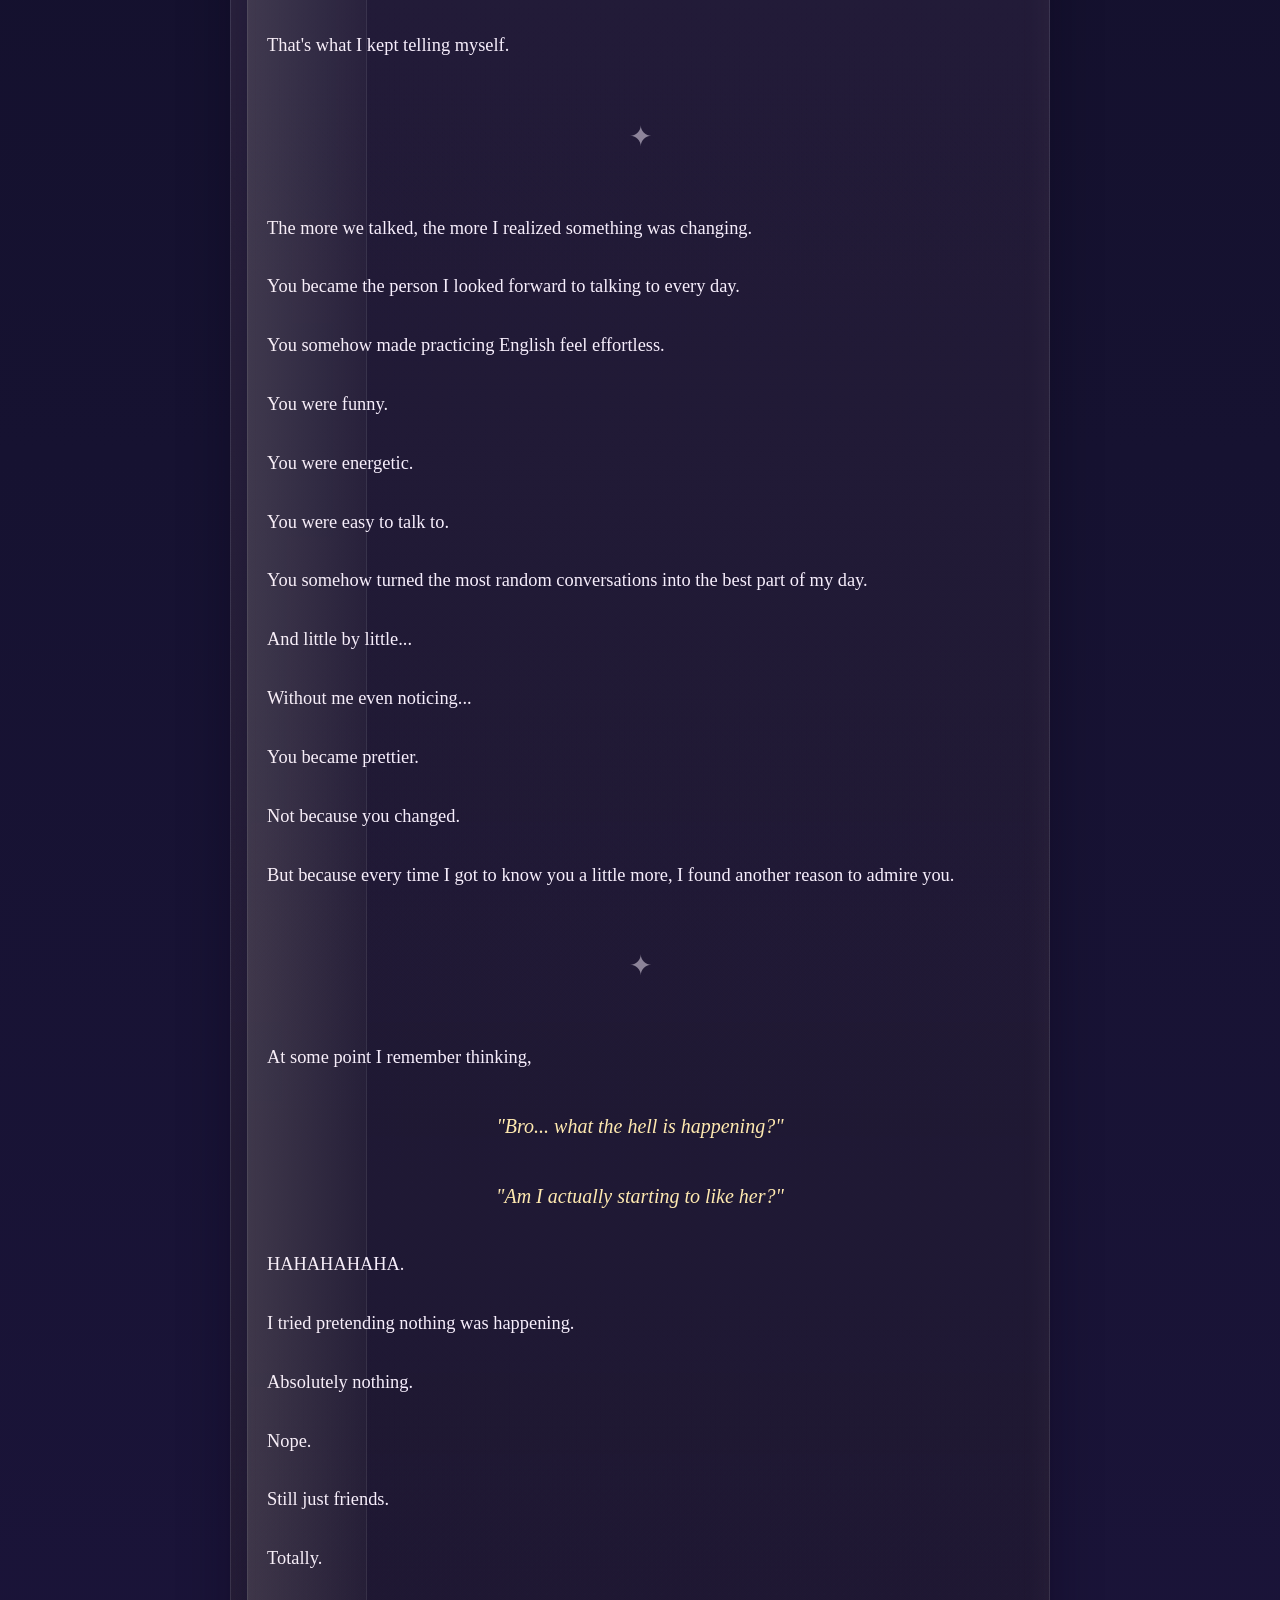
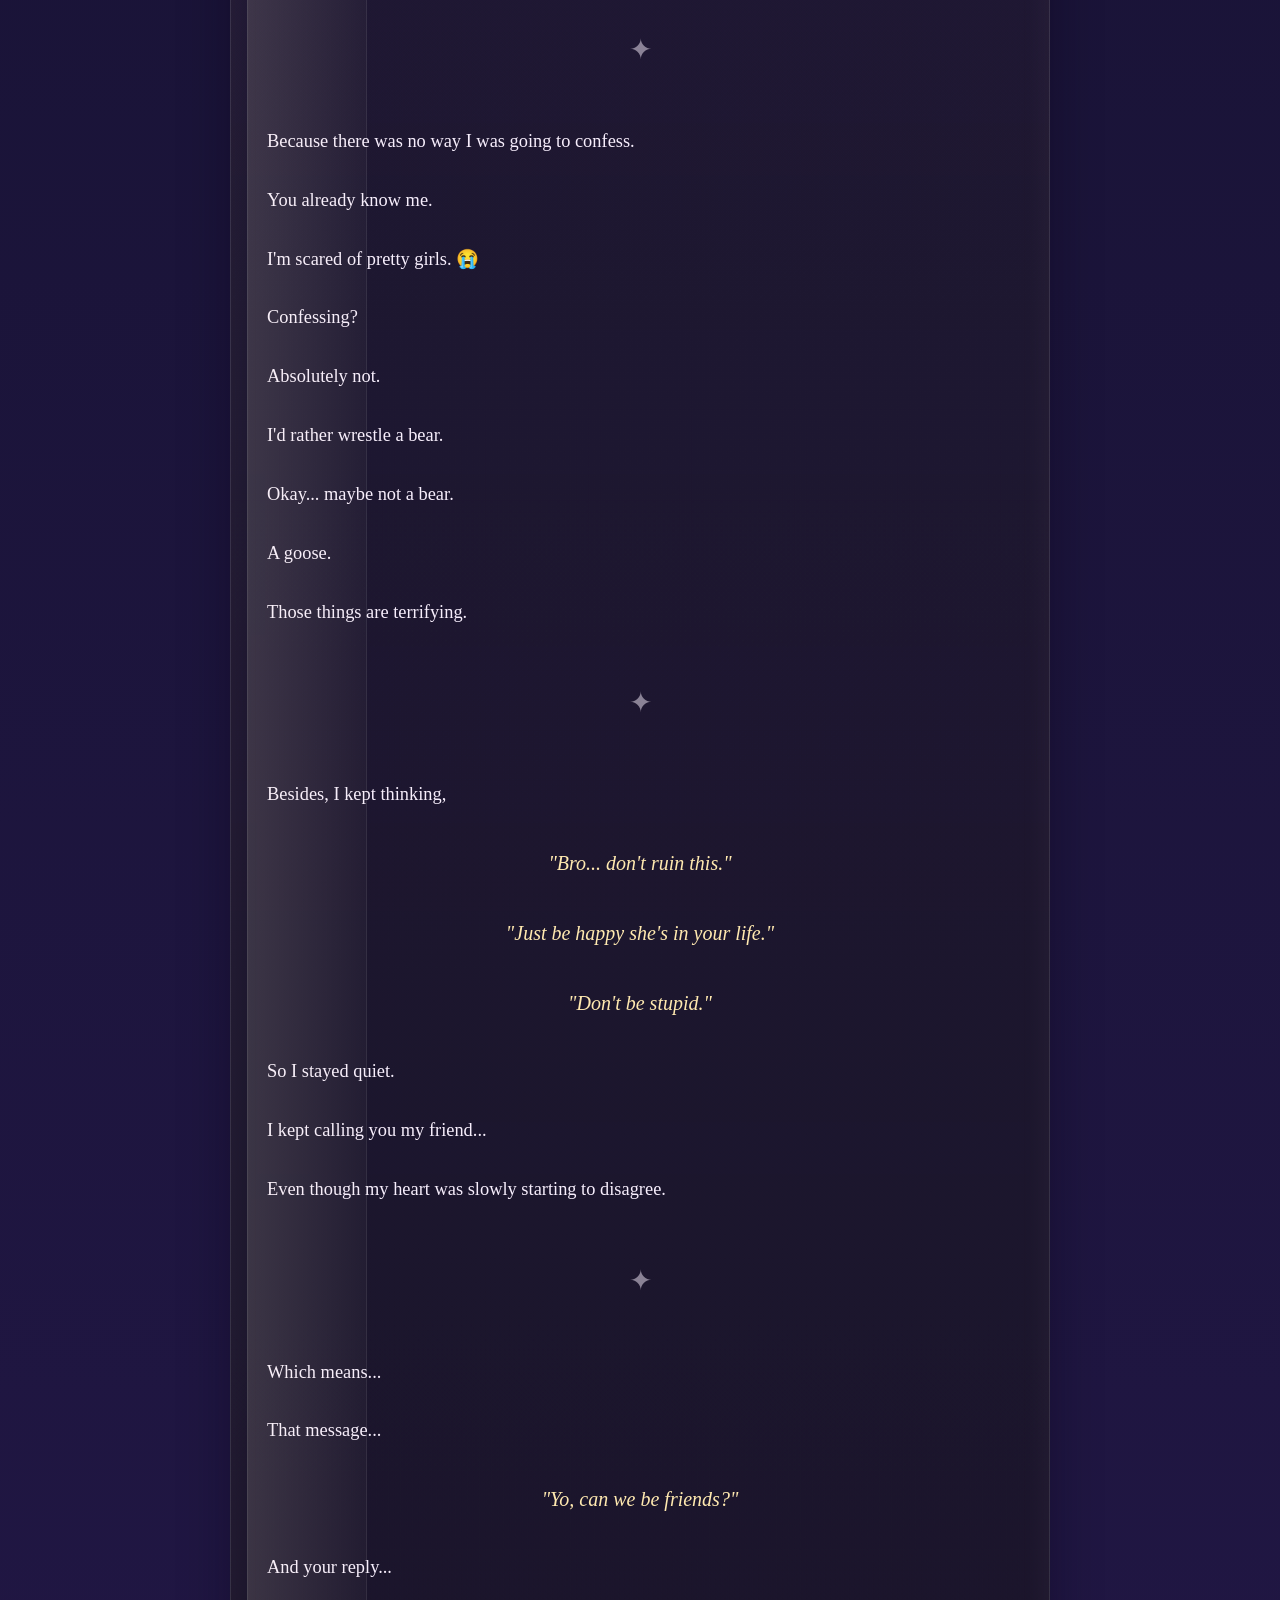
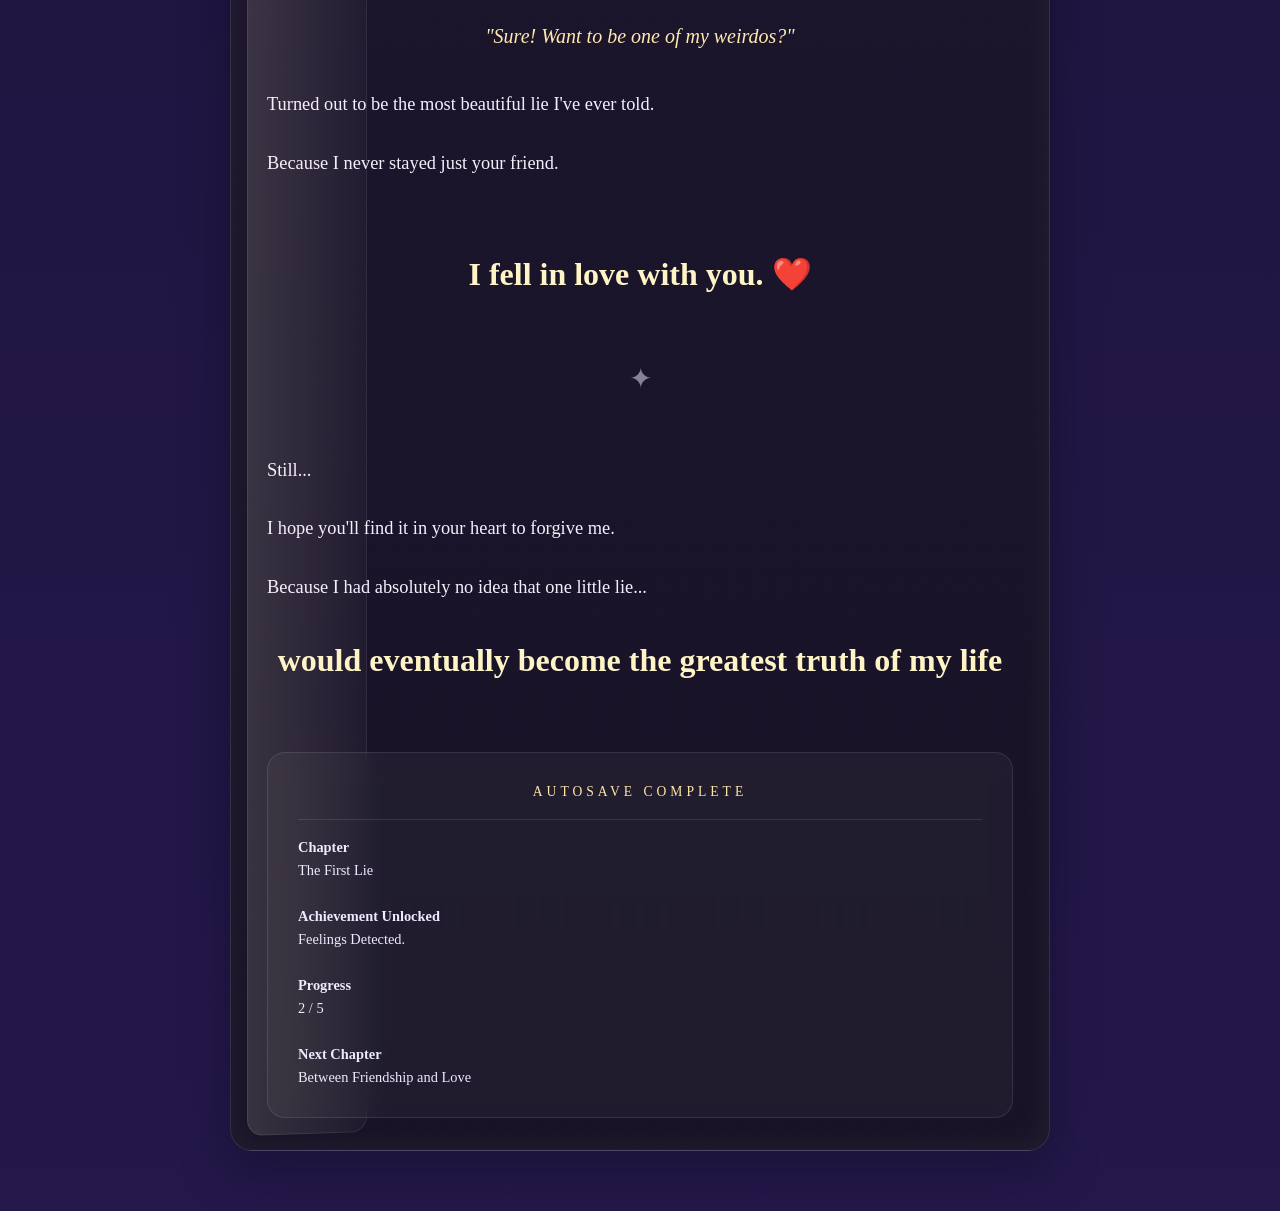
<file: your-weirdo.html>
<!DOCTYPE html>
<html lang="en">
<head>
  <meta charset="UTF-8">
  <meta name="viewport" content="width=device-width, initial-scale=1.0">
  <title>Chapter 1 — The First Encounter</title>
  <style>
    * {
      box-sizing: border-box;
      margin: 0;
      padding: 0;
    }

    body {
      min-height: 100vh;
      font-family: "Georgia", "Times New Roman", serif;
      color: #f7eefc;
      background:
        radial-gradient(circle at 50% 15%, rgba(255, 236, 190, 0.08), transparent 10%),
        radial-gradient(circle at 18% 20%, rgba(138, 84, 255, 0.14), transparent 7%),
        radial-gradient(circle at 78% 30%, rgba(255, 138, 209, 0.08), transparent 6%),
        linear-gradient(180deg, #0b0a1d 0%, #161231 48%, #24184a 100%);
      overflow-x: hidden;
      position: relative;
    }

    body::before {
      content: "";
      position: fixed;
      inset: 0;
      background:
        radial-gradient(circle, rgba(255, 255, 255, 0.9) 1px, transparent 1px) 0 0 / 3px 3px,
        radial-gradient(circle, rgba(255, 255, 255, 0.5) 1px, transparent 1px) 20px 20px / 5px 5px;
      opacity: 0.08;
      pointer-events: none;
    }

    body::after {
      content: "";
      position: fixed;
      inset: 0;
      background:
        radial-gradient(circle at center, transparent 0%, rgba(5, 3, 18, 0.12) 58%, rgba(5, 3, 18, 0.65) 100%),
        linear-gradient(to bottom, rgba(255, 228, 187, 0.03), rgba(255, 228, 187, 0.01));
      mix-blend-mode: screen;
      pointer-events: none;
    }

    .chapter-title {
      text-align: center;
      font-size: 70px;
      padding-top: 36px;
      padding-bottom: 18px;
    }

    .chapter-page {
      min-height: 100vh;
      display: flex;
      align-items: center;
      justify-content: center;
      padding: 60px 24px;
    }

    .chapter-card {
      width: min(820px, 100%);
      background:
        linear-gradient(180deg, rgba(255, 255, 255, 0.08), rgba(255, 225, 205, 0.04)),
        radial-gradient(circle at 50% 10%, rgba(255, 248, 226, 0.18), transparent 18%),
        linear-gradient(180deg, rgba(23, 14, 54, 0.86), rgba(14, 10, 30, 0.94));
      border: 1px solid rgba(255, 255, 255, 0.12);
      border-radius: 22px;
      padding: 42px 36px 32px;
      box-shadow:
        inset 0 0 35px rgba(255, 227, 186, 0.06),
        0 18px 50px rgba(8, 5, 22, 0.35);
      backdrop-filter: blur(8px);
      position: relative;
      overflow: hidden;
    }

    .chapter-card::before {
      content: "";
      position: absolute;
      top: 16px;
      left: 16px;
      width: 120px;
      height: calc(100% - 32px);
      background: linear-gradient(90deg, rgba(255, 243, 215, 0.14), rgba(255, 243, 215, 0.03));
      border-radius: 16px;
      box-shadow: inset 0 0 0 1px rgba(255, 255, 255, 0.08);
      transform: skewY(-2deg);
      pointer-events: none;
    }

    .chapter-card::after {
      content: "CHAPTER 1";
      position: absolute;
      top: 20px;
      right: 26px;
      font-size: 0.8rem;
      letter-spacing: 0.22em;
      color: rgba(255, 242, 211, 0.68);
      text-transform: uppercase;
      z-index: 1;
    }

    .chapter-headline {
      text-align: left;
      color: white;
      font-style: italic;
      text-decoration: underline;
    }

    .chapter-button-home {
      display: inline-flex;
      align-items: center;
      justify-content: center;
      padding: 14px 28px;
      border-radius: 999px;
      border: 1px solid rgba(255, 255, 255, 0.16);
      background: linear-gradient(135deg, rgba(255, 239, 191, 0.18), rgba(255, 205, 249, 0.08));
      color: #fff;
      font-weight: 600;
      letter-spacing: 0.05em;
      text-transform: uppercase;
      text-decoration: none;
      box-shadow: 0 10px 30px rgba(92, 44, 173, 0.18);
      transition: transform 0.2s ease, box-shadow 0.2s ease, background 0.2s ease;
      position: relative;
      z-index: 2;
    }

    .chapter-button-home:hover {
      transform: translateY(-1px);
      box-shadow: 0 12px 36px rgba(92, 44, 173, 0.28);
      background: linear-gradient(135deg, rgba(255, 249, 219, 0.25), rgba(255, 218, 250, 0.12));
    }

    .chapter-button-home::before {
      content: "";
      display: inline-block;
      width: 10px;
      height: 10px;
      margin-right: 12px;
      border-radius: 50%;
      background: rgba(255, 255, 255, 0.9);
      box-shadow: 0 0 12px rgba(255, 241, 192, 0.5);
    }

    .chapter-button-next {
      display: inline-flex;
      align-items: center;
      justify-content: center;
      padding: 14px 28px;
      border-radius: 999px;
      border: 1px solid rgba(255, 255, 255, 0.16);
      background: linear-gradient(135deg, rgba(255, 239, 191, 0.18), rgba(255, 205, 249, 0.08));
      color: #fff;
      font-weight: 600;
      letter-spacing: 0.05em;
      text-transform: uppercase;
      text-decoration: none;
      box-shadow: 0 10px 30px rgba(92, 44, 173, 0.18);
      transition: transform 0.2s ease, box-shadow 0.2s ease, background 0.2s ease;
      position: relative;
      z-index: 2;
    }

    .chapter-button-next:hover {
      transform: translateY(-1px);
      box-shadow: 0 12px 36px rgba(92, 44, 173, 0.28);
      background: linear-gradient(135deg, rgba(255, 249, 219, 0.25), rgba(255, 218, 250, 0.12));
    }

    .chapter-button-next::before {
      content: "";
      display: inline-block;
      width: 10px;
      height: 10px;
      margin-right: 12px;
      border-radius: 50%;
      background: rgba(255, 255, 255, 0.9);
      box-shadow: 0 0 12px rgba(255, 241, 192, 0.5);
    }

    .chapter-buttons {
      position: fixed;
      display: flex;
      gap: 12px;
      align-items: center;
      padding: 6px;
      background: transparent;
      z-index: 3000;
      pointer-events: auto;
      white-space: nowrap;
    }

    .chapter-buttons.pos-bottom-right { right: 20px; bottom: 20px; }
    .chapter-buttons.pos-bottom-left  { left: 20px;  bottom: 20px; }
    .chapter-buttons.pos-top-right    { right: 20px; top: 20px; }
    .chapter-buttons.pos-top-left     { left: 20px;  top: 20px; }
    .chapter-buttons.pos-center       { left: 50%; transform: translateX(-50%); bottom: 20px; }

    .chapter-subtitle {
      text-align: center;
      opacity: .8;
      margin-bottom: 30px;
    }

    .letter {
      font-size: 1.15rem;
      line-height: 2;
    }

    .letter p {
      margin: 22px 0;
    }

    .memory-divider {
      text-align: center;
      font-size: 28px;
      opacity: .5;
      margin: 45px 0;
    }

    .memory-image {
      width: 100%;
      border-radius: 18px;
      margin: 25px 0;
      border: 1px solid rgba(255, 255, 255, .15);
    }

    blockquote {
      text-align: center;
      font-style: italic;
      font-size: 1.25rem;
      margin: 30px auto;
      color: #ffe9b0;
    }

    .ending {
      text-align: center;
      margin-top: 60px;
      font-size: 2rem;
      font-weight: bold;
      color: #fff4c5;
    }

    /* ── Memory Log ── */
    .memory-log {
      background: rgba(255, 255, 255, .04);
      border: 1px solid rgba(255, 255, 255, .1);
      border-radius: 18px;
      padding: 30px;
      margin-bottom: 50px;
      backdrop-filter: blur(10px);
    }

    .memory-title {
      text-align: center;
      letter-spacing: 4px;
      font-size: .85rem;
      color: #ffe7a6;
      margin-bottom: 25px;
    }

    .memory-grid {
      display: grid;
      grid-template-columns: repeat(2, 1fr);
      gap: 25px;
    }

    .memory-grid span {
      display: block;
      font-size: .8rem;
      text-transform: uppercase;
      opacity: .6;
      margin-bottom: 8px;
    }

    .memory-grid p {
      line-height: 1.7;
    }

    .memory-ending {
      margin-top: 35px;
      text-align: center;
      font-style: italic;
      color: #ffe7a6;
    }

    /* ── Lost Memory block ── */
    .lost-memory {
      text-align: center;
      padding: 30px;
      border-radius: 18px;
      margin: 30px 0;
      background: rgba(255, 255, 255, 0.04);
      border: 1px dashed rgba(255, 255, 255, 0.2);
      backdrop-filter: blur(6px);
    }

    .lost-memory h3 {
      margin-bottom: 10px;
      opacity: 0.9;
    }

    .camera {
      width: 60px;
      height: 40px;
      margin: 0 auto 12px;
      border-radius: 8px;
      background: rgba(255, 255, 255, 0.1);
      position: relative;
    }

    .camera::after {
      content: "";
      position: absolute;
      width: 12px;
      height: 12px;
      border: 2px solid rgba(255, 255, 255, 0.6);
      border-radius: 50%;
      left: 50%;
      top: 50%;
      transform: translate(-50%, -50%);
    }

    /* ── Autosave ── */
    .autosave {
      margin-top: 60px;
      padding: 28px 30px;
      background: rgba(255, 255, 255, .04);
      border: 1px solid rgba(255, 255, 255, .1);
      border-radius: 18px;
      backdrop-filter: blur(10px);
      font-size: .9rem;
      line-height: 1.6;
      color: #f0e8ff;
    }

    .autosave hr {
      border: none;
      border-top: 1px solid rgba(255, 255, 255, .1);
      margin: 16px 0;
    }

    .autosave-title {
      text-align: center;
      letter-spacing: 4px;
      font-size: .85rem;
      color: #ffe7a6;
      margin-bottom: 16px;
    }
  </style>
</head>

<body>

  <h1 class="chapter-title">The First Lie</h1>

  <main class="chapter-page">
    <section class="chapter-card">

      <!-- MEMORY LOG -->
      <div class="memory-log">
        <div class="memory-title">MEMORY LOG #002</div>
        <div class="memory-grid">
          <div>
            <span>Date</span>
            <p>April 2025</p>
          </div>
          <div>
            <span>Event</span>
            <p>The First Lie</p>
          </div>
          <div>
            <span>Intent</span>
            <p>
              ✓ Be friends<br>
              ✓ Talk casually<br>
              ✗ Fall in love
            </p>
          </div>
          <div>
            <span>Status</span>
            <p>Feelings slowly developing.</p>
          </div>
        </div>
        <p class="memory-ending">
          I only wanted friendship.
          <br>
          But something deeper had already started.
        </p>

       

      </div>

      

      <!-- HEADLINE -->
      <h2 class="chapter-headline">THE FIRST LIE</h2>

      <p class="chapter-subtitle">
        <em>It started as something simple...</em>
      </p>

       <img
        src="pictures/wanna-be-friend.png"
        alt="Instagram ss"
        class="memory-image">

      <!-- LETTER -->
      <div class="letter">

        <p>Dear Sweetie,</p>

        <p>Do you remember this screenshot?</p>

        <blockquote>"Yo, can we be friends?"</blockquote>

        <p>Looking back now...</p>

        <p>That was probably the biggest lie I've ever told you.</p>

        <div class="memory-divider">✦</div>

        <p>The funny thing is...</p>

        <p>It wasn't even intentional.</p>

        <p>When I asked if we could be friends, I genuinely meant it.</p>

        <p>
          At that time, that's really all I wanted.
          I wasn't looking for a girlfriend.
          I wasn't trying to flirt.
          I wasn't planning some master strategy.
          I just thought you were a really nice person,
          and honestly, your energy wasn't draining. 😭
        </p>

        <p>
          You know those conversations where it feels like you're talking to a brick wall?
          Yeah... ours wasn't like that at all.
          Talking to you just felt... easy.
        </p>

        <div class="memory-divider">✦</div>

        <p>And yes...</p>

        <p>Before you say anything...</p>

        <p>I already thought you were pretty.</p>

        <p>Like... really pretty.</p>

        <p>I'm not blind.</p>

        <p>But being attracted to someone and being in love with them are two completely different things.</p>

        <p>So no.</p>

        <p>I wasn't simping.</p>

        <blockquote>"Damn... she's pretty."</blockquote>

        <p>That's it.</p>

        <p>Nothing more.</p>

        <p>Or at least...</p>

        <p>That's what I kept telling myself.</p>

        <div class="memory-divider">✦</div>

        <p>The more we talked, the more I realized something was changing.</p>

        <p>You became the person I looked forward to talking to every day.</p>

        <p>You somehow made practicing English feel effortless.</p>

        <p>You were funny.</p>

        <p>You were energetic.</p>

        <p>You were easy to talk to.</p>

        <p>You somehow turned the most random conversations into the best part of my day.</p>

        <p>And little by little...</p>

        <p>Without me even noticing...</p>

        <p>You became prettier.</p>

        <p>Not because you changed.</p>

        <p>
          But because every time I got to know you a little more,
          I found another reason to admire you.
        </p>

        <div class="memory-divider">✦</div>

        <p>At some point I remember thinking,</p>

        <blockquote>"Bro... what the hell is happening?"</blockquote>

        <blockquote>"Am I actually starting to like her?"</blockquote>

        <p>HAHAHAHAHA.</p>

        <p>I tried pretending nothing was happening.</p>

        <p>Absolutely nothing.</p>

        <p>Nope.</p>

        <p>Still just friends.</p>

        <p>Totally.</p>

        <div class="memory-divider">✦</div>

        <p>Because there was no way I was going to confess.</p>

        <p>You already know me.</p>

        <p>I'm scared of pretty girls. 😭</p>

        <p>Confessing?</p>

        <p>Absolutely not.</p>

        <p>I'd rather wrestle a bear.</p>

        <p>Okay... maybe not a bear.</p>

        <p>A goose.</p>

        <p>Those things are terrifying.</p>

        <div class="memory-divider">✦</div>

        <p>Besides, I kept thinking,</p>

        <blockquote>"Bro... don't ruin this."</blockquote>

        <blockquote>"Just be happy she's in your life."</blockquote>

        <blockquote>"Don't be stupid."</blockquote>

        <p>So I stayed quiet.</p>

        <p>I kept calling you my friend...</p>

        <p>Even though my heart was slowly starting to disagree.</p>

        <div class="memory-divider">✦</div>

        <p>Which means...</p>

        <p>That message...</p>

        <blockquote>"Yo, can we be friends?"</blockquote>

        <p>And your reply...</p>

        <blockquote>"Sure! Want to be one of my weirdos?"</blockquote>

        <p>Turned out to be the most beautiful lie I've ever told.</p>

        <p>Because I never stayed just your friend.</p>

        <h3 class="ending">I fell in love with you. ❤️</h3>

        <div class="memory-divider">✦</div>

        <p>Still...</p>

        <p>I hope you'll find it in your heart to forgive me.</p>

        <p>Because I had absolutely no idea that one little lie...</p>

        <p class="ending">would eventually become the greatest truth of my life</p>

      </div>

      <!-- AUTOSAVE -->
      <div class="autosave">
        <p class="autosave-title">AUTOSAVE COMPLETE</p>
        <hr>
        <p><strong>Chapter</strong><br>The First Lie</p>
        <br>
        <p><strong>Achievement Unlocked</strong><br>Feelings Detected.</p>
        <br>
        <p><strong>Progress</strong><br>2 / 5</p>
        <br>
        <p><strong>Next Chapter</strong><br>Between Friendship and Love</p>
      </div>

    </section>
  </main>

   <div class="chapter-buttons pos-top-left">
    <a href="index.html" class="chapter-button-home">
        Home
    </a>
</div>

  <div class="chapter-buttons pos-bottom-left">
    <a href="first-spark.html" class="chapter-button-home">Back</a>
  </div>

  <div class="chapter-buttons pos-bottom-right">
    <a href="friends-lover.html" class="chapter-button-next">Chapter 3</a>
  </div>

</body>
</html>
</file>
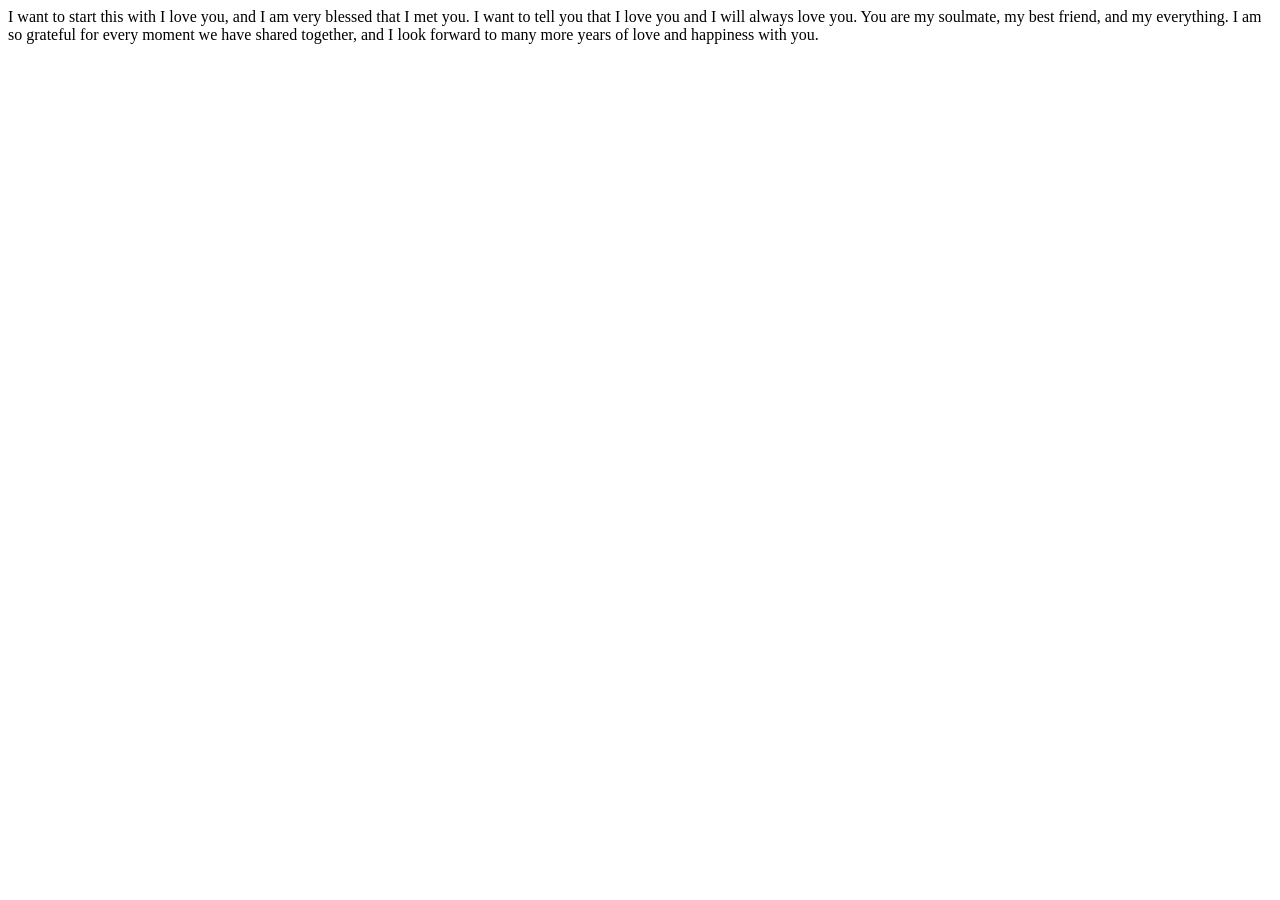
<file: ALL CODE/How we met.html>
<!DOCTYPE html>
<html lang="en">
<head>
  <meta charset="UTF-8">
  <meta name="viewport" content="width=device-width, initial-scale=1.0">
  <title>Chapter 1</title>
</head>

<body>

I want to start this with I love you, and I am very blessed that I met you. I want to tell you that I love you and I will always love you. You are my soulmate, my best friend, and my everything. I am so grateful for every moment we have shared together, and I look forward to many more years of love and happiness with you.

</body>


</html>
</file>
<file: ALL CODE/main-design.css>
:root {
  --bg-1: #0a0618;
  --bg-2: #15102b;
  --surface: rgba(255, 255, 255, 0.08);
  --surface-strong: rgba(255, 255, 255, 0.12);
  --accent: #b388ff;
  --accent-soft: #d8c4ff;
  --text-main: #ffffff;
  --text-muted: #cfc9e8;
  --border: rgba(255, 255, 255, 0.1);
  --shadow: 0 18px 40px rgba(3, 1, 18, 0.45);
}

* {
  box-sizing: border-box;
  margin: 0;
  padding: 0;
}

html {
  scroll-behavior: smooth;
}

body {
  min-height: 100vh;
  background:
    radial-gradient(circle at top, rgba(179, 136, 255, 0.12), transparent 18%),
    linear-gradient(to bottom, var(--bg-1), var(--bg-2), #120a2d);
  color: var(--text-main);
  font-family: 'Inter', sans-serif;
  line-height: 1.7;
  overflow-x: hidden;
  position: relative;
}

body::before {
  content: '';
  position: fixed;
  inset: 0;
  background:
    radial-gradient(circle at 15% 10%, rgba(255, 232, 204, 0.04), transparent 8%),
    radial-gradient(circle at 80% 20%, rgba(179, 136, 255, 0.06), transparent 10%),
    radial-gradient(circle at 50% 70%, rgba(216, 196, 255, 0.03), transparent 12%);
  pointer-events: none;
  z-index: 0;
}

body::after {
  content: '';
  position: fixed;
  inset: 0;
  background:
    radial-gradient(circle at 20% 20%, rgba(255, 255, 255, 0.04), transparent 1px),
    radial-gradient(circle at 70% 30%, rgba(255, 255, 255, 0.03), transparent 1px),
    radial-gradient(circle at 40% 80%, rgba(255, 255, 255, 0.03), transparent 1px);
  background-size: 180px 180px, 240px 240px, 220px 220px;
  pointer-events: none;
  z-index: 0;
}

body::after {
  background:
    linear-gradient(to bottom, rgba(255, 255, 255, 0.02), transparent 18%),
    radial-gradient(circle at 20% 20%, rgba(255, 255, 255, 0.04), transparent 1px),
    radial-gradient(circle at 70% 30%, rgba(255, 255, 255, 0.03), transparent 1px),
    radial-gradient(circle at 40% 80%, rgba(255, 255, 255, 0.03), transparent 1px);
  background-size: auto, 180px 180px, 240px 240px, 220px 220px;
}

#hero,
main,
footer {
  position: relative;
  z-index: 1;
}

#hero {
  min-height: 100vh;
  display: flex;
  align-items: center;
  justify-content: center;
  text-align: center;
  padding: 90px 20px;
}

.hero-content {
  max-width: 740px;
}

.hero-content h1 {
  font-family: 'Playfair Display', serif;
  font-size: clamp(3.5rem, 5vw, 5rem);
  line-height: 1;
  margin-bottom: 16px;
  letter-spacing: 0.04em;
}

.hero-content p {
  color: var(--text-muted);
  font-size: 1rem;
  margin-bottom: 24px;
}

.hero-button {
  display: inline-block;
  padding: 12px 22px;
  background: linear-gradient(90deg, var(--accent-soft), var(--accent));
  color: #120b2d;
  text-decoration: none;
  font-weight: 700;
  border-radius: 999px;
  box-shadow: 0 12px 30px rgba(179, 136, 255, 0.32);
  transition: transform 0.3s ease, box-shadow 0.3s ease;
}

.hero-button:hover {
  transform: translateY(-2px);
  box-shadow: 0 16px 36px rgba(179, 136, 255, 0.45);
}

.story-section {
  position: relative;
  max-width: 1100px;
  margin: 0 auto;
  padding: 40px 18px 60px;
}

.story-section::before {
  content: '';
  position: absolute;
  left: 50%;
  top: 0;
  bottom: 0;
  width: 2px;
  background: linear-gradient(to bottom, transparent, rgba(179, 136, 255, 0.9), rgba(216, 196, 255, 0.3), transparent);
  transform: translateX(-50%);
  box-shadow:
    0 0 8px rgba(179, 136, 255, 0.22),
    0 0 18px rgba(179, 136, 255, 0.08);
}

.story-card {
  position: relative;
  width: calc(50% - 40px);
  background: var(--surface);
  border: 1px solid var(--border);
  border-radius: 20px;
  padding: 22px;
  color: var(--text-main);
  box-shadow: var(--shadow);
  backdrop-filter: blur(14px) saturate(130%);
  -webkit-backdrop-filter: blur(14px) saturate(130%);
}

.story-section:nth-child(odd) .story-card {
  margin-right: auto;
}

.story-section:nth-child(even) .story-card {
  margin-left: auto;
}

.story-card::before {
  content: '';
  position: absolute;
  top: 28px;
  width: 16px;
  height: 16px;
  background: radial-gradient(circle, #fff7d9 0%, var(--accent-soft) 58%, var(--accent) 100%);
  border-radius: 50%;
  box-shadow:
    0 0 0 5px rgba(255, 232, 204, 0.06),
    0 0 12px rgba(255, 232, 204, 0.18),
    0 0 24px rgba(179, 136, 255, 0.32);
}

.story-section:nth-child(odd) .story-card::before {
  right: -49px;
}

.story-section:nth-child(even) .story-card::before {
  left: -49px;
}

.story-card h2 {
  font-family: 'Playfair Display', serif;
  font-size: 2rem;
  margin-bottom: 18px;
}

.story-card p,
.story-card li {
  color: var(--text-muted);
}

.image-container {
  margin: 0 0 18px;
}

.image-container img {
  width: 100%;
  height: 300px;
  object-fit: cover;
  border-radius: 14px;
  display: block;
  border: 1px solid rgba(255, 255, 255, 0.08);
  box-shadow:
    inset 0 1px 0 rgba(255, 255, 255, 0.06),
    0 10px 24px rgba(3, 1, 18, 0.38);
}

.story-card a {
  display: inline-block;
  margin-top: 12px;
  color: var(--accent-soft);
  text-decoration: none;
  font-weight: 600;
}

.story-card a:hover {
  color: #fff;
  text-decoration: underline;
}

#future .story-card {
  background:
    linear-gradient(180deg, rgba(21, 16, 43, 0.95), rgba(10, 6, 24, 0.95)),
    radial-gradient(circle at top, rgba(179, 136, 255, 0.1), transparent 30%);
}

#future ul {
  list-style: none;
  margin-top: 16px;
}

#future li {
  padding: 10px 0;
  border-bottom: 1px solid rgba(255, 255, 255, 0.06);
}

#love-letter .story-card {
  background: linear-gradient(180deg, rgba(255, 255, 255, 0.07), rgba(255, 255, 255, 0.04));
}

footer {
  padding: 60px 18px 80px;
  text-align: center;
}

.footer-content {
  max-width: 640px;
  margin: 0 auto;
}

.footer-content h2 {
  font-family: 'Playfair Display', serif;
  font-size: 2rem;
  margin-bottom: 10px;
}

.footer-content p {
  color: var(--text-muted);
}

@media (max-width: 768px) {
  .story-section::before {
    left: 12px;
    transform: none;
  }

  .story-card {
    width: calc(100% - 38px);
    margin-left: 38px;
    padding: 22px;
  }

  .story-section:nth-child(odd) .story-card,
  .story-section:nth-child(even) .story-card {
    margin-right: 0;
    margin-left: 38px;
  }

  .story-card::before {
    left: -26px;
    right: auto;
    top: 24px;
  }

  .story-card h2 {
    font-size: 1.7rem;
  }

  .image-container img {
    height: 240px;
  }

  .footer-content h2 {
    font-size: 1.7rem;
  }
}
</file>
